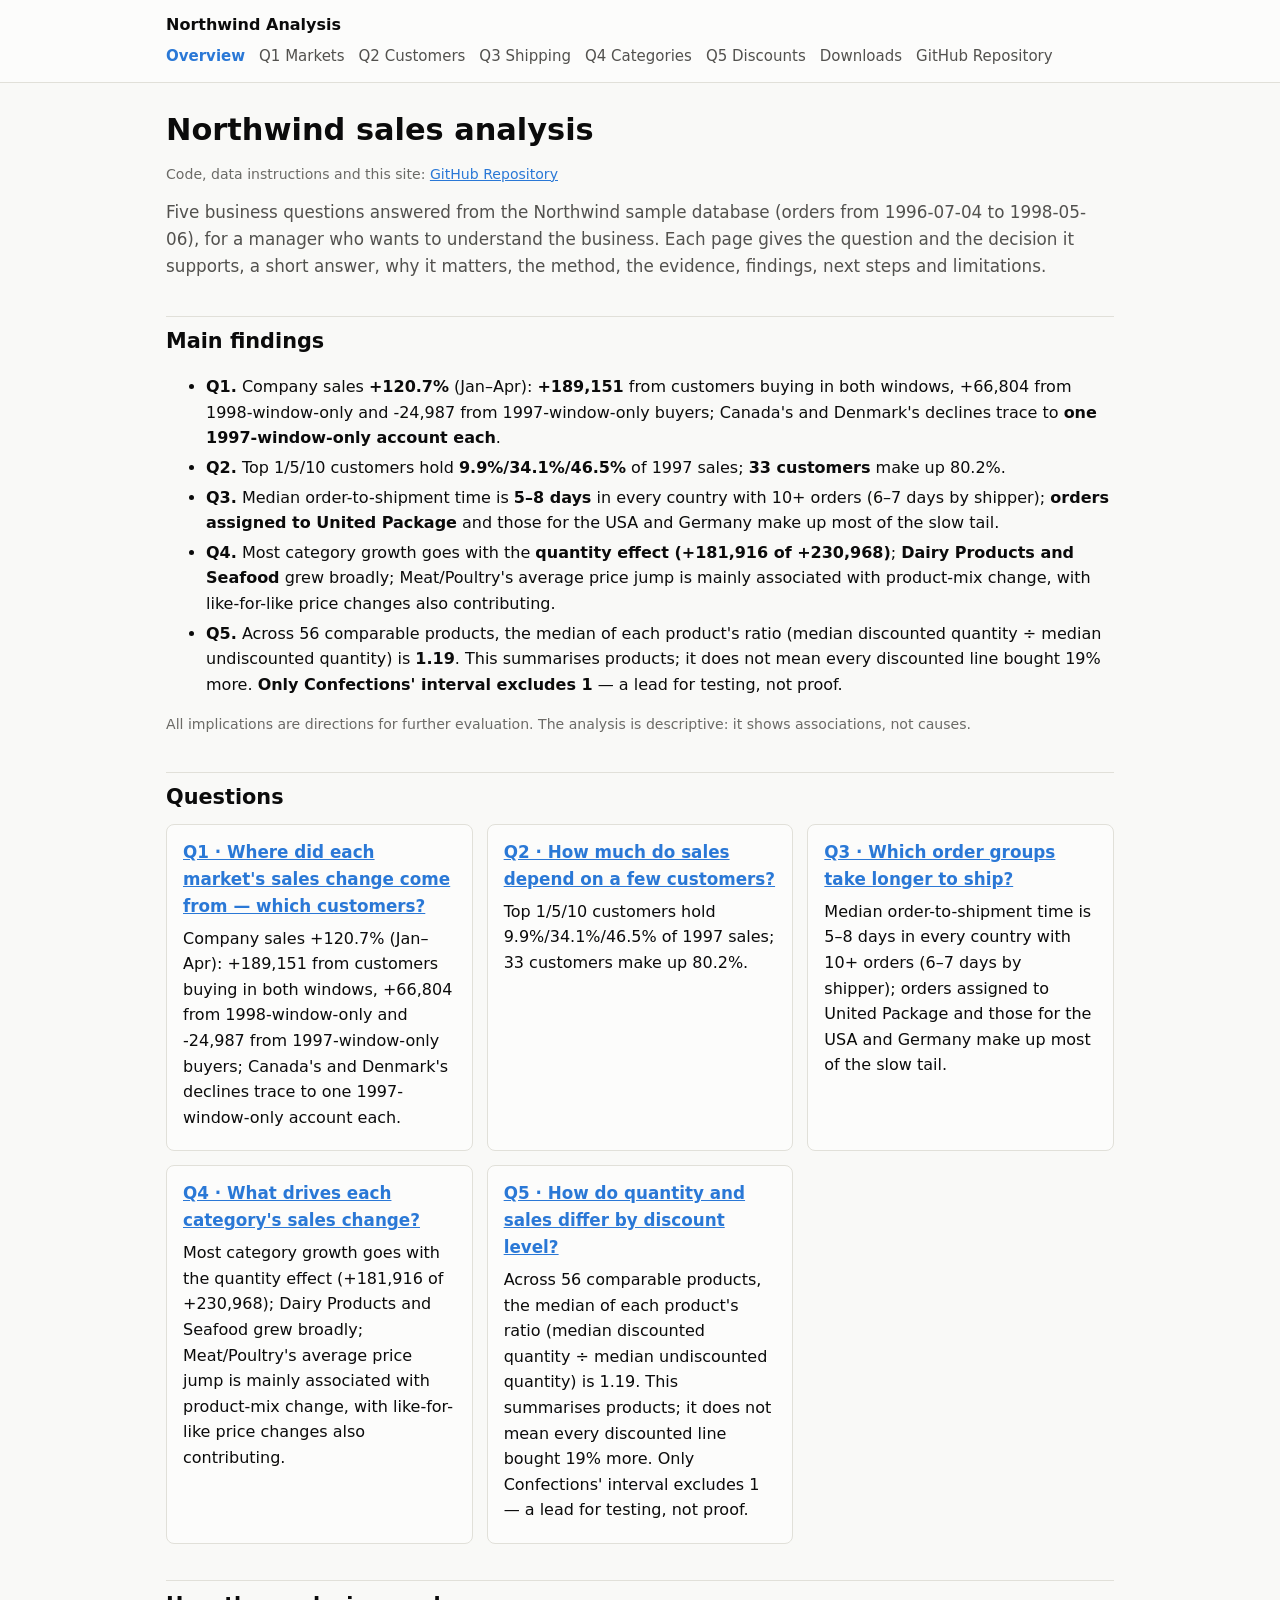
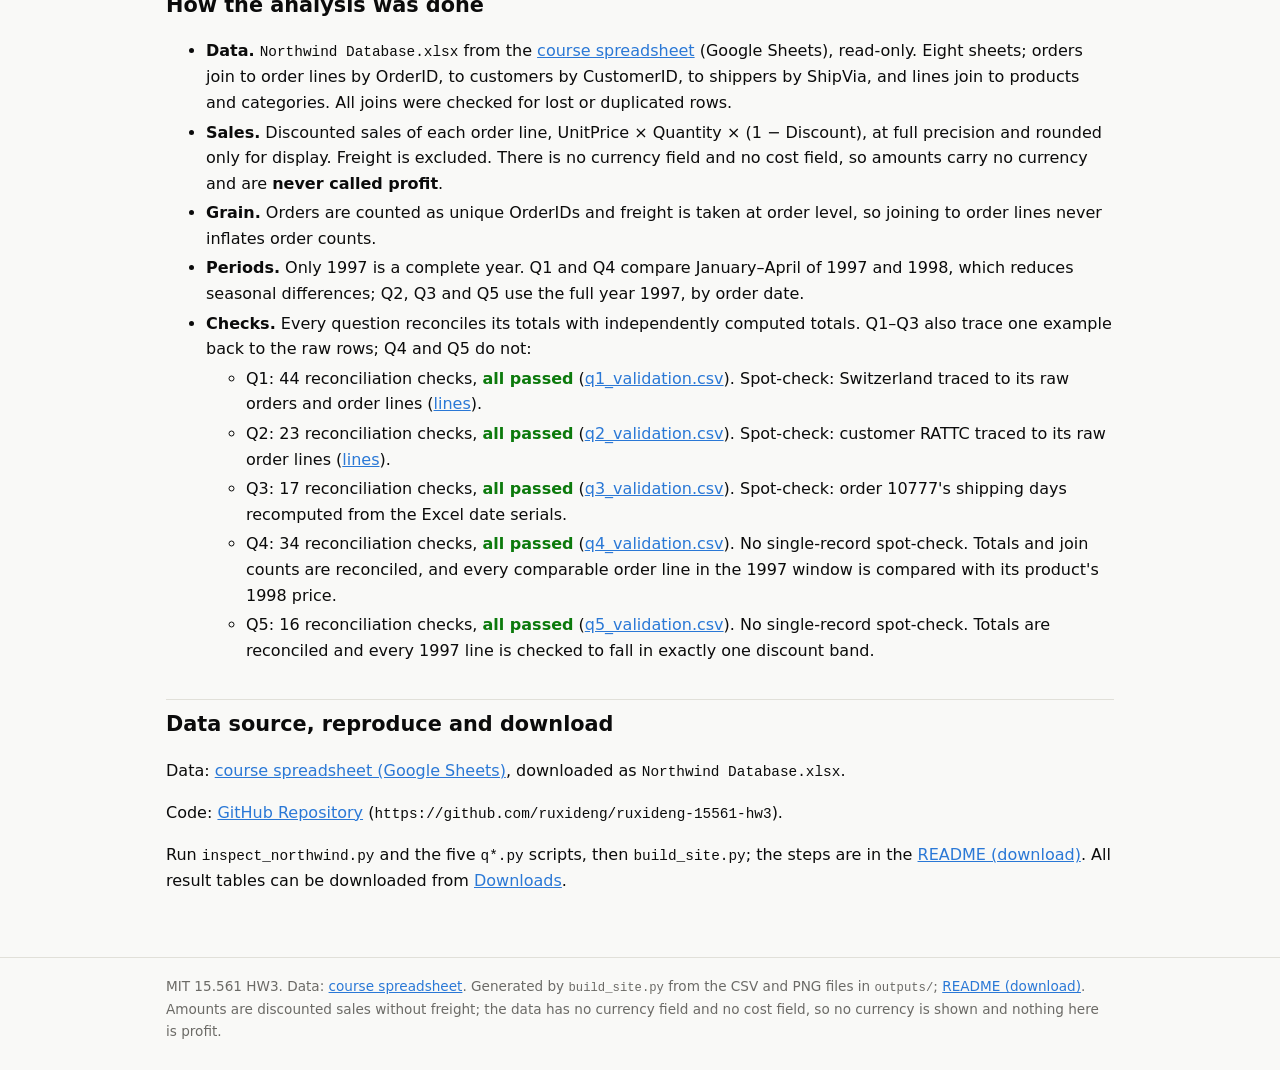
<file: site/index.html>
<!doctype html>
<html lang="en"><head><meta charset="utf-8">
<meta name="viewport" content="width=device-width, initial-scale=1">
<title>Overview · Northwind Analysis</title>
<link rel="stylesheet" href="style.css"></head>
<body><header class="top"><div class="wrap"><span class="brand">Northwind Analysis</span>
<nav><a href="index.html" aria-current="page">Overview</a><a href="q1.html">Q1 Markets</a><a href="q2.html">Q2 Customers</a><a href="q3.html">Q3 Shipping</a><a href="q4.html">Q4 Categories</a><a href="q5.html">Q5 Discounts</a><a href="downloads.html">Downloads</a><a href="https://github.com/ruxideng/ruxideng-15561-hw3" rel="noopener">GitHub Repository</a></nav></div></header>
<main class="wrap"><h1>Northwind sales analysis</h1><p class="note">Code, data instructions and this site: <a href="https://github.com/ruxideng/ruxideng-15561-hw3">GitHub Repository</a></p><p class="lede">Five business questions answered from the Northwind sample database (orders from 1996-07-04 to 1998-05-06), for a manager who wants to understand the business. Each page gives the question and the decision it supports, a short answer, why it matters, the method, the evidence, findings, next steps and limitations.</p><section><h2>Main findings</h2><ul class="tight"><li><strong>Q1.</strong> Company sales <strong>+120.7%</strong> (Jan–Apr): <strong>+189,151</strong> from customers buying in both windows, +66,804 from 1998-window-only and -24,987 from 1997-window-only buyers; Canada's and Denmark's declines trace to <strong>one 1997-window-only account each</strong>.</li><li><strong>Q2.</strong> Top 1/5/10 customers hold <strong>9.9%/34.1%/46.5%</strong> of 1997 sales; <strong>33 customers</strong> make up 80.2%.</li><li><strong>Q3.</strong> Median order-to-shipment time is <strong>5–8 days</strong> in every country with 10+ orders (6–7 days by shipper); <strong>orders assigned to United Package</strong> and those for the USA and Germany make up most of the slow tail.</li><li><strong>Q4.</strong> Most category growth goes with the <strong>quantity effect (+181,916 of +230,968)</strong>; <strong>Dairy Products and Seafood</strong> grew broadly; Meat/Poultry's average price jump is mainly associated with product-mix change, with like-for-like price changes also contributing.</li><li><strong>Q5.</strong> Across 56 comparable products, the median of each product's ratio (median discounted quantity ÷ median undiscounted quantity) is <strong>1.19</strong>. This summarises products; it does not mean every discounted line bought 19% more. <strong>Only Confections' interval excludes 1</strong> — a lead for testing, not proof.</li></ul><p class="note">All implications are directions for further evaluation. The analysis is descriptive: it shows associations, not causes.</p></section><section><h2>Questions</h2><div class="cards"><div class="card"><h3><a href="q1.html">Q1 · Where did each market&#x27;s sales change come from — which customers?</a></h3><p>Company sales +120.7% (Jan–Apr): +189,151 from customers buying in both windows, +66,804 from 1998-window-only and -24,987 from 1997-window-only buyers; Canada's and Denmark's declines trace to one 1997-window-only account each.</p></div><div class="card"><h3><a href="q2.html">Q2 · How much do sales depend on a few customers?</a></h3><p>Top 1/5/10 customers hold 9.9%/34.1%/46.5% of 1997 sales; 33 customers make up 80.2%.</p></div><div class="card"><h3><a href="q3.html">Q3 · Which order groups take longer to ship?</a></h3><p>Median order-to-shipment time is 5–8 days in every country with 10+ orders (6–7 days by shipper); orders assigned to United Package and those for the USA and Germany make up most of the slow tail.</p></div><div class="card"><h3><a href="q4.html">Q4 · What drives each category&#x27;s sales change?</a></h3><p>Most category growth goes with the quantity effect (+181,916 of +230,968); Dairy Products and Seafood grew broadly; Meat/Poultry's average price jump is mainly associated with product-mix change, with like-for-like price changes also contributing.</p></div><div class="card"><h3><a href="q5.html">Q5 · How do quantity and sales differ by discount level?</a></h3><p>Across 56 comparable products, the median of each product's ratio (median discounted quantity ÷ median undiscounted quantity) is 1.19. This summarises products; it does not mean every discounted line bought 19% more. Only Confections' interval excludes 1 — a lead for testing, not proof.</p></div></div></section><section><h2>How the analysis was done</h2><ul class="tight"><li><strong>Data.</strong> <code>Northwind Database.xlsx</code> from the <a href="https://docs.google.com/spreadsheets/d/1mD4Hn4NZdJlXMC4EJcSp27vg-_jbxUYJ95vQvMbSpVM/edit">course spreadsheet</a> (Google Sheets), read-only. Eight sheets; orders join to order lines by OrderID, to customers by CustomerID, to shippers by ShipVia, and lines join to products and categories. All joins were checked for lost or duplicated rows.</li><li><strong>Sales.</strong> Discounted sales of each order line, UnitPrice × Quantity × (1 − Discount), at full precision and rounded only for display. Freight is excluded. There is no currency field and no cost field, so amounts carry no currency and are <strong>never called profit</strong>.</li><li><strong>Grain.</strong> Orders are counted as unique OrderIDs and freight is taken at order level, so joining to order lines never inflates order counts.</li><li><strong>Periods.</strong> Only 1997 is a complete year. Q1 and Q4 compare January–April of 1997 and 1998, which reduces seasonal differences; Q2, Q3 and Q5 use the full year 1997, by order date.</li><li><strong>Checks.</strong> Every question reconciles its totals with independently computed totals. Q1–Q3 also trace one example back to the raw rows; Q4 and Q5 do not:<ul class="tight"><li>Q1: 44 reconciliation checks, <span class="pass">all passed</span> (<a href="data/q1_country/q1_validation.csv">q1_validation.csv</a>). Spot-check: Switzerland traced to its raw orders and order lines (<a href="data/q1_country/spotcheck_Switzerland_lines.csv">lines</a>).</li><li>Q2: 23 reconciliation checks, <span class="pass">all passed</span> (<a href="data/q2_customers/q2_validation.csv">q2_validation.csv</a>). Spot-check: customer RATTC traced to its raw order lines (<a href="data/q2_customers/spotcheck_RATTC_lines.csv">lines</a>).</li><li>Q3: 17 reconciliation checks, <span class="pass">all passed</span> (<a href="data/q3_shipping/q3_validation.csv">q3_validation.csv</a>). Spot-check: order 10777's shipping days recomputed from the Excel date serials.</li><li>Q4: 34 reconciliation checks, <span class="pass">all passed</span> (<a href="data/q4_categories/q4_validation.csv">q4_validation.csv</a>). No single-record spot-check. Totals and join counts are reconciled, and every comparable order line in the 1997 window is compared with its product's 1998 price.</li><li>Q5: 16 reconciliation checks, <span class="pass">all passed</span> (<a href="data/q5_discounts/q5_validation.csv">q5_validation.csv</a>). No single-record spot-check. Totals are reconciled and every 1997 line is checked to fall in exactly one discount band.</li></ul></li></ul></section><section><h2>Data source, reproduce and download</h2><p>Data: <a href="https://docs.google.com/spreadsheets/d/1mD4Hn4NZdJlXMC4EJcSp27vg-_jbxUYJ95vQvMbSpVM/edit">course spreadsheet (Google Sheets)</a>, downloaded as <code>Northwind Database.xlsx</code>.</p><p>Code: <a href="https://github.com/ruxideng/ruxideng-15561-hw3">GitHub Repository</a> (<code>https://github.com/ruxideng/ruxideng-15561-hw3</code>).</p><p>Run <code>inspect_northwind.py</code> and the five <code>q*.py</code> scripts, then <code>build_site.py</code>; the steps are in the <a href="README.md" download>README (download)</a>. All result tables can be downloaded from <a href="downloads.html">Downloads</a>.</p></section></main>
<footer><div class="wrap">MIT 15.561 HW3. Data: <a href="https://docs.google.com/spreadsheets/d/1mD4Hn4NZdJlXMC4EJcSp27vg-_jbxUYJ95vQvMbSpVM/edit">course spreadsheet</a>.
Generated by <code>build_site.py</code> from the CSV and PNG files in <code>outputs/</code>;
<a href="README.md" download>README (download)</a>. Amounts are discounted sales without freight; the
data has no currency field and no cost field, so no currency is shown and nothing here is profit.</div></footer>
</body></html>
</file>
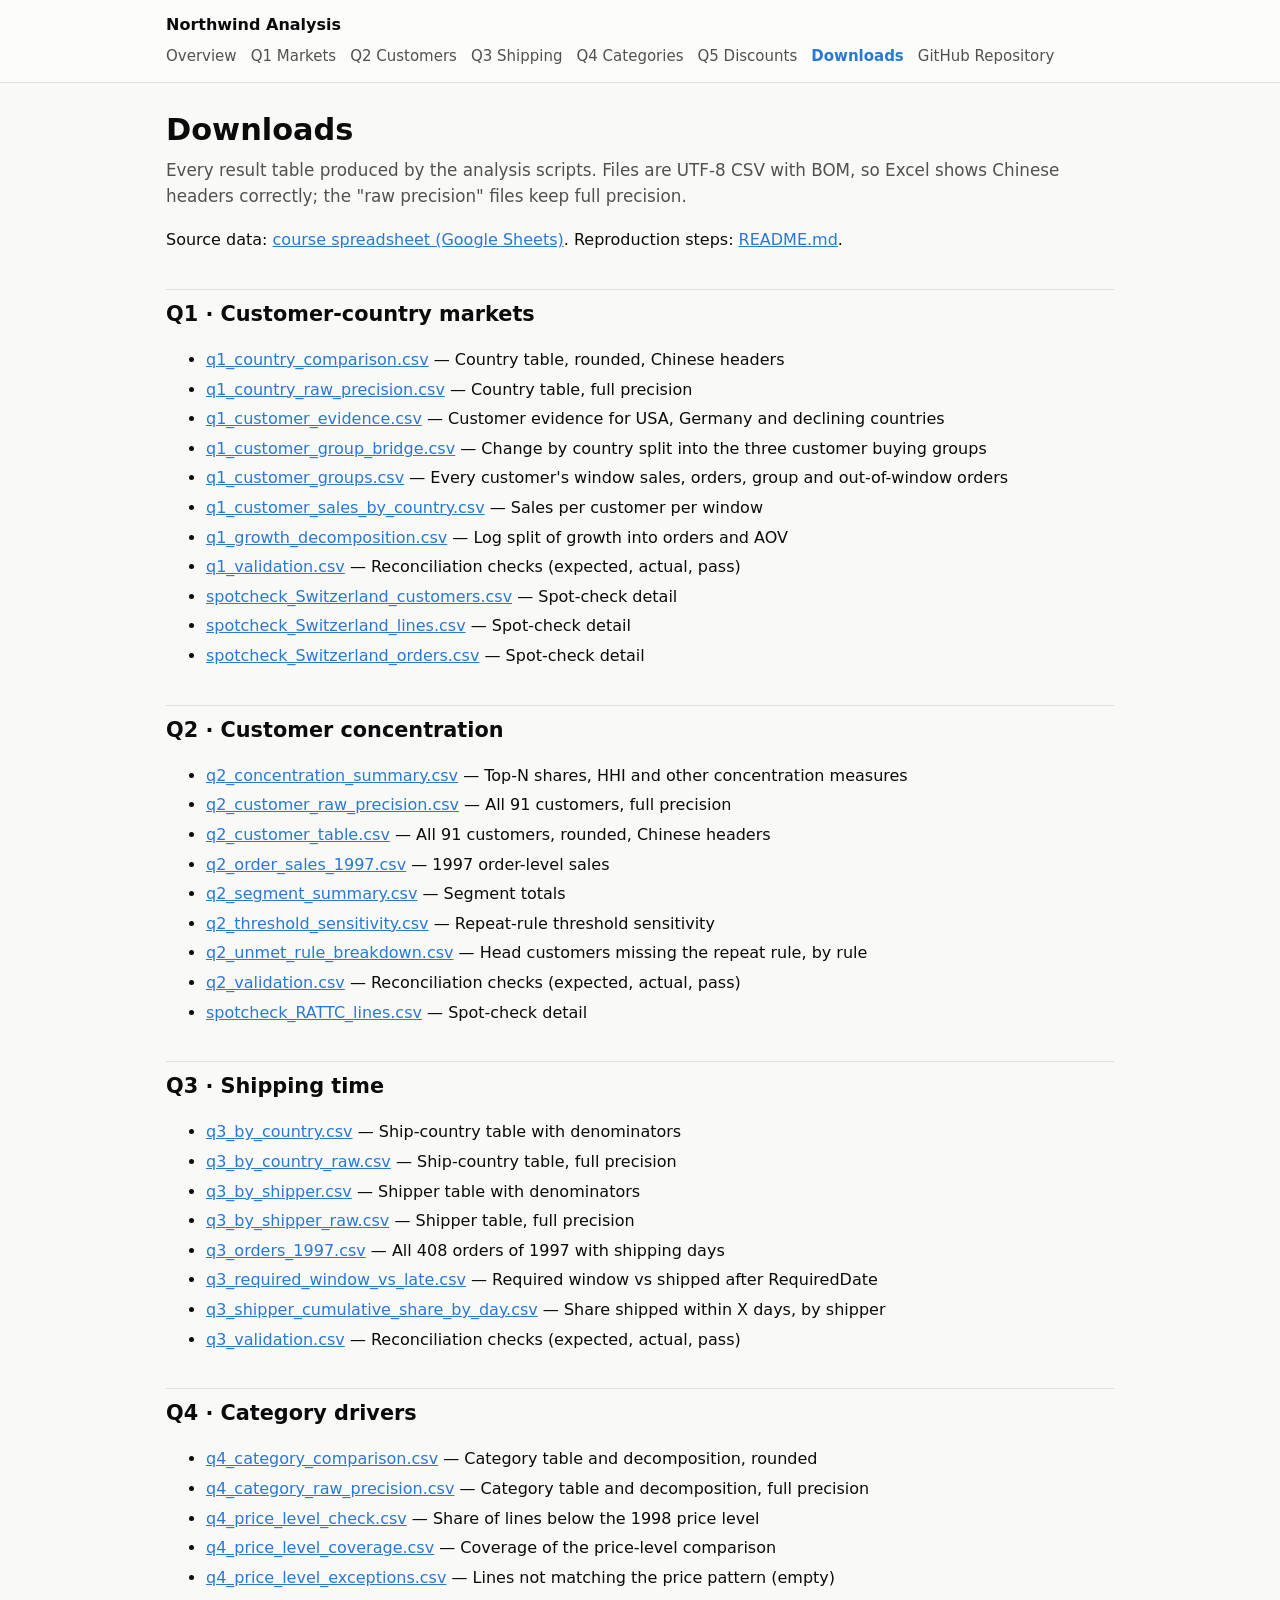
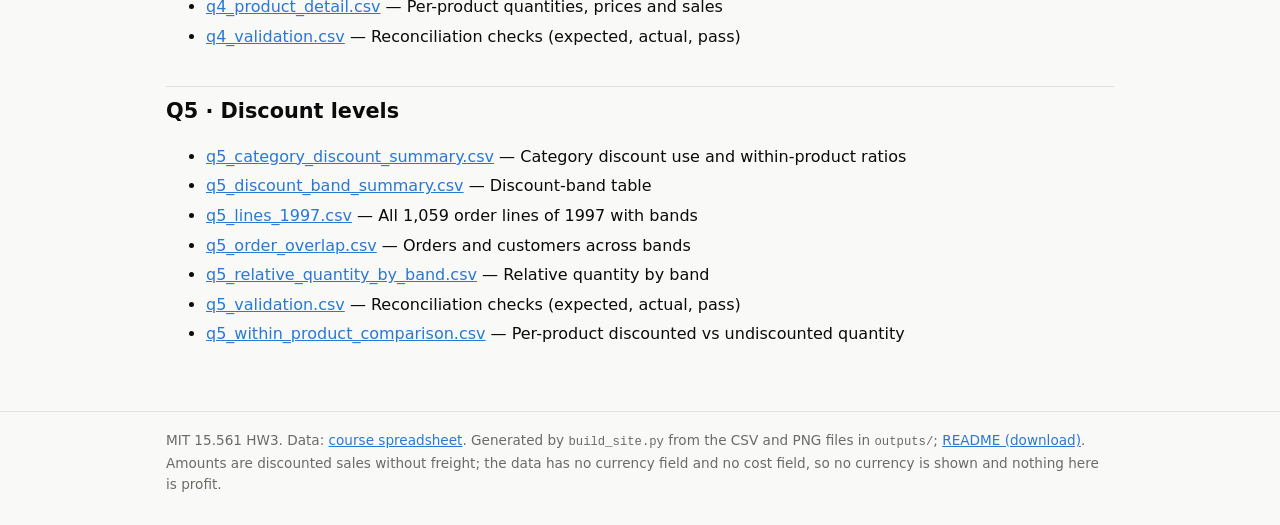
<file: site/downloads.html>
<!doctype html>
<html lang="en"><head><meta charset="utf-8">
<meta name="viewport" content="width=device-width, initial-scale=1">
<title>Downloads · Northwind Analysis</title>
<link rel="stylesheet" href="style.css"></head>
<body><header class="top"><div class="wrap"><span class="brand">Northwind Analysis</span>
<nav><a href="index.html">Overview</a><a href="q1.html">Q1 Markets</a><a href="q2.html">Q2 Customers</a><a href="q3.html">Q3 Shipping</a><a href="q4.html">Q4 Categories</a><a href="q5.html">Q5 Discounts</a><a href="downloads.html" aria-current="page">Downloads</a><a href="https://github.com/ruxideng/ruxideng-15561-hw3" rel="noopener">GitHub Repository</a></nav></div></header>
<main class="wrap"><h1>Downloads</h1><p class="lede">Every result table produced by the analysis scripts. Files are UTF-8 CSV with BOM, so Excel shows Chinese headers correctly; the "raw precision" files keep full precision.</p><p>Source data: <a href="https://docs.google.com/spreadsheets/d/1mD4Hn4NZdJlXMC4EJcSp27vg-_jbxUYJ95vQvMbSpVM/edit">course spreadsheet (Google Sheets)</a>. Reproduction steps: <a href="README.md" download>README.md</a>.</p><section><h2>Q1 · Customer-country markets</h2><ul class="tight"><li><a href="data/q1_country/q1_country_comparison.csv">q1_country_comparison.csv</a> — Country table, rounded, Chinese headers</li><li><a href="data/q1_country/q1_country_raw_precision.csv">q1_country_raw_precision.csv</a> — Country table, full precision</li><li><a href="data/q1_country/q1_customer_evidence.csv">q1_customer_evidence.csv</a> — Customer evidence for USA, Germany and declining countries</li><li><a href="data/q1_country/q1_customer_group_bridge.csv">q1_customer_group_bridge.csv</a> — Change by country split into the three customer buying groups</li><li><a href="data/q1_country/q1_customer_groups.csv">q1_customer_groups.csv</a> — Every customer&#x27;s window sales, orders, group and out-of-window orders</li><li><a href="data/q1_country/q1_customer_sales_by_country.csv">q1_customer_sales_by_country.csv</a> — Sales per customer per window</li><li><a href="data/q1_country/q1_growth_decomposition.csv">q1_growth_decomposition.csv</a> — Log split of growth into orders and AOV</li><li><a href="data/q1_country/q1_validation.csv">q1_validation.csv</a> — Reconciliation checks (expected, actual, pass)</li><li><a href="data/q1_country/spotcheck_Switzerland_customers.csv">spotcheck_Switzerland_customers.csv</a> — Spot-check detail</li><li><a href="data/q1_country/spotcheck_Switzerland_lines.csv">spotcheck_Switzerland_lines.csv</a> — Spot-check detail</li><li><a href="data/q1_country/spotcheck_Switzerland_orders.csv">spotcheck_Switzerland_orders.csv</a> — Spot-check detail</li></ul></section><section><h2>Q2 · Customer concentration</h2><ul class="tight"><li><a href="data/q2_customers/q2_concentration_summary.csv">q2_concentration_summary.csv</a> — Top-N shares, HHI and other concentration measures</li><li><a href="data/q2_customers/q2_customer_raw_precision.csv">q2_customer_raw_precision.csv</a> — All 91 customers, full precision</li><li><a href="data/q2_customers/q2_customer_table.csv">q2_customer_table.csv</a> — All 91 customers, rounded, Chinese headers</li><li><a href="data/q2_customers/q2_order_sales_1997.csv">q2_order_sales_1997.csv</a> — 1997 order-level sales</li><li><a href="data/q2_customers/q2_segment_summary.csv">q2_segment_summary.csv</a> — Segment totals</li><li><a href="data/q2_customers/q2_threshold_sensitivity.csv">q2_threshold_sensitivity.csv</a> — Repeat-rule threshold sensitivity</li><li><a href="data/q2_customers/q2_unmet_rule_breakdown.csv">q2_unmet_rule_breakdown.csv</a> — Head customers missing the repeat rule, by rule</li><li><a href="data/q2_customers/q2_validation.csv">q2_validation.csv</a> — Reconciliation checks (expected, actual, pass)</li><li><a href="data/q2_customers/spotcheck_RATTC_lines.csv">spotcheck_RATTC_lines.csv</a> — Spot-check detail</li></ul></section><section><h2>Q3 · Shipping time</h2><ul class="tight"><li><a href="data/q3_shipping/q3_by_country.csv">q3_by_country.csv</a> — Ship-country table with denominators</li><li><a href="data/q3_shipping/q3_by_country_raw.csv">q3_by_country_raw.csv</a> — Ship-country table, full precision</li><li><a href="data/q3_shipping/q3_by_shipper.csv">q3_by_shipper.csv</a> — Shipper table with denominators</li><li><a href="data/q3_shipping/q3_by_shipper_raw.csv">q3_by_shipper_raw.csv</a> — Shipper table, full precision</li><li><a href="data/q3_shipping/q3_orders_1997.csv">q3_orders_1997.csv</a> — All 408 orders of 1997 with shipping days</li><li><a href="data/q3_shipping/q3_required_window_vs_late.csv">q3_required_window_vs_late.csv</a> — Required window vs shipped after RequiredDate</li><li><a href="data/q3_shipping/q3_shipper_cumulative_share_by_day.csv">q3_shipper_cumulative_share_by_day.csv</a> — Share shipped within X days, by shipper</li><li><a href="data/q3_shipping/q3_validation.csv">q3_validation.csv</a> — Reconciliation checks (expected, actual, pass)</li></ul></section><section><h2>Q4 · Category drivers</h2><ul class="tight"><li><a href="data/q4_categories/q4_category_comparison.csv">q4_category_comparison.csv</a> — Category table and decomposition, rounded</li><li><a href="data/q4_categories/q4_category_raw_precision.csv">q4_category_raw_precision.csv</a> — Category table and decomposition, full precision</li><li><a href="data/q4_categories/q4_price_level_check.csv">q4_price_level_check.csv</a> — Share of lines below the 1998 price level</li><li><a href="data/q4_categories/q4_price_level_coverage.csv">q4_price_level_coverage.csv</a> — Coverage of the price-level comparison</li><li><a href="data/q4_categories/q4_price_level_exceptions.csv">q4_price_level_exceptions.csv</a> — Lines not matching the price pattern (empty)</li><li><a href="data/q4_categories/q4_product_detail.csv">q4_product_detail.csv</a> — Per-product quantities, prices and sales</li><li><a href="data/q4_categories/q4_validation.csv">q4_validation.csv</a> — Reconciliation checks (expected, actual, pass)</li></ul></section><section><h2>Q5 · Discount levels</h2><ul class="tight"><li><a href="data/q5_discounts/q5_category_discount_summary.csv">q5_category_discount_summary.csv</a> — Category discount use and within-product ratios</li><li><a href="data/q5_discounts/q5_discount_band_summary.csv">q5_discount_band_summary.csv</a> — Discount-band table</li><li><a href="data/q5_discounts/q5_lines_1997.csv">q5_lines_1997.csv</a> — All 1,059 order lines of 1997 with bands</li><li><a href="data/q5_discounts/q5_order_overlap.csv">q5_order_overlap.csv</a> — Orders and customers across bands</li><li><a href="data/q5_discounts/q5_relative_quantity_by_band.csv">q5_relative_quantity_by_band.csv</a> — Relative quantity by band</li><li><a href="data/q5_discounts/q5_validation.csv">q5_validation.csv</a> — Reconciliation checks (expected, actual, pass)</li><li><a href="data/q5_discounts/q5_within_product_comparison.csv">q5_within_product_comparison.csv</a> — Per-product discounted vs undiscounted quantity</li></ul></section></main>
<footer><div class="wrap">MIT 15.561 HW3. Data: <a href="https://docs.google.com/spreadsheets/d/1mD4Hn4NZdJlXMC4EJcSp27vg-_jbxUYJ95vQvMbSpVM/edit">course spreadsheet</a>.
Generated by <code>build_site.py</code> from the CSV and PNG files in <code>outputs/</code>;
<a href="README.md" download>README (download)</a>. Amounts are discounted sales without freight; the
data has no currency field and no cost field, so no currency is shown and nothing here is profit.</div></footer>
</body></html>
</file>
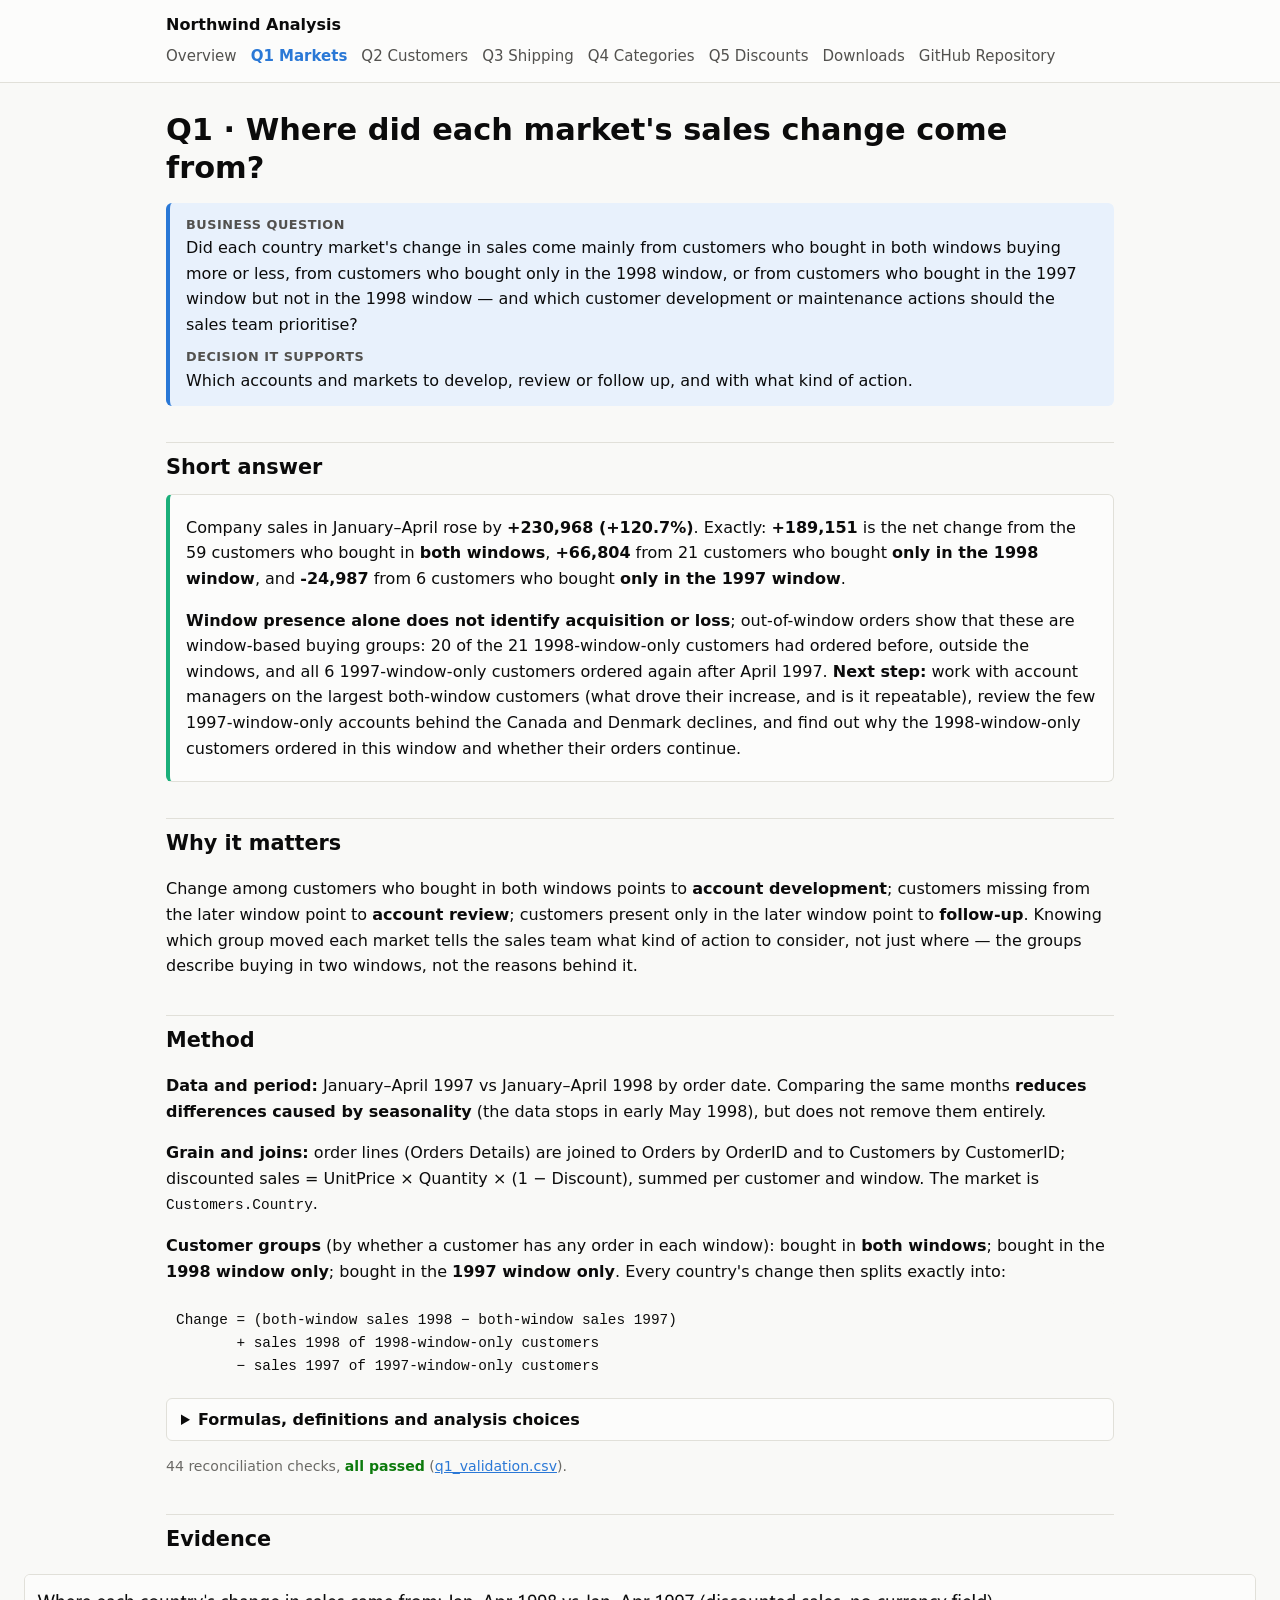
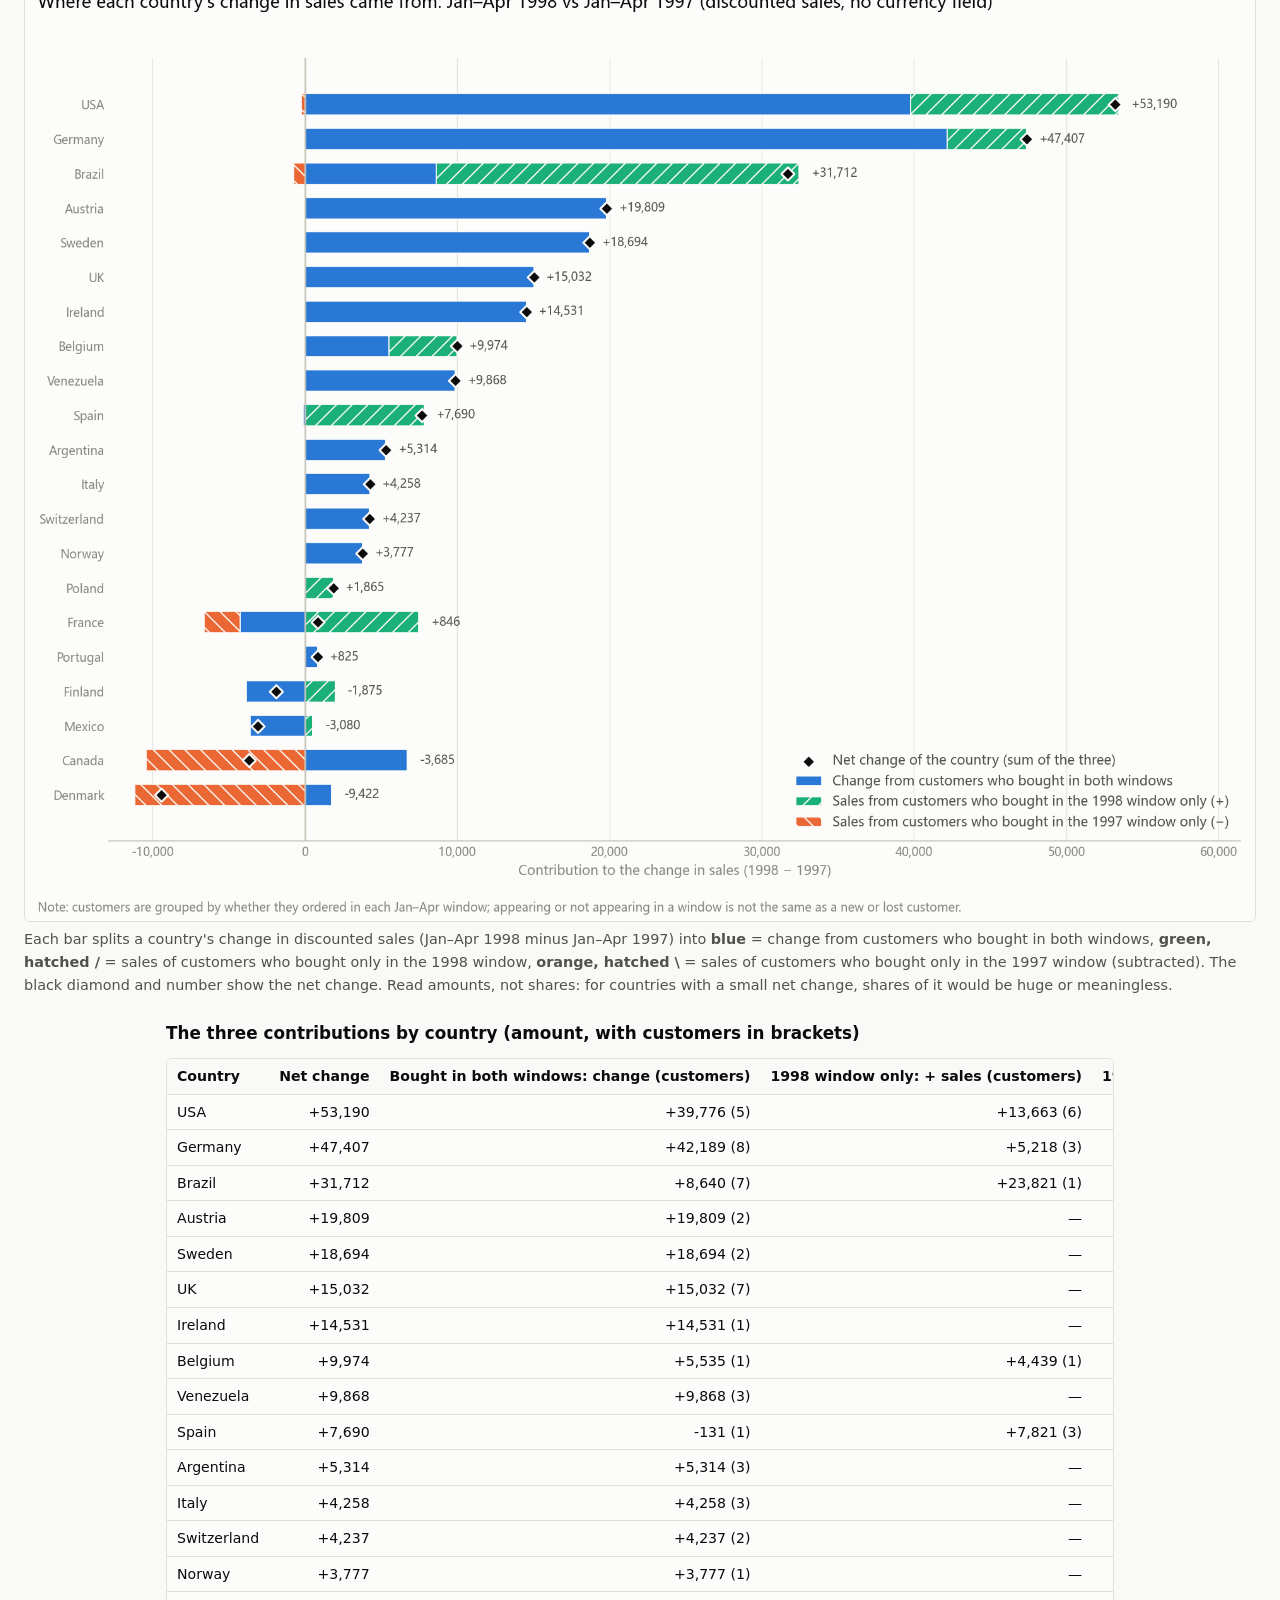
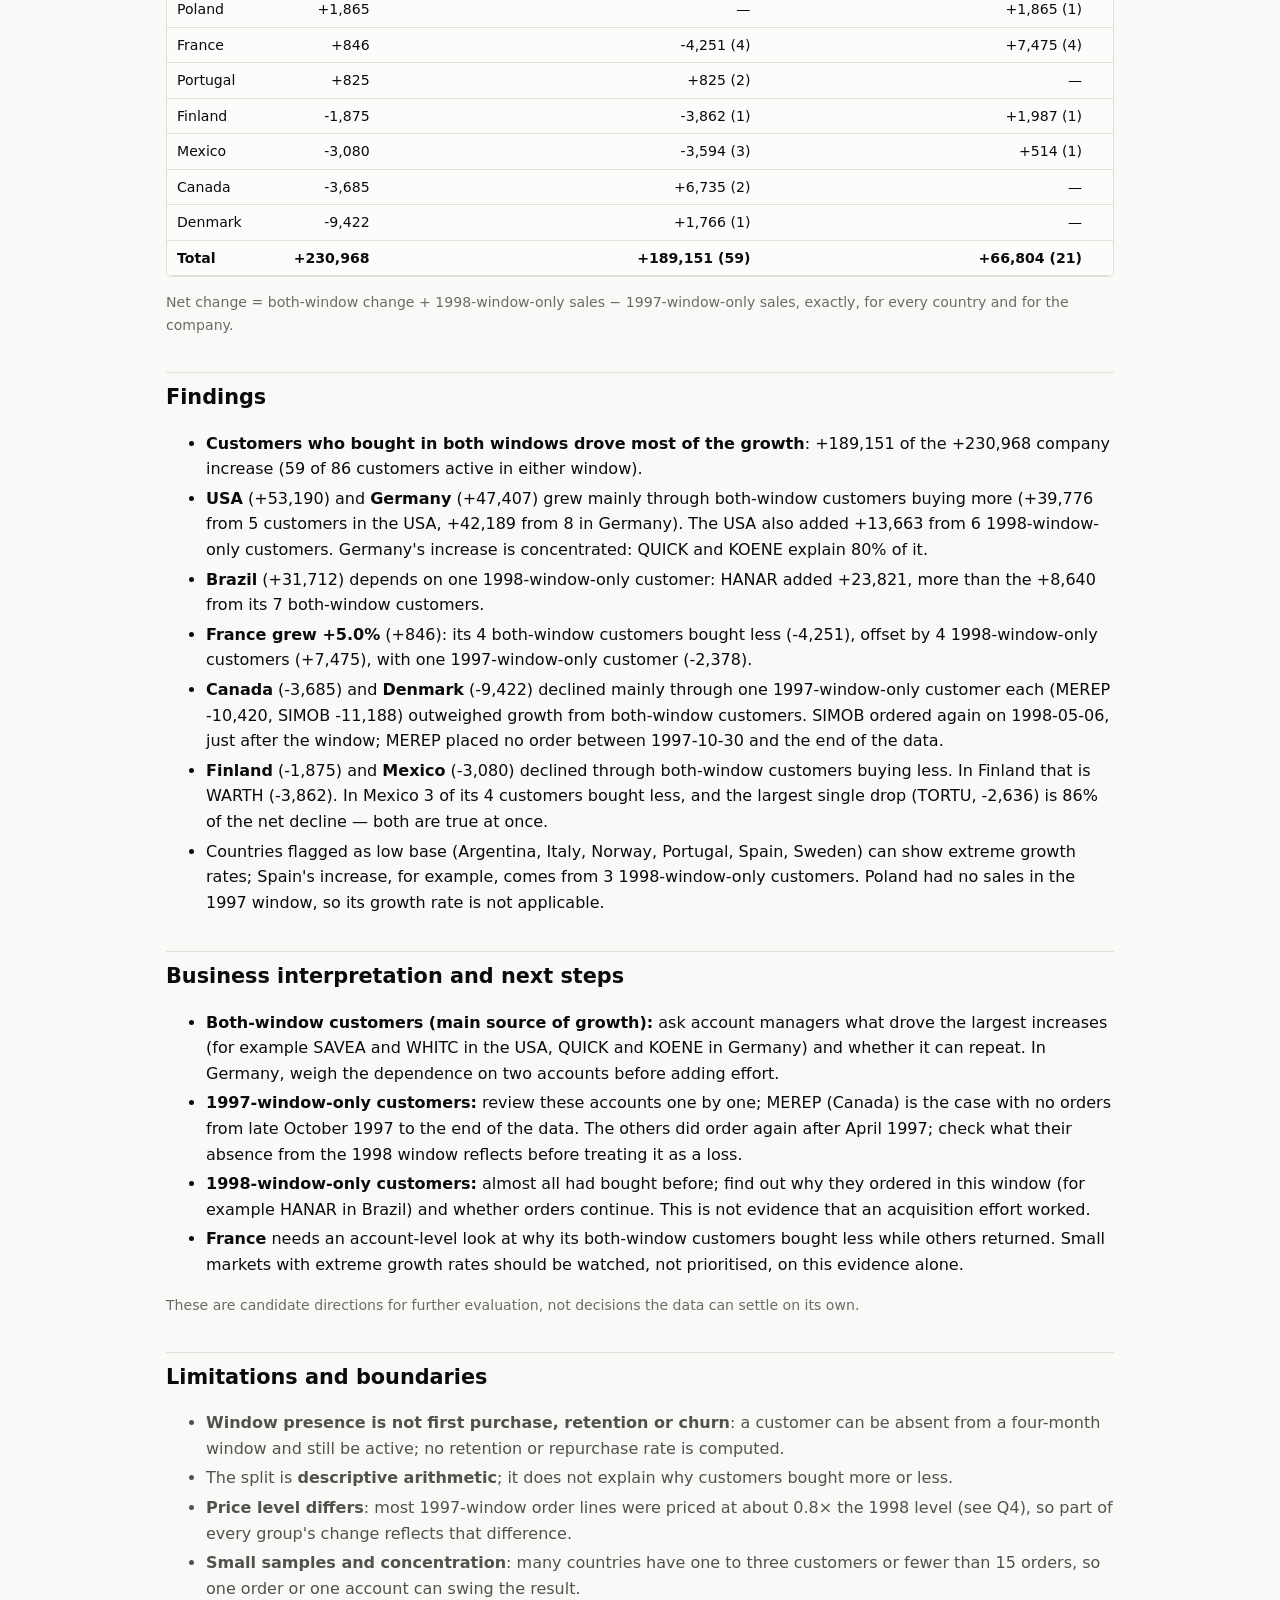
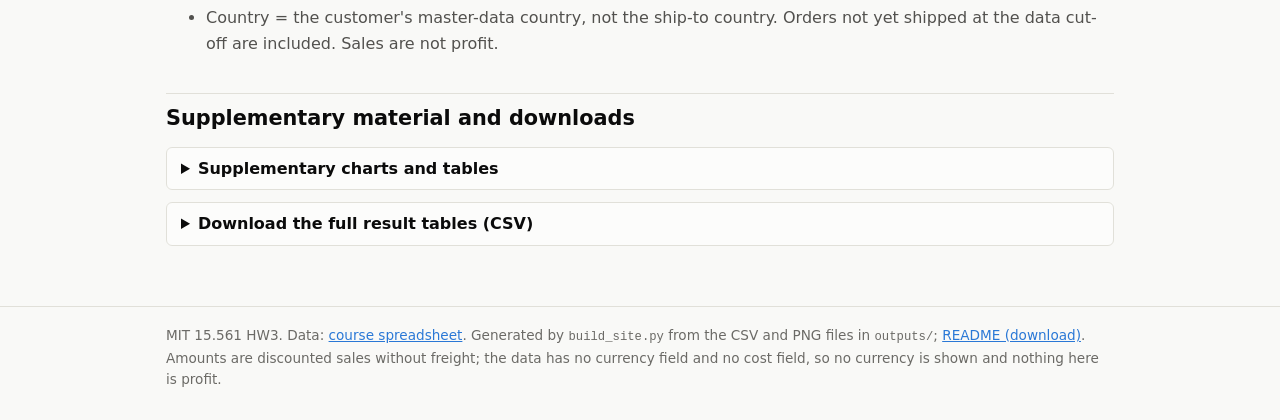
<file: site/q1.html>
<!doctype html>
<html lang="en"><head><meta charset="utf-8">
<meta name="viewport" content="width=device-width, initial-scale=1">
<title>Q1 · Where did each market&#x27;s sales change come from? · Northwind Analysis</title>
<link rel="stylesheet" href="style.css"></head>
<body><header class="top"><div class="wrap"><span class="brand">Northwind Analysis</span>
<nav><a href="index.html">Overview</a><a href="q1.html" aria-current="page">Q1 Markets</a><a href="q2.html">Q2 Customers</a><a href="q3.html">Q3 Shipping</a><a href="q4.html">Q4 Categories</a><a href="q5.html">Q5 Discounts</a><a href="downloads.html">Downloads</a><a href="https://github.com/ruxideng/ruxideng-15561-hw3" rel="noopener">GitHub Repository</a></nav></div></header>
<main class="wrap"><h1>Q1 · Where did each market&#x27;s sales change come from?</h1><div class="question"><span class="label">Business question</span>Did each country market&#x27;s change in sales come mainly from customers who bought in both windows buying more or less, from customers who bought only in the 1998 window, or from customers who bought in the 1997 window but not in the 1998 window — and which customer development or maintenance actions should the sales team prioritise?<span class="label decision">Decision it supports</span>Which accounts and markets to develop, review or follow up, and with what kind of action.</div><section><h2>Short answer</h2><div class="answer"><p>Company sales in January–April rose by <strong>+230,968 (+120.7%)</strong>. Exactly: <strong>+189,151</strong> is the net change from the 59 customers who bought in <strong>both windows</strong>, <strong>+66,804</strong> from 21 customers who bought <strong>only in the 1998 window</strong>, and <strong>-24,987</strong> from 6 customers who bought <strong>only in the 1997 window</strong>.</p><p><strong>Window presence alone does not identify acquisition or loss</strong>; out-of-window orders show that these are window-based buying groups: 20 of the 21 1998-window-only customers had ordered before, outside the windows, and all 6 1997-window-only customers ordered again after April 1997. <strong>Next step:</strong> work with account managers on the largest both-window customers (what drove their increase, and is it repeatable), review the few 1997-window-only accounts behind the Canada and Denmark declines, and find out why the 1998-window-only customers ordered in this window and whether their orders continue.</p></div></section><section><h2>Why it matters</h2><p>Change among customers who bought in both windows points to <strong>account development</strong>; customers missing from the later window point to <strong>account review</strong>; customers present only in the later window point to <strong>follow-up</strong>. Knowing which group moved each market tells the sales team what kind of action to consider, not just where — the groups describe buying in two windows, not the reasons behind it.</p></section><section><h2>Method</h2><p><strong>Data and period:</strong> January–April 1997 vs January–April 1998 by order date. Comparing the same months <strong>reduces differences caused by seasonality</strong> (the data stops in early May 1998), but does not remove them entirely.</p><p><strong>Grain and joins:</strong> order lines (Orders Details) are joined to Orders by OrderID and to Customers by CustomerID; discounted sales = UnitPrice × Quantity × (1 − Discount), summed per customer and window. The market is <code>Customers.Country</code>.</p><p><strong>Customer groups</strong> (by whether a customer has any order in each window): bought in <strong>both windows</strong>; bought in the <strong>1998 window only</strong>; bought in the <strong>1997 window only</strong>. Every country's change then splits exactly into:</p><span class="formula">Change = (both-window sales 1998 − both-window sales 1997)
       + sales 1998 of 1998-window-only customers
       − sales 1997 of 1997-window-only customers</span><details><summary>Formulas, definitions and analysis choices</summary><span class="formula">Growth = (S1998 − S1997) / S1997   (not applicable when S1997 = 0)
AOV = Sales / unique OrderID
ln(S1/S0) = ln(O1/O0) + ln(AOV1/AOV0)   where O = orders</span><p>Windows: OrderDate 1997-01-01 to 1997-04-30 and 1998-01-01 to 1998-04-30. Context columns: orders placed outside both windows (before 1998 for 1998-window-only customers; after April 1997 for 1997-window-only customers). They describe purchase timing and do not turn the groups into new or lost customers. Flags: low base = 1997 sales below 2% of the 1997 total; ≤2 customers in either window; one customer above 50% of a window's sales. Checks: the three groups are mutually exclusive, cover every customer active in either window, and their contributions add up to each country's and the company's change.</p></details><p class="note">44 reconciliation checks, <span class="pass">all passed</span> (<a href="data/q1_country/q1_validation.csv">q1_validation.csv</a>).</p></section><section><h2>Evidence</h2><figure><a href="img/q1_customer_group_bridge_en.png"><img src="img/q1_customer_group_bridge_en.png" alt="Stacked bars per country splitting the change in sales into three customer groups" loading="lazy"></a><figcaption>Each bar splits a country's change in discounted sales (Jan–Apr 1998 minus Jan–Apr 1997) into <strong>blue</strong> = change from customers who bought in both windows, <strong>green, hatched /</strong> = sales of customers who bought only in the 1998 window, <strong>orange, hatched \</strong> = sales of customers who bought only in the 1997 window (subtracted). The black diamond and number show the net change. Read amounts, not shares: for countries with a small net change, shares of it would be huge or meaningless.</figcaption></figure><h3>The three contributions by country (amount, with customers in brackets)</h3><div class="table-wrap"><table><thead><tr><th class="l">Country</th><th>Net change</th><th>Bought in both windows: change (customers)</th><th>1998 window only: + sales (customers)</th><th>1997 window only: − sales (customers)</th></tr></thead><tbody><tr><td class="l">USA</td><td>+53,190</td><td>+39,776 (5)</td><td>+13,663 (6)</td><td>-249 (2)</td></tr><tr><td class="l">Germany</td><td>+47,407</td><td>+42,189 (8)</td><td>+5,218 (3)</td><td>—</td></tr><tr><td class="l">Brazil</td><td>+31,712</td><td>+8,640 (7)</td><td>+23,821 (1)</td><td>-750 (1)</td></tr><tr><td class="l">Austria</td><td>+19,809</td><td>+19,809 (2)</td><td>—</td><td>—</td></tr><tr><td class="l">Sweden</td><td>+18,694</td><td>+18,694 (2)</td><td>—</td><td>—</td></tr><tr><td class="l">UK</td><td>+15,032</td><td>+15,032 (7)</td><td>—</td><td>—</td></tr><tr><td class="l">Ireland</td><td>+14,531</td><td>+14,531 (1)</td><td>—</td><td>—</td></tr><tr><td class="l">Belgium</td><td>+9,974</td><td>+5,535 (1)</td><td>+4,439 (1)</td><td>—</td></tr><tr><td class="l">Venezuela</td><td>+9,868</td><td>+9,868 (3)</td><td>—</td><td>—</td></tr><tr><td class="l">Spain</td><td>+7,690</td><td>-131 (1)</td><td>+7,821 (3)</td><td>—</td></tr><tr><td class="l">Argentina</td><td>+5,314</td><td>+5,314 (3)</td><td>—</td><td>—</td></tr><tr><td class="l">Italy</td><td>+4,258</td><td>+4,258 (3)</td><td>—</td><td>—</td></tr><tr><td class="l">Switzerland</td><td>+4,237</td><td>+4,237 (2)</td><td>—</td><td>—</td></tr><tr><td class="l">Norway</td><td>+3,777</td><td>+3,777 (1)</td><td>—</td><td>—</td></tr><tr><td class="l">Poland</td><td>+1,865</td><td>—</td><td>+1,865 (1)</td><td>—</td></tr><tr><td class="l">France</td><td>+846</td><td>-4,251 (4)</td><td>+7,475 (4)</td><td>-2,378 (1)</td></tr><tr><td class="l">Portugal</td><td>+825</td><td>+825 (2)</td><td>—</td><td>—</td></tr><tr><td class="l">Finland</td><td>-1,875</td><td>-3,862 (1)</td><td>+1,987 (1)</td><td>—</td></tr><tr><td class="l">Mexico</td><td>-3,080</td><td>-3,594 (3)</td><td>+514 (1)</td><td>—</td></tr><tr><td class="l">Canada</td><td>-3,685</td><td>+6,735 (2)</td><td>—</td><td>-10,420 (1)</td></tr><tr><td class="l">Denmark</td><td>-9,422</td><td>+1,766 (1)</td><td>—</td><td>-11,188 (1)</td></tr><tr class="total"><td class="l">Total</td><td>+230,968</td><td>+189,151 (59)</td><td>+66,804 (21)</td><td>-24,987 (6)</td></tr></tbody></table></div><p class="note">Net change = both-window change + 1998-window-only sales − 1997-window-only sales, exactly, for every country and for the company.</p></section><section><h2>Findings</h2><ul class="tight"><li><strong>Customers who bought in both windows drove most of the growth</strong>: +189,151 of the +230,968 company increase (59 of 86 customers active in either window).</li><li><strong>USA</strong> (+53,190) and <strong>Germany</strong> (+47,407) grew mainly through both-window customers buying more (+39,776 from 5 customers in the USA, +42,189 from 8 in Germany). The USA also added +13,663 from 6 1998-window-only customers. Germany's increase is concentrated: QUICK and KOENE explain 80% of it.</li><li><strong>Brazil</strong> (+31,712) depends on one 1998-window-only customer: HANAR added +23,821, more than the +8,640 from its 7 both-window customers.</li><li><strong>France grew +5.0%</strong> (+846): its 4 both-window customers bought less (-4,251), offset by 4 1998-window-only customers (+7,475), with one 1997-window-only customer (-2,378).</li><li><strong>Canada</strong> (-3,685) and <strong>Denmark</strong> (-9,422) declined mainly through one 1997-window-only customer each (MEREP -10,420, SIMOB -11,188) outweighed growth from both-window customers. SIMOB ordered again on 1998-05-06, just after the window; MEREP placed no order between 1997-10-30 and the end of the data.</li><li><strong>Finland</strong> (-1,875) and <strong>Mexico</strong> (-3,080) declined through both-window customers buying less. In Finland that is WARTH (-3,862). In Mexico 3 of its 4 customers bought less, and the largest single drop (TORTU, -2,636) is 86% of the net decline — both are true at once.</li><li>Countries flagged as low base (Argentina, Italy, Norway, Portugal, Spain, Sweden) can show extreme growth rates; Spain's increase, for example, comes from 3 1998-window-only customers. Poland had no sales in the 1997 window, so its growth rate is not applicable.</li></ul></section><section><h2>Business interpretation and next steps</h2><ul class="tight"><li><strong>Both-window customers (main source of growth):</strong> ask account managers what drove the largest increases (for example SAVEA and WHITC in the USA, QUICK and KOENE in Germany) and whether it can repeat. In Germany, weigh the dependence on two accounts before adding effort.</li><li><strong>1997-window-only customers:</strong> review these accounts one by one; MEREP (Canada) is the case with no orders from late October 1997 to the end of the data. The others did order again after April 1997; check what their absence from the 1998 window reflects before treating it as a loss.</li><li><strong>1998-window-only customers:</strong> almost all had bought before; find out why they ordered in this window (for example HANAR in Brazil) and whether orders continue. This is not evidence that an acquisition effort worked.</li><li><strong>France</strong> needs an account-level look at why its both-window customers bought less while others returned. Small markets with extreme growth rates should be watched, not prioritised, on this evidence alone.</li></ul><p class="note">These are candidate directions for further evaluation, not decisions the data can settle on its own.</p></section><section><h2>Limitations and boundaries</h2><ul class="tight limits"><li><strong>Window presence is not first purchase, retention or churn</strong>: a customer can be absent from a four-month window and still be active; no retention or repurchase rate is computed.</li><li>The split is <strong>descriptive arithmetic</strong>; it does not explain why customers bought more or less.</li><li><strong>Price level differs</strong>: most 1997-window order lines were priced at about 0.8× the 1998 level (see Q4), so part of every group's change reflects that difference.</li><li><strong>Small samples and concentration</strong>: many countries have one to three customers or fewer than 15 orders, so one order or one account can swing the result.</li><li>Country = the customer's master-data country, not the ship-to country. Orders not yet shipped at the data cut-off are included. Sales are not profit.</li></ul></section><section><h2>Supplementary material and downloads</h2><details><summary>Supplementary charts and tables</summary><figure><a href="img/q1_country_sales_chart_en.png"><img src="img/q1_country_sales_chart_en.png" alt="Bar charts of sales by country in both windows and the change" loading="lazy"></a><figcaption>Background: discounted sales by customer country, Jan–Apr 1997 (light) vs 1998 (dark), and the change with growth in brackets ("n/a" = no 1997 sales).</figcaption></figure><h3>Country size and growth (background)</h3><div class="table-wrap"><table><thead><tr><th class="l">Country</th><th>Sales 1997</th><th>Sales 1998</th><th>Change</th><th>Growth</th><th>Orders</th><th>Customers</th><th>AOV</th><th>Share Δ (pp)</th><th class="wrap-cell">Flags</th></tr></thead><tbody><tr><td class="l">USA</td><td>31,517.75</td><td>84,707.80</td><td>+53,190.05</td><td>+168.8%</td><td>12 → 35</td><td>7 → 11</td><td>2,626 → 2,420</td><td>+3.6</td><td class="wrap-cell"></td></tr><tr><td class="l">Germany</td><td>28,433.64</td><td>75,840.50</td><td>+47,406.86</td><td>+166.7%</td><td>17 → 32</td><td>8 → 11</td><td>1,673 → 2,370</td><td>+3.1</td><td class="wrap-cell">one customer &gt;50% of a window&#x27;s sales</td></tr><tr><td class="l">Brazil</td><td>11,097.12</td><td>42,808.69</td><td>+31,711.57</td><td>+285.8%</td><td>12 → 27</td><td>8 → 8</td><td>925 → 1,586</td><td>+4.3</td><td class="wrap-cell">one customer &gt;50% of a window&#x27;s sales</td></tr><tr><td class="l">Austria</td><td>19,973.36</td><td>39,782.65</td><td>+19,809.28</td><td>+99.2%</td><td>7 → 10</td><td>2 → 2</td><td>2,853 → 3,978</td><td>-1.0</td><td class="wrap-cell">≤2 customers in a window; one customer &gt;50% of a window&#x27;s sales</td></tr><tr><td class="l">UK</td><td>7,591.70</td><td>22,623.53</td><td>+15,031.83</td><td>+198.0%</td><td>9 → 16</td><td>7 → 7</td><td>844 → 1,414</td><td>+1.4</td><td class="wrap-cell"></td></tr><tr><td class="l">Ireland</td><td>5,870.92</td><td>20,402.12</td><td>+14,531.19</td><td>+247.5%</td><td>3 → 4</td><td>1 → 1</td><td>1,957 → 5,101</td><td>+1.8</td><td class="wrap-cell">≤2 customers in a window; one customer &gt;50% of a window&#x27;s sales</td></tr><tr><td class="l">Sweden</td><td>1,703.82</td><td>20,398.23</td><td>+18,694.41</td><td>+1097.2%</td><td>4 → 14</td><td>2 → 2</td><td>426 → 1,457</td><td>+3.9</td><td class="wrap-cell">low base (&lt;2% of 1997 total); ≤2 customers in a window; one customer &gt;50% of a window&#x27;s sales</td></tr><tr><td class="l">Venezuela</td><td>10,125.38</td><td>19,993.69</td><td>+9,868.31</td><td>+97.5%</td><td>8 → 16</td><td>3 → 3</td><td>1,266 → 1,250</td><td>-0.6</td><td class="wrap-cell">one customer &gt;50% of a window&#x27;s sales</td></tr><tr><td class="l">France</td><td>17,083.50</td><td>17,929.43</td><td>+845.93</td><td>+5.0%</td><td>14 → 22</td><td>5 → 8</td><td>1,220 → 815</td><td>-4.7</td><td class="wrap-cell"></td></tr><tr><td class="l">Belgium</td><td>6,109.48</td><td>16,083.67</td><td>+9,974.19</td><td>+163.3%</td><td>3 → 10</td><td>1 → 2</td><td>2,036 → 1,608</td><td>+0.6</td><td class="wrap-cell">≤2 customers in a window; one customer &gt;50% of a window&#x27;s sales</td></tr><tr><td class="l">Canada</td><td>15,210.71</td><td>11,525.55</td><td>-3,685.16</td><td>-24.2%</td><td>8 → 9</td><td>3 → 2</td><td>1,901 → 1,281</td><td>-5.2</td><td class="wrap-cell">≤2 customers in a window; one customer &gt;50% of a window&#x27;s sales</td></tr><tr><td class="l">Switzerland</td><td>4,411.80</td><td>8,649.01</td><td>+4,237.21</td><td>+96.0%</td><td>2 → 6</td><td>2 → 2</td><td>2,206 → 1,442</td><td>-0.3</td><td class="wrap-cell">≤2 customers in a window; one customer &gt;50% of a window&#x27;s sales</td></tr><tr><td class="l">Spain</td><td>338.20</td><td>8,028.60</td><td>+7,690.40</td><td>+2273.9%</td><td>1 → 12</td><td>1 → 4</td><td>338 → 669</td><td>+1.7</td><td class="wrap-cell">low base (&lt;2% of 1997 total); ≤2 customers in a window; one customer &gt;50% of a window&#x27;s sales</td></tr><tr><td class="l">Italy</td><td>2,585.69</td><td>6,843.80</td><td>+4,258.11</td><td>+164.7%</td><td>5 → 10</td><td>3 → 3</td><td>517 → 684</td><td>+0.3</td><td class="wrap-cell">low base (&lt;2% of 1997 total); one customer &gt;50% of a window&#x27;s sales</td></tr><tr><td class="l">Argentina</td><td>988.10</td><td>6,302.50</td><td>+5,314.40</td><td>+537.8%</td><td>3 → 10</td><td>3 → 3</td><td>329 → 630</td><td>+1.0</td><td class="wrap-cell">low base (&lt;2% of 1997 total)</td></tr><tr><td class="l">Denmark</td><td>13,706.40</td><td>4,284.00</td><td>-9,422.40</td><td>-68.7%</td><td>2 → 3</td><td>2 → 1</td><td>6,853 → 1,428</td><td>-6.1</td><td class="wrap-cell">≤2 customers in a window; one customer &gt;50% of a window&#x27;s sales</td></tr><tr><td class="l">Portugal</td><td>3,277.98</td><td>4,102.70</td><td>+824.71</td><td>+25.2%</td><td>4 → 3</td><td>2 → 2</td><td>819 → 1,368</td><td>-0.7</td><td class="wrap-cell">low base (&lt;2% of 1997 total); ≤2 customers in a window; one customer &gt;50% of a window&#x27;s sales</td></tr><tr><td class="l">Norway</td><td>200.00</td><td>3,976.75</td><td>+3,776.75</td><td>+1888.4%</td><td>1 → 3</td><td>1 → 1</td><td>200 → 1,326</td><td>+0.8</td><td class="wrap-cell">low base (&lt;2% of 1997 total); ≤2 customers in a window; one customer &gt;50% of a window&#x27;s sales</td></tr><tr><td class="l">Mexico</td><td>6,964.51</td><td>3,884.90</td><td>-3,079.61</td><td>-44.2%</td><td>4 → 5</td><td>3 → 4</td><td>1,741 → 777</td><td>-2.7</td><td class="wrap-cell">one customer &gt;50% of a window&#x27;s sales</td></tr><tr><td class="l">Finland</td><td>4,131.80</td><td>2,257.00</td><td>-1,874.80</td><td>-45.4%</td><td>4 → 5</td><td>1 → 2</td><td>1,033 → 451</td><td>-1.6</td><td class="wrap-cell">≤2 customers in a window; one customer &gt;50% of a window&#x27;s sales</td></tr><tr><td class="l">Poland</td><td>0.00</td><td>1,865.10</td><td>+1,865.10</td><td>not applicable</td><td>0 → 4</td><td>0 → 1</td><td>n/a → 466</td><td>+0.4</td><td class="wrap-cell">no sales in 1997 window, sales in 1998 window; ≤2 customers in a window; one customer &gt;50% of a window&#x27;s sales</td></tr><tr class="total"><td class="l">Total</td><td>191,321.88</td><td>422,290.24</td><td>+230,968.36</td><td>+120.7%</td><td>123 → 256</td><td>65 → 80</td><td>1,555 → 1,650</td><td></td><td class="wrap-cell"></td></tr></tbody></table></div><p class="note">Share Δ = change in the country's share of company sales (internal share, not market share), in percentage points. AOV = average order value.</p><h3>Concentration inside the largest markets</h3><div class="table-wrap"><table><thead><tr><th class="l">Country</th><th>Largest customer 1997</th><th>Largest customer 1998</th><th>Top contributor to the increase</th><th>Its share of the net increase</th><th>Top two share</th></tr></thead><tbody><tr><td class="l">USA</td><td>RATTC 45.6%</td><td>SAVEA 37.8%</td><td>SAVEA +20,329.54</td><td>38.2%</td><td>59.5%</td></tr><tr><td class="l">Germany</td><td>QUICK 54.8%</td><td>QUICK 49.1%</td><td>QUICK +21,631.56</td><td>45.6%</td><td>80.0%</td></tr><tr><td class="l">Brazil</td><td>QUEEN 24.5%</td><td>HANAR 55.6%</td><td>HANAR +23,821.20</td><td>75.1%</td><td>89.7%</td></tr></tbody></table></div><h3>Customers behind selected countries</h3><div class="table-wrap"><table><thead><tr><th class="l">Country</th><th class="l">Customer</th><th class="l">Group</th><th>Sales 1997</th><th>Sales 1998</th><th>Orders outside both windows</th></tr></thead><tbody><tr><td class="l">Brazil</td><td class="l">COMMI</td><td class="l">Both windows</td><td>1,128.00</td><td>513.75</td><td>—</td></tr><tr><td class="l">Brazil</td><td class="l">FAMIA</td><td class="l">1997 window only</td><td>750.13</td><td>0.00</td><td>3</td></tr><tr><td class="l">Brazil</td><td class="l">GOURL</td><td class="l">Both windows</td><td>1,020.00</td><td>405.35</td><td>—</td></tr><tr><td class="l">Brazil</td><td class="l">HANAR</td><td class="l">1998 window only</td><td>0.00</td><td>23,821.20</td><td>7</td></tr><tr><td class="l">Brazil</td><td class="l">QUEDE</td><td class="l">Both windows</td><td>1,194.27</td><td>1,353.60</td><td>—</td></tr><tr><td class="l">Brazil</td><td class="l">QUEEN</td><td class="l">Both windows</td><td>2,720.48</td><td>4,346.75</td><td>—</td></tr><tr><td class="l">Brazil</td><td class="l">RICAR</td><td class="l">Both windows</td><td>2,386.40</td><td>6,998.52</td><td>—</td></tr><tr><td class="l">Brazil</td><td class="l">TRADH</td><td class="l">Both windows</td><td>190.00</td><td>4,234.26</td><td>—</td></tr><tr><td class="l">Brazil</td><td class="l">WELLI</td><td class="l">Both windows</td><td>1,707.84</td><td>1,135.25</td><td>—</td></tr><tr><td class="l">Canada</td><td class="l">BOTTM</td><td class="l">Both windows</td><td>4,512.25</td><td>11,338.55</td><td>—</td></tr><tr><td class="l">Canada</td><td class="l">LAUGB</td><td class="l">Both windows</td><td>278.00</td><td>187.00</td><td>—</td></tr><tr><td class="l">Canada</td><td class="l">MEREP</td><td class="l">1997 window only</td><td>10,420.46</td><td>0.00</td><td>7</td></tr><tr><td class="l">Denmark</td><td class="l">SIMOB</td><td class="l">1997 window only</td><td>11,188.40</td><td>0.00</td><td>5</td></tr><tr><td class="l">Denmark</td><td class="l">VAFFE</td><td class="l">Both windows</td><td>2,518.00</td><td>4,284.00</td><td>—</td></tr><tr><td class="l">Finland</td><td class="l">WARTH</td><td class="l">Both windows</td><td>4,131.80</td><td>270.00</td><td>—</td></tr><tr><td class="l">Finland</td><td class="l">WILMK</td><td class="l">1998 window only</td><td>0.00</td><td>1,987.00</td><td>4</td></tr><tr><td class="l">France</td><td class="l">BLONP</td><td class="l">Both windows</td><td>3,832.72</td><td>730.00</td><td>—</td></tr><tr><td class="l">France</td><td class="l">BONAP</td><td class="l">Both windows</td><td>4,370.80</td><td>5,887.86</td><td>—</td></tr><tr><td class="l">France</td><td class="l">DUMON</td><td class="l">1998 window only</td><td>0.00</td><td>860.10</td><td>3</td></tr><tr><td class="l">France</td><td class="l">FOLIG</td><td class="l">1997 window only</td><td>2,378.40</td><td>0.00</td><td>3</td></tr><tr><td class="l">France</td><td class="l">FRANR</td><td class="l">1998 window only</td><td>0.00</td><td>2,252.06</td><td>1</td></tr><tr><td class="l">France</td><td class="l">LACOR</td><td class="l">1998 window only</td><td>0.00</td><td>1,992.05</td><td>0</td></tr><tr><td class="l">France</td><td class="l">LAMAI</td><td class="l">Both windows</td><td>3,946.06</td><td>1,259.91</td><td>—</td></tr><tr><td class="l">France</td><td class="l">SPECD</td><td class="l">1998 window only</td><td>0.00</td><td>2,371.00</td><td>1</td></tr><tr><td class="l">France</td><td class="l">VICTE</td><td class="l">Both windows</td><td>2,555.52</td><td>2,576.45</td><td>—</td></tr><tr><td class="l">Mexico</td><td class="l">ANATR</td><td class="l">1998 window only</td><td>0.00</td><td>514.40</td><td>3</td></tr><tr><td class="l">Mexico</td><td class="l">ANTON</td><td class="l">Both windows</td><td>749.06</td><td>660.00</td><td>—</td></tr><tr><td class="l">Mexico</td><td class="l">PERIC</td><td class="l">Both windows</td><td>2,065.40</td><td>1,196.00</td><td>—</td></tr><tr><td class="l">Mexico</td><td class="l">TORTU</td><td class="l">Both windows</td><td>4,150.05</td><td>1,514.50</td><td>—</td></tr></tbody></table></div></details><details><summary>Download the full result tables (CSV)</summary><ul class="tight"><li><a href="data/q1_country/q1_country_comparison.csv">q1_country_comparison.csv</a> — Country table, rounded, Chinese headers</li><li><a href="data/q1_country/q1_country_raw_precision.csv">q1_country_raw_precision.csv</a> — Country table, full precision</li><li><a href="data/q1_country/q1_customer_evidence.csv">q1_customer_evidence.csv</a> — Customer evidence for USA, Germany and declining countries</li><li><a href="data/q1_country/q1_customer_group_bridge.csv">q1_customer_group_bridge.csv</a> — Change by country split into the three customer buying groups</li><li><a href="data/q1_country/q1_customer_groups.csv">q1_customer_groups.csv</a> — Every customer&#x27;s window sales, orders, group and out-of-window orders</li><li><a href="data/q1_country/q1_customer_sales_by_country.csv">q1_customer_sales_by_country.csv</a> — Sales per customer per window</li><li><a href="data/q1_country/q1_growth_decomposition.csv">q1_growth_decomposition.csv</a> — Log split of growth into orders and AOV</li><li><a href="data/q1_country/q1_validation.csv">q1_validation.csv</a> — Reconciliation checks (expected, actual, pass)</li><li><a href="data/q1_country/spotcheck_Switzerland_customers.csv">spotcheck_Switzerland_customers.csv</a> — Spot-check detail</li><li><a href="data/q1_country/spotcheck_Switzerland_lines.csv">spotcheck_Switzerland_lines.csv</a> — Spot-check detail</li><li><a href="data/q1_country/spotcheck_Switzerland_orders.csv">spotcheck_Switzerland_orders.csv</a> — Spot-check detail</li></ul><p class="note">CSV files are UTF-8 with BOM; some headers are in Chinese.</p></details></section></main>
<footer><div class="wrap">MIT 15.561 HW3. Data: <a href="https://docs.google.com/spreadsheets/d/1mD4Hn4NZdJlXMC4EJcSp27vg-_jbxUYJ95vQvMbSpVM/edit">course spreadsheet</a>.
Generated by <code>build_site.py</code> from the CSV and PNG files in <code>outputs/</code>;
<a href="README.md" download>README (download)</a>. Amounts are discounted sales without freight; the
data has no currency field and no cost field, so no currency is shown and nothing here is profit.</div></footer>
</body></html>
</file>
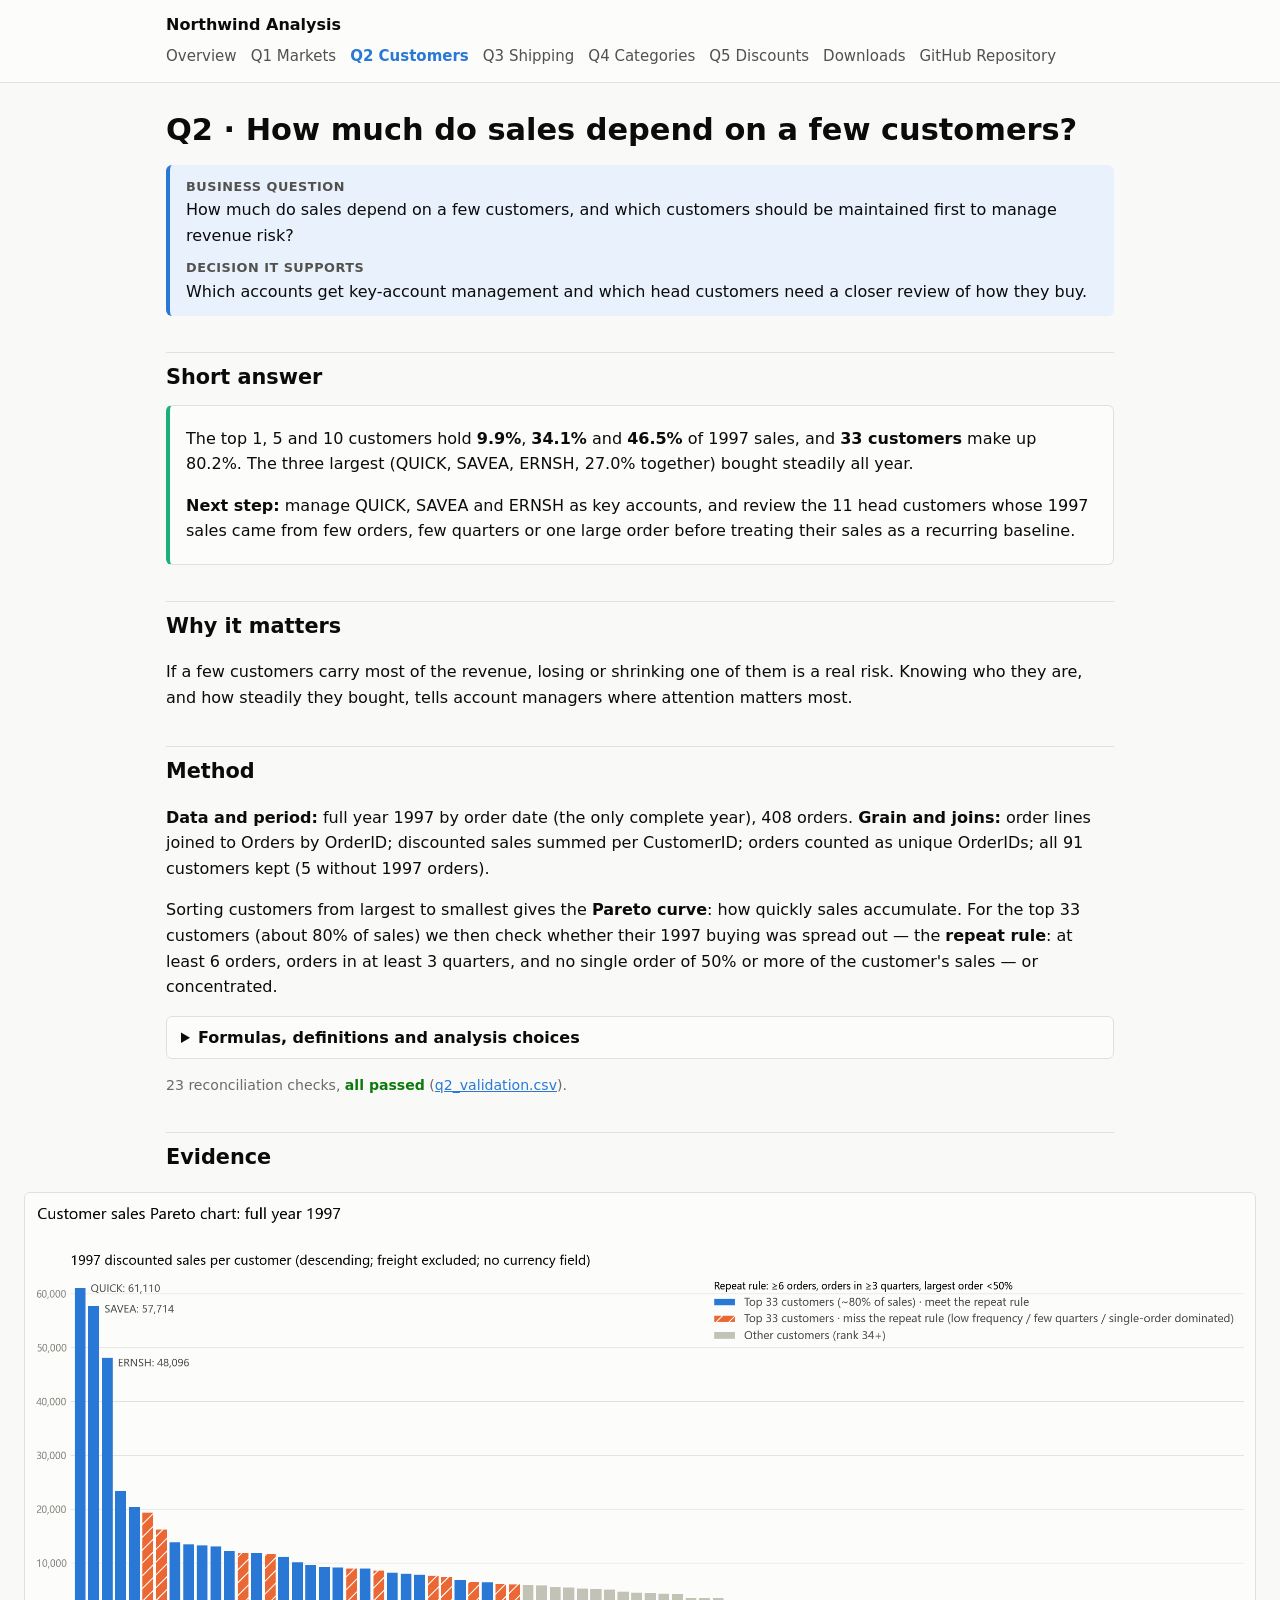
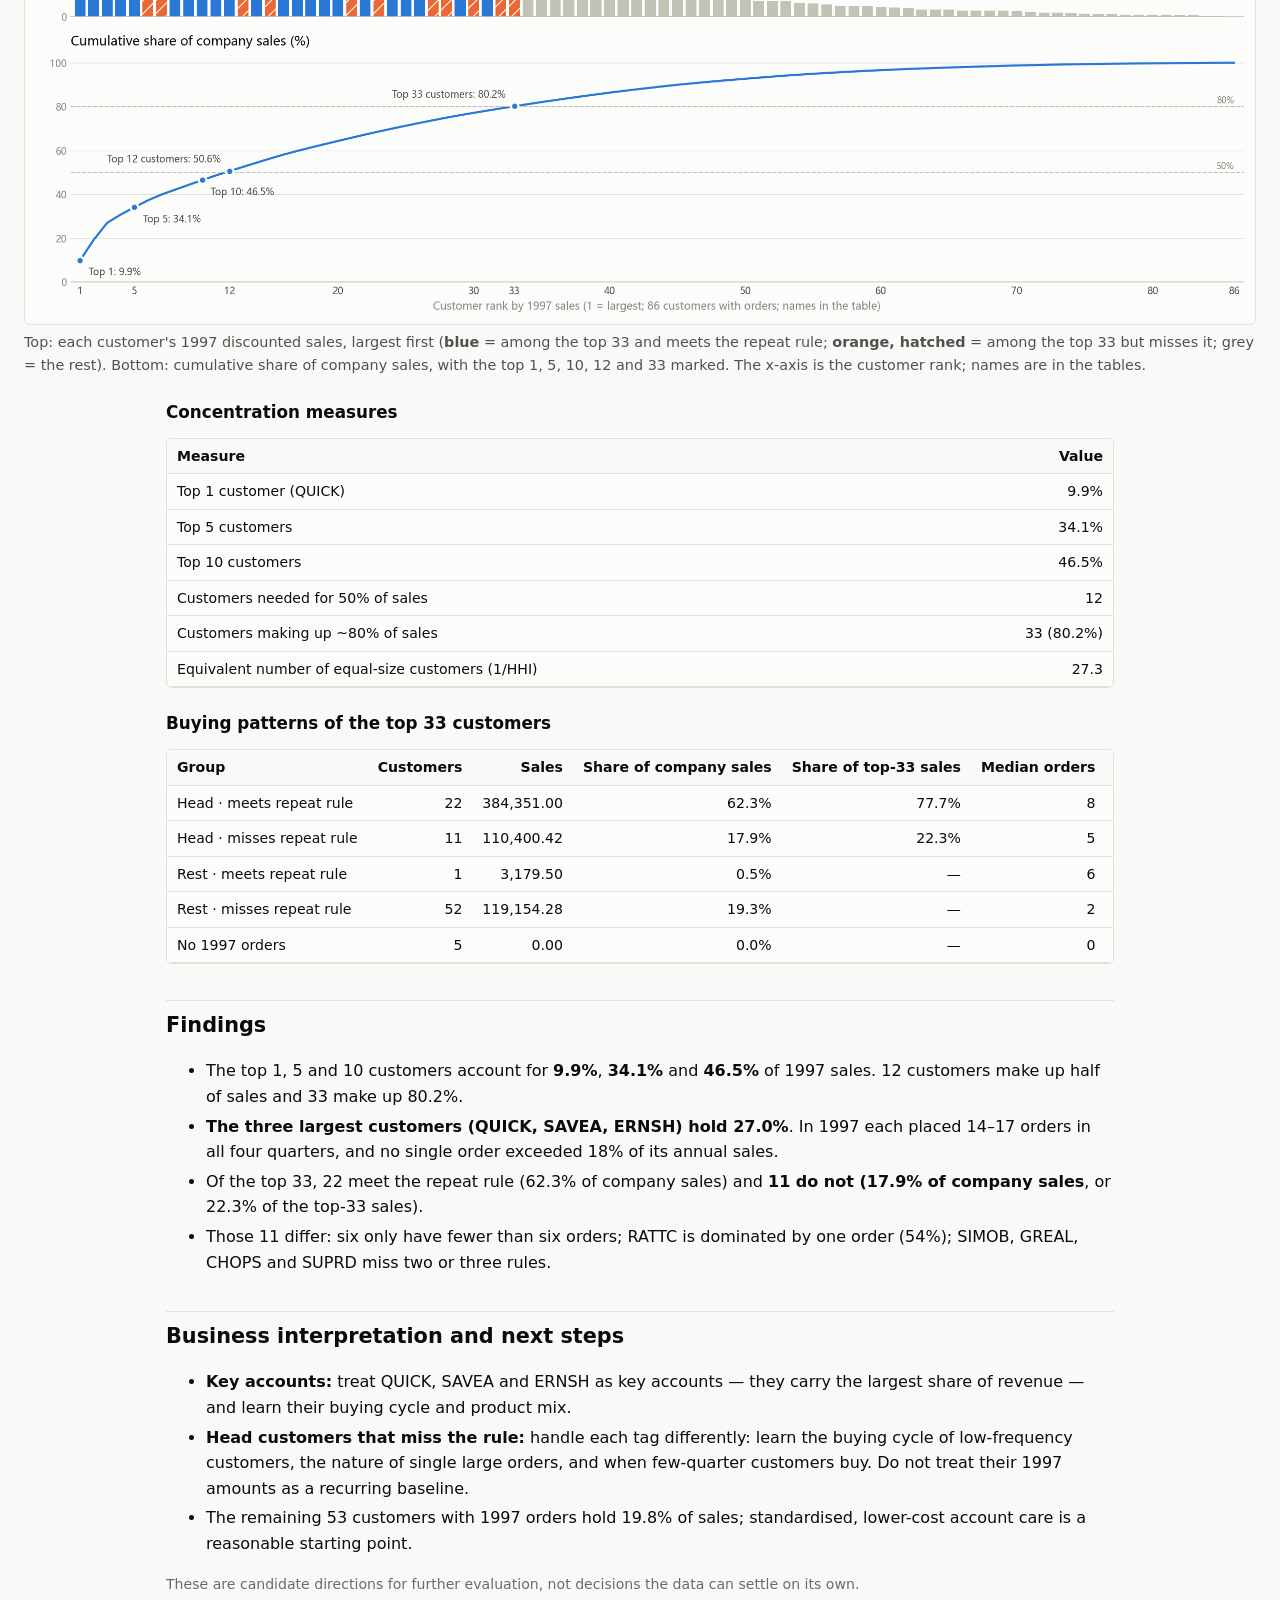
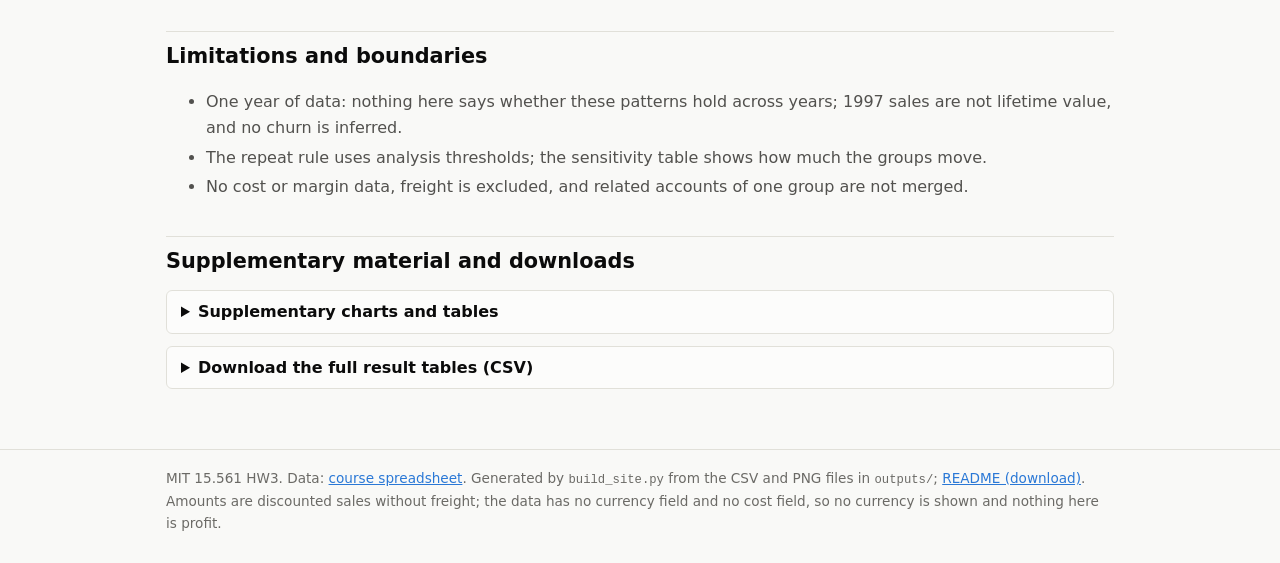
<file: site/q2.html>
<!doctype html>
<html lang="en"><head><meta charset="utf-8">
<meta name="viewport" content="width=device-width, initial-scale=1">
<title>Q2 · How much do sales depend on a few customers? · Northwind Analysis</title>
<link rel="stylesheet" href="style.css"></head>
<body><header class="top"><div class="wrap"><span class="brand">Northwind Analysis</span>
<nav><a href="index.html">Overview</a><a href="q1.html">Q1 Markets</a><a href="q2.html" aria-current="page">Q2 Customers</a><a href="q3.html">Q3 Shipping</a><a href="q4.html">Q4 Categories</a><a href="q5.html">Q5 Discounts</a><a href="downloads.html">Downloads</a><a href="https://github.com/ruxideng/ruxideng-15561-hw3" rel="noopener">GitHub Repository</a></nav></div></header>
<main class="wrap"><h1>Q2 · How much do sales depend on a few customers?</h1><div class="question"><span class="label">Business question</span>How much do sales depend on a few customers, and which customers should be maintained first to manage revenue risk?<span class="label decision">Decision it supports</span>Which accounts get key-account management and which head customers need a closer review of how they buy.</div><section><h2>Short answer</h2><div class="answer"><p>The top 1, 5 and 10 customers hold <strong>9.9%</strong>, <strong>34.1%</strong> and <strong>46.5%</strong> of 1997 sales, and <strong>33 customers</strong> make up 80.2%. The three largest (QUICK, SAVEA, ERNSH, 27.0% together) bought steadily all year.</p><p><strong>Next step:</strong> manage QUICK, SAVEA and ERNSH as key accounts, and review the 11 head customers whose 1997 sales came from few orders, few quarters or one large order before treating their sales as a recurring baseline.</p></div></section><section><h2>Why it matters</h2><p>If a few customers carry most of the revenue, losing or shrinking one of them is a real risk. Knowing who they are, and how steadily they bought, tells account managers where attention matters most.</p></section><section><h2>Method</h2><p><strong>Data and period:</strong> full year 1997 by order date (the only complete year), 408 orders. <strong>Grain and joins:</strong> order lines joined to Orders by OrderID; discounted sales summed per CustomerID; orders counted as unique OrderIDs; all 91 customers kept (5 without 1997 orders).</p><p>Sorting customers from largest to smallest gives the <strong>Pareto curve</strong>: how quickly sales accumulate. For the top 33 customers (about 80% of sales) we then check whether their 1997 buying was spread out — the <strong>repeat rule</strong>: at least 6 orders, orders in at least 3 quarters, and no single order of 50% or more of the customer's sales — or concentrated.</p><details><summary>Formulas, definitions and analysis choices</summary><span class="formula">Share_i = Sales_i / Σ Sales
HHI = Σ Share_i²     equivalent customers = 1 / HHI
Repeat rule: Orders ≥ 6  and  quarters with orders ≥ 3  and  largest order / Sales_i < 50%</span><p>Six orders is the 75th percentile of 1997 order counts. The top 33 are the customers needed to reach 80% of cumulative sales, including the one that crosses it. Tags: low frequency (fewer than 6 orders), few quarters (fewer than 3), single-order dominated (largest order ≥ 50%).</p></details><p class="note">23 reconciliation checks, <span class="pass">all passed</span> (<a href="data/q2_customers/q2_validation.csv">q2_validation.csv</a>).</p></section><section><h2>Evidence</h2><figure><a href="img/q2_customer_pareto_en.png"><img src="img/q2_customer_pareto_en.png" alt="Pareto chart of 1997 customer sales with cumulative share" loading="lazy"></a><figcaption>Top: each customer's 1997 discounted sales, largest first (<strong>blue</strong> = among the top 33 and meets the repeat rule; <strong>orange, hatched</strong> = among the top 33 but misses it; grey = the rest). Bottom: cumulative share of company sales, with the top 1, 5, 10, 12 and 33 marked. The x-axis is the customer rank; names are in the tables.</figcaption></figure><h3>Concentration measures</h3><div class="table-wrap"><table><thead><tr><th class="l">Measure</th><th>Value</th></tr></thead><tbody><tr><td class="l">Top 1 customer (QUICK)</td><td>9.9%</td></tr><tr><td class="l">Top 5 customers</td><td>34.1%</td></tr><tr><td class="l">Top 10 customers</td><td>46.5%</td></tr><tr><td class="l">Customers needed for 50% of sales</td><td>12</td></tr><tr><td class="l">Customers making up ~80% of sales</td><td>33 (80.2%)</td></tr><tr><td class="l">Equivalent number of equal-size customers (1/HHI)</td><td>27.3</td></tr></tbody></table></div><h3>Buying patterns of the top 33 customers</h3><div class="table-wrap"><table><thead><tr><th class="l">Group</th><th>Customers</th><th>Sales</th><th>Share of company sales</th><th>Share of top-33 sales</th><th>Median orders</th><th>Median largest-order share</th></tr></thead><tbody><tr><td class="l">Head · meets repeat rule</td><td>22</td><td>384,351.00</td><td>62.3%</td><td>77.7%</td><td>8</td><td>27%</td></tr><tr><td class="l">Head · misses repeat rule</td><td>11</td><td>110,400.42</td><td>17.9%</td><td>22.3%</td><td>5</td><td>41%</td></tr><tr><td class="l">Rest · meets repeat rule</td><td>1</td><td>3,179.50</td><td>0.5%</td><td>—</td><td>6</td><td>42%</td></tr><tr><td class="l">Rest · misses repeat rule</td><td>52</td><td>119,154.28</td><td>19.3%</td><td>—</td><td>2</td><td>60%</td></tr><tr><td class="l">No 1997 orders</td><td>5</td><td>0.00</td><td>0.0%</td><td>—</td><td>0</td><td>—</td></tr></tbody></table></div></section><section><h2>Findings</h2><ul class="tight"><li>The top 1, 5 and 10 customers account for <strong>9.9%</strong>, <strong>34.1%</strong> and <strong>46.5%</strong> of 1997 sales. 12 customers make up half of sales and 33 make up 80.2%.</li><li><strong>The three largest customers (QUICK, SAVEA, ERNSH) hold 27.0%</strong>. In 1997 each placed 14–17 orders in all four quarters, and no single order exceeded 18% of its annual sales.</li><li>Of the top 33, 22 meet the repeat rule (62.3% of company sales) and <strong>11 do not (17.9% of company sales</strong>, or 22.3% of the top-33 sales).</li><li>Those 11 differ: six only have fewer than six orders; RATTC is dominated by one order (54%); SIMOB, GREAL, CHOPS and SUPRD miss two or three rules.</li></ul></section><section><h2>Business interpretation and next steps</h2><ul class="tight"><li><strong>Key accounts:</strong> treat QUICK, SAVEA and ERNSH as key accounts — they carry the largest share of revenue — and learn their buying cycle and product mix.</li><li><strong>Head customers that miss the rule:</strong> handle each tag differently: learn the buying cycle of low-frequency customers, the nature of single large orders, and when few-quarter customers buy. Do not treat their 1997 amounts as a recurring baseline.</li><li>The remaining 53 customers with 1997 orders hold 19.8% of sales; standardised, lower-cost account care is a reasonable starting point.</li></ul><p class="note">These are candidate directions for further evaluation, not decisions the data can settle on its own.</p></section><section><h2>Limitations and boundaries</h2><ul class="tight limits"><li>One year of data: nothing here says whether these patterns hold across years; 1997 sales are not lifetime value, and no churn is inferred.</li><li>The repeat rule uses analysis thresholds; the sensitivity table shows how much the groups move.</li><li>No cost or margin data, freight is excluded, and related accounts of one group are not merged.</li></ul></section><section><h2>Supplementary material and downloads</h2><details><summary>Supplementary charts and tables</summary><h3>Top 12 customers (together just over 50% of 1997 sales)</h3><div class="table-wrap"><table><thead><tr><th>Rank</th><th class="l">Customer</th><th class="l">Company</th><th class="l">Country</th><th>Sales 1997</th><th>Share</th><th>Cumulative</th><th>Orders</th><th>AOV</th><th>Largest order share</th><th>Quarters</th><th class="l">Group</th><th class="l">Unmet rules</th></tr></thead><tbody><tr><td>1</td><td class="l">QUICK</td><td class="l">QUICK-Stop</td><td class="l">Germany</td><td>61,109.91</td><td>9.9%</td><td>9.9%</td><td>14</td><td>4,365</td><td>17%</td><td>4</td><td class="l">Head · meets repeat rule</td><td class="l"></td></tr><tr><td>2</td><td class="l">SAVEA</td><td class="l">Save-a-lot Markets</td><td class="l">USA</td><td>57,713.57</td><td>9.4%</td><td>19.3%</td><td>17</td><td>3,395</td><td>11%</td><td>4</td><td class="l">Head · meets repeat rule</td><td class="l"></td></tr><tr><td>3</td><td class="l">ERNSH</td><td class="l">Ernst Handel</td><td class="l">Austria</td><td>48,096.26</td><td>7.8%</td><td>27.0%</td><td>15</td><td>3,206</td><td>18%</td><td>4</td><td class="l">Head · meets repeat rule</td><td class="l"></td></tr><tr><td>4</td><td class="l">MEREP</td><td class="l">Mère Paillarde</td><td class="l">Canada</td><td>23,332.31</td><td>3.8%</td><td>30.8%</td><td>10</td><td>2,333</td><td>39%</td><td>4</td><td class="l">Head · meets repeat rule</td><td class="l"></td></tr><tr><td>5</td><td class="l">HUNGO</td><td class="l">Hungry Owl All-Night Grocers</td><td class="l">Ireland</td><td>20,454.40</td><td>3.3%</td><td>34.1%</td><td>10</td><td>2,045</td><td>24%</td><td>4</td><td class="l">Head · meets repeat rule</td><td class="l"></td></tr><tr><td>6</td><td class="l">RATTC</td><td class="l">Rattlesnake Canyon Grocery</td><td class="l">USA</td><td>19,383.75</td><td>3.1%</td><td>37.3%</td><td>6</td><td>3,231</td><td>54%</td><td>4</td><td class="l">Head · misses repeat rule</td><td class="l">single-order dominated</td></tr><tr><td>7</td><td class="l">SIMOB</td><td class="l">Simons bistro</td><td class="l">Denmark</td><td>16,232.41</td><td>2.6%</td><td>39.9%</td><td>5</td><td>3,246</td><td>69%</td><td>4</td><td class="l">Head · misses repeat rule</td><td class="l">low frequency, single-order dominated</td></tr><tr><td>8</td><td class="l">BERGS</td><td class="l">Berglunds snabbköp</td><td class="l">Sweden</td><td>13,849.01</td><td>2.2%</td><td>42.2%</td><td>10</td><td>1,385</td><td>28%</td><td>4</td><td class="l">Head · meets repeat rule</td><td class="l"></td></tr><tr><td>9</td><td class="l">HILAA</td><td class="l">HILARIÓN-Abastos</td><td class="l">Venezuela</td><td>13,482.74</td><td>2.2%</td><td>44.3%</td><td>10</td><td>1,348</td><td>23%</td><td>4</td><td class="l">Head · meets repeat rule</td><td class="l"></td></tr><tr><td>10</td><td class="l">FOLKO</td><td class="l">Folk och fä HB</td><td class="l">Sweden</td><td>13,314.67</td><td>2.2%</td><td>46.5%</td><td>7</td><td>1,902</td><td>33%</td><td>3</td><td class="l">Head · meets repeat rule</td><td class="l"></td></tr><tr><td>11</td><td class="l">LEHMS</td><td class="l">Lehmanns Marktstand</td><td class="l">Germany</td><td>13,076.13</td><td>2.1%</td><td>48.6%</td><td>8</td><td>1,635</td><td>28%</td><td>3</td><td class="l">Head · meets repeat rule</td><td class="l"></td></tr><tr><td>12</td><td class="l">WARTH</td><td class="l">Wartian Herkku</td><td class="l">Finland</td><td>12,262.94</td><td>2.0%</td><td>50.6%</td><td>10</td><td>1,226</td><td>22%</td><td>4</td><td class="l">Head · meets repeat rule</td><td class="l"></td></tr></tbody></table></div><h3>Which rule each head customer misses</h3><div class="table-wrap"><table><thead><tr><th class="l">Unmet rules (exact combination)</th><th>Customers</th><th class="wrap-cell">Who</th><th>Share of company sales</th></tr></thead><tbody><tr><td class="l">few quarters, single-order dominated</td><td>1</td><td class="wrap-cell">GREAL</td><td>1.4%</td></tr><tr><td class="l">low frequency</td><td>6</td><td class="wrap-cell">RICSU, FOLIG, SEVES, BOTTM, LINOD, HANAR</td><td>8.7%</td></tr><tr><td class="l">low frequency, few quarters</td><td>1</td><td class="wrap-cell">CHOPS</td><td>1.1%</td></tr><tr><td class="l">low frequency, few quarters, single-order dominated</td><td>1</td><td class="wrap-cell">SUPRD</td><td>1.0%</td></tr><tr><td class="l">low frequency, single-order dominated</td><td>1</td><td class="wrap-cell">SIMOB</td><td>2.6%</td></tr><tr><td class="l">single-order dominated</td><td>1</td><td class="wrap-cell">RATTC</td><td>3.1%</td></tr></tbody></table></div><h3>Sensitivity to the repeat-rule thresholds</h3><div class="table-wrap"><table><thead><tr><th>Min orders</th><th>Min quarters</th><th>Customers meeting rule</th><th>Share of company sales</th><th>Share of top-33 sales</th></tr></thead><tbody><tr><td>5</td><td>3</td><td>28</td><td>71.0%</td><td>88.5%</td></tr><tr><td>5</td><td>4</td><td>16</td><td>53.2%</td><td>66.4%</td></tr><tr><td>6</td><td>3</td><td>22</td><td>62.3%</td><td>77.7%</td></tr><tr><td>6</td><td>4</td><td>15</td><td>51.3%</td><td>64.0%</td></tr><tr><td>7</td><td>3</td><td>19</td><td>58.0%</td><td>72.3%</td></tr><tr><td>7</td><td>4</td><td>13</td><td>48.5%</td><td>60.4%</td></tr></tbody></table></div></details><details><summary>Download the full result tables (CSV)</summary><ul class="tight"><li><a href="data/q2_customers/q2_concentration_summary.csv">q2_concentration_summary.csv</a> — Top-N shares, HHI and other concentration measures</li><li><a href="data/q2_customers/q2_customer_raw_precision.csv">q2_customer_raw_precision.csv</a> — All 91 customers, full precision</li><li><a href="data/q2_customers/q2_customer_table.csv">q2_customer_table.csv</a> — All 91 customers, rounded, Chinese headers</li><li><a href="data/q2_customers/q2_order_sales_1997.csv">q2_order_sales_1997.csv</a> — 1997 order-level sales</li><li><a href="data/q2_customers/q2_segment_summary.csv">q2_segment_summary.csv</a> — Segment totals</li><li><a href="data/q2_customers/q2_threshold_sensitivity.csv">q2_threshold_sensitivity.csv</a> — Repeat-rule threshold sensitivity</li><li><a href="data/q2_customers/q2_unmet_rule_breakdown.csv">q2_unmet_rule_breakdown.csv</a> — Head customers missing the repeat rule, by rule</li><li><a href="data/q2_customers/q2_validation.csv">q2_validation.csv</a> — Reconciliation checks (expected, actual, pass)</li><li><a href="data/q2_customers/spotcheck_RATTC_lines.csv">spotcheck_RATTC_lines.csv</a> — Spot-check detail</li></ul><p class="note">CSV files are UTF-8 with BOM; some headers are in Chinese.</p></details></section></main>
<footer><div class="wrap">MIT 15.561 HW3. Data: <a href="https://docs.google.com/spreadsheets/d/1mD4Hn4NZdJlXMC4EJcSp27vg-_jbxUYJ95vQvMbSpVM/edit">course spreadsheet</a>.
Generated by <code>build_site.py</code> from the CSV and PNG files in <code>outputs/</code>;
<a href="README.md" download>README (download)</a>. Amounts are discounted sales without freight; the
data has no currency field and no cost field, so no currency is shown and nothing here is profit.</div></footer>
</body></html>
</file>
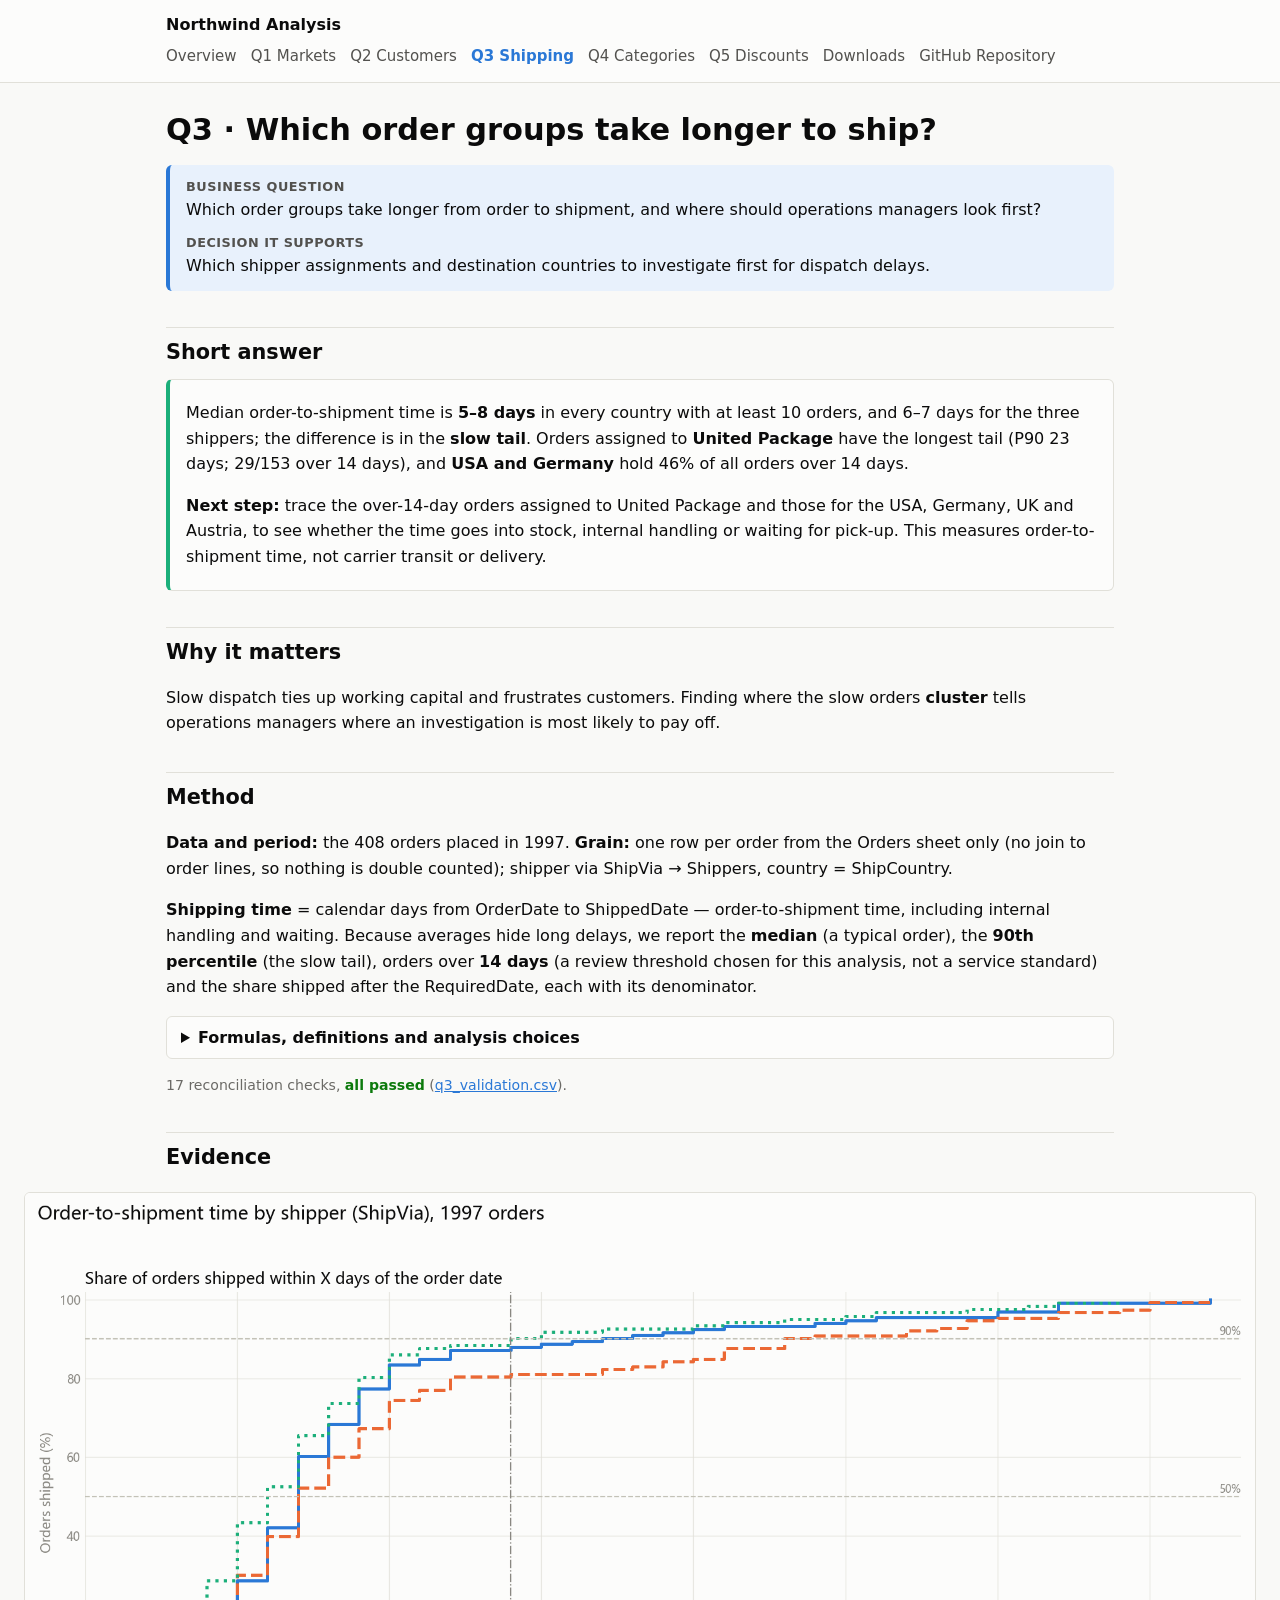
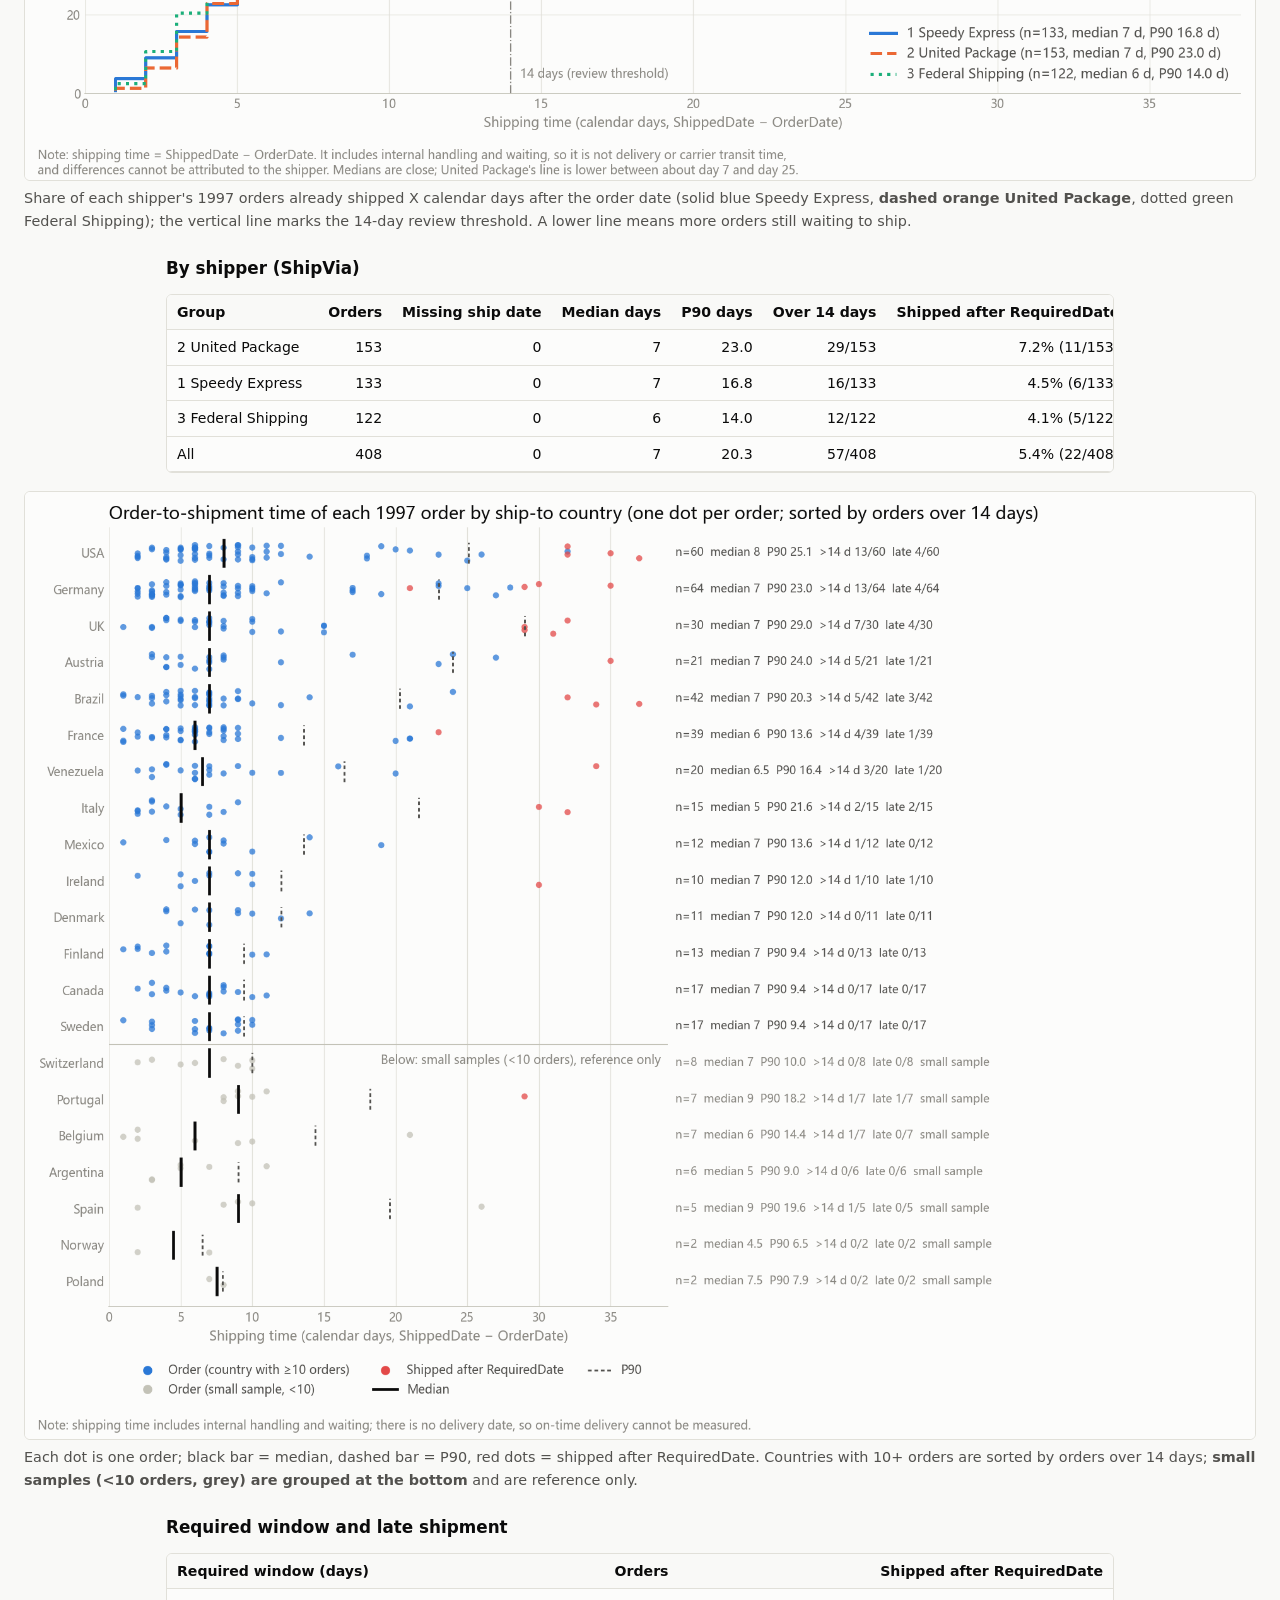
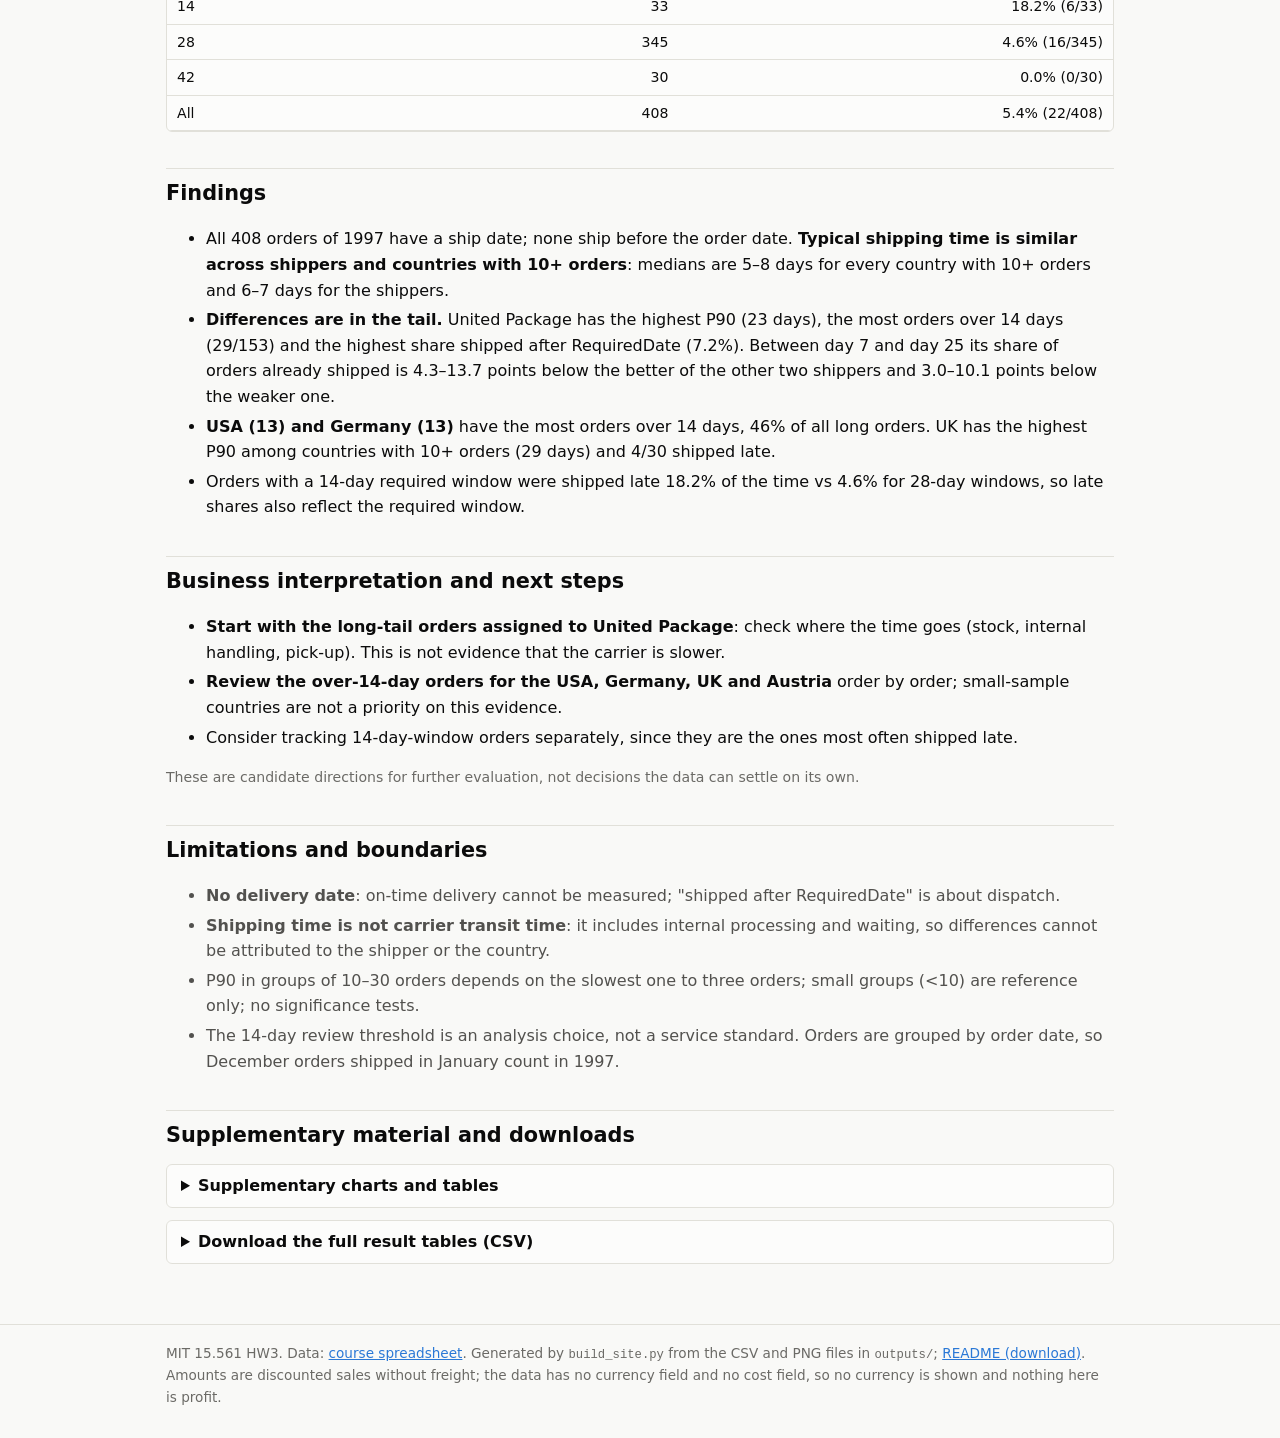
<file: site/q3.html>
<!doctype html>
<html lang="en"><head><meta charset="utf-8">
<meta name="viewport" content="width=device-width, initial-scale=1">
<title>Q3 · Which order groups take longer to ship? · Northwind Analysis</title>
<link rel="stylesheet" href="style.css"></head>
<body><header class="top"><div class="wrap"><span class="brand">Northwind Analysis</span>
<nav><a href="index.html">Overview</a><a href="q1.html">Q1 Markets</a><a href="q2.html">Q2 Customers</a><a href="q3.html" aria-current="page">Q3 Shipping</a><a href="q4.html">Q4 Categories</a><a href="q5.html">Q5 Discounts</a><a href="downloads.html">Downloads</a><a href="https://github.com/ruxideng/ruxideng-15561-hw3" rel="noopener">GitHub Repository</a></nav></div></header>
<main class="wrap"><h1>Q3 · Which order groups take longer to ship?</h1><div class="question"><span class="label">Business question</span>Which order groups take longer from order to shipment, and where should operations managers look first?<span class="label decision">Decision it supports</span>Which shipper assignments and destination countries to investigate first for dispatch delays.</div><section><h2>Short answer</h2><div class="answer"><p>Median order-to-shipment time is <strong>5–8 days</strong> in every country with at least 10 orders, and 6–7 days for the three shippers; the difference is in the <strong>slow tail</strong>. Orders assigned to <strong>United Package</strong> have the longest tail (P90 23 days; 29/153 over 14 days), and <strong>USA and Germany</strong> hold 46% of all orders over 14 days.</p><p><strong>Next step:</strong> trace the over-14-day orders assigned to United Package and those for the USA, Germany, UK and Austria, to see whether the time goes into stock, internal handling or waiting for pick-up. This measures order-to-shipment time, not carrier transit or delivery.</p></div></section><section><h2>Why it matters</h2><p>Slow dispatch ties up working capital and frustrates customers. Finding where the slow orders <strong>cluster</strong> tells operations managers where an investigation is most likely to pay off.</p></section><section><h2>Method</h2><p><strong>Data and period:</strong> the 408 orders placed in 1997. <strong>Grain:</strong> one row per order from the Orders sheet only (no join to order lines, so nothing is double counted); shipper via ShipVia → Shippers, country = ShipCountry.</p><p><strong>Shipping time</strong> = calendar days from OrderDate to ShippedDate — order-to-shipment time, including internal handling and waiting. Because averages hide long delays, we report the <strong>median</strong> (a typical order), the <strong>90th percentile</strong> (the slow tail), orders over <strong>14 days</strong> (a review threshold chosen for this analysis, not a service standard) and the share shipped after the RequiredDate, each with its denominator.</p><details><summary>Formulas, definitions and analysis choices</summary><span class="formula">ShipDays = ShippedDate − OrderDate   (calendar days; missing ship date stays missing)
Late = ShippedDate > RequiredDate   (denominator: shipped orders)
P90 = numpy linear-interpolation 90th percentile of ShipDays</span><p>Orders with OrderDate in 1997 (408). Groups with fewer than 10 orders are marked as small samples. "Over 14 days" is the review threshold chosen for this analysis.</p></details><p class="note">17 reconciliation checks, <span class="pass">all passed</span> (<a href="data/q3_shipping/q3_validation.csv">q3_validation.csv</a>).</p></section><section><h2>Evidence</h2><figure><a href="img/q3_shipping_by_shipper_en.png"><img src="img/q3_shipping_by_shipper_en.png" alt="Cumulative share of orders shipped within X days, by shipper" loading="lazy"></a><figcaption>Share of each shipper's 1997 orders already shipped X calendar days after the order date (solid blue Speedy Express, <strong>dashed orange United Package</strong>, dotted green Federal Shipping); the vertical line marks the 14-day review threshold. A lower line means more orders still waiting to ship.</figcaption></figure><h3>By shipper (ShipVia)</h3><div class="table-wrap"><table><thead><tr><th class="l">Group</th><th>Orders</th><th>Missing ship date</th><th>Median days</th><th>P90 days</th><th>Over 14 days</th><th>Shipped after RequiredDate</th><th>14-day windows</th><th class="l">Sample</th></tr></thead><tbody><tr><td class="l">2 United Package</td><td>153</td><td>0</td><td>7</td><td>23.0</td><td>29/153</td><td>7.2% (11/153)</td><td>13/153</td><td class="l"></td></tr><tr><td class="l">1 Speedy Express</td><td>133</td><td>0</td><td>7</td><td>16.8</td><td>16/133</td><td>4.5% (6/133)</td><td>11/133</td><td class="l"></td></tr><tr><td class="l">3 Federal Shipping</td><td>122</td><td>0</td><td>6</td><td>14.0</td><td>12/122</td><td>4.1% (5/122)</td><td>9/122</td><td class="l"></td></tr><tr><td class="l">All</td><td>408</td><td>0</td><td>7</td><td>20.3</td><td>57/408</td><td>5.4% (22/408)</td><td>33/408</td><td class="l"></td></tr></tbody></table></div><figure><a href="img/q3_shipping_by_country_en.png"><img src="img/q3_shipping_by_country_en.png" alt="Dot plot of every 1997 order&#x27;s shipping days by ship-to country" loading="lazy"></a><figcaption>Each dot is one order; black bar = median, dashed bar = P90, red dots = shipped after RequiredDate. Countries with 10+ orders are sorted by orders over 14 days; <strong>small samples (&lt;10 orders, grey) are grouped at the bottom</strong> and are reference only.</figcaption></figure><h3>Required window and late shipment</h3><div class="table-wrap"><table><thead><tr><th>Required window (days)</th><th>Orders</th><th>Shipped after RequiredDate</th></tr></thead><tbody><tr><td>14</td><td>33</td><td>18.2% (6/33)</td></tr><tr><td>28</td><td>345</td><td>4.6% (16/345)</td></tr><tr><td>42</td><td>30</td><td>0.0% (0/30)</td></tr><tr><td>All</td><td>408</td><td>5.4% (22/408)</td></tr></tbody></table></div></section><section><h2>Findings</h2><ul class="tight"><li>All 408 orders of 1997 have a ship date; none ship before the order date. <strong>Typical shipping time is similar across shippers and countries with 10+ orders</strong>: medians are 5–8 days for every country with 10+ orders and 6–7 days for the shippers.</li><li><strong>Differences are in the tail.</strong> United Package has the highest P90 (23 days), the most orders over 14 days (29/153) and the highest share shipped after RequiredDate (7.2%). Between day 7 and day 25 its share of orders already shipped is 4.3–13.7 points below the better of the other two shippers and 3.0–10.1 points below the weaker one.</li><li><strong>USA (13) and Germany (13)</strong> have the most orders over 14 days, 46% of all long orders. UK has the highest P90 among countries with 10+ orders (29 days) and 4/30 shipped late.</li><li>Orders with a 14-day required window were shipped late 18.2% of the time vs 4.6% for 28-day windows, so late shares also reflect the required window.</li></ul></section><section><h2>Business interpretation and next steps</h2><ul class="tight"><li><strong>Start with the long-tail orders assigned to United Package</strong>: check where the time goes (stock, internal handling, pick-up). This is not evidence that the carrier is slower.</li><li><strong>Review the over-14-day orders for the USA, Germany, UK and Austria</strong> order by order; small-sample countries are not a priority on this evidence.</li><li>Consider tracking 14-day-window orders separately, since they are the ones most often shipped late.</li></ul><p class="note">These are candidate directions for further evaluation, not decisions the data can settle on its own.</p></section><section><h2>Limitations and boundaries</h2><ul class="tight limits"><li><strong>No delivery date</strong>: on-time delivery cannot be measured; "shipped after RequiredDate" is about dispatch.</li><li><strong>Shipping time is not carrier transit time</strong>: it includes internal processing and waiting, so differences cannot be attributed to the shipper or the country.</li><li>P90 in groups of 10–30 orders depends on the slowest one to three orders; small groups (<10) are reference only; no significance tests.</li><li>The 14-day review threshold is an analysis choice, not a service standard. Orders are grouped by order date, so December orders shipped in January count in 1997.</li></ul></section><section><h2>Supplementary material and downloads</h2><details><summary>Supplementary charts and tables</summary><h3>All ship-to countries (same order as the chart)</h3><div class="table-wrap"><table><thead><tr><th class="l">Group</th><th>Orders</th><th>Missing ship date</th><th>Median days</th><th>P90 days</th><th>Over 14 days</th><th>Shipped after RequiredDate</th><th>14-day windows</th><th class="l">Sample</th></tr></thead><tbody><tr><td class="l">USA</td><td>60</td><td>0</td><td>8</td><td>25.1</td><td>13/60</td><td>6.7% (4/60)</td><td>3/60</td><td class="l"></td></tr><tr><td class="l">Germany</td><td>64</td><td>0</td><td>7</td><td>23.0</td><td>13/64</td><td>6.2% (4/64)</td><td>5/64</td><td class="l"></td></tr><tr><td class="l">UK</td><td>30</td><td>0</td><td>7</td><td>29.0</td><td>7/30</td><td>13.3% (4/30)</td><td>4/30</td><td class="l"></td></tr><tr><td class="l">Austria</td><td>21</td><td>0</td><td>7</td><td>24.0</td><td>5/21</td><td>4.8% (1/21)</td><td>1/21</td><td class="l"></td></tr><tr><td class="l">Brazil</td><td>42</td><td>0</td><td>7</td><td>20.3</td><td>5/42</td><td>7.1% (3/42)</td><td>5/42</td><td class="l"></td></tr><tr><td class="l">France</td><td>39</td><td>0</td><td>6</td><td>13.6</td><td>4/39</td><td>2.6% (1/39)</td><td>4/39</td><td class="l"></td></tr><tr><td class="l">Venezuela</td><td>20</td><td>0</td><td>6.5</td><td>16.4</td><td>3/20</td><td>5.0% (1/20)</td><td>2/20</td><td class="l"></td></tr><tr><td class="l">Italy</td><td>15</td><td>0</td><td>5</td><td>21.6</td><td>2/15</td><td>13.3% (2/15)</td><td>0/15</td><td class="l"></td></tr><tr><td class="l">Mexico</td><td>12</td><td>0</td><td>7</td><td>13.6</td><td>1/12</td><td>0.0% (0/12)</td><td>2/12</td><td class="l"></td></tr><tr><td class="l">Ireland</td><td>10</td><td>0</td><td>7</td><td>12.0</td><td>1/10</td><td>10.0% (1/10)</td><td>1/10</td><td class="l"></td></tr><tr><td class="l">Denmark</td><td>11</td><td>0</td><td>7</td><td>12.0</td><td>0/11</td><td>0.0% (0/11)</td><td>2/11</td><td class="l"></td></tr><tr><td class="l">Finland</td><td>13</td><td>0</td><td>7</td><td>9.4</td><td>0/13</td><td>0.0% (0/13)</td><td>0/13</td><td class="l"></td></tr><tr><td class="l">Canada</td><td>17</td><td>0</td><td>7</td><td>9.4</td><td>0/17</td><td>0.0% (0/17)</td><td>1/17</td><td class="l"></td></tr><tr><td class="l">Sweden</td><td>17</td><td>0</td><td>7</td><td>9.4</td><td>0/17</td><td>0.0% (0/17)</td><td>2/17</td><td class="l"></td></tr><tr><td class="l">Switzerland</td><td>8</td><td>0</td><td>7</td><td>10.0</td><td>0/8</td><td>0.0% (0/8)</td><td>1/8</td><td class="l">small (&lt;10)</td></tr><tr><td class="l">Portugal</td><td>7</td><td>0</td><td>9</td><td>18.2</td><td>1/7</td><td>14.3% (1/7)</td><td>0/7</td><td class="l">small (&lt;10)</td></tr><tr><td class="l">Belgium</td><td>7</td><td>0</td><td>6</td><td>14.4</td><td>1/7</td><td>0.0% (0/7)</td><td>0/7</td><td class="l">small (&lt;10)</td></tr><tr><td class="l">Argentina</td><td>6</td><td>0</td><td>5</td><td>9.0</td><td>0/6</td><td>0.0% (0/6)</td><td>0/6</td><td class="l">small (&lt;10)</td></tr><tr><td class="l">Spain</td><td>5</td><td>0</td><td>9</td><td>19.6</td><td>1/5</td><td>0.0% (0/5)</td><td>0/5</td><td class="l">small (&lt;10)</td></tr><tr><td class="l">Norway</td><td>2</td><td>0</td><td>4.5</td><td>6.5</td><td>0/2</td><td>0.0% (0/2)</td><td>0/2</td><td class="l">small (&lt;10)</td></tr><tr><td class="l">Poland</td><td>2</td><td>0</td><td>7.5</td><td>7.9</td><td>0/2</td><td>0.0% (0/2)</td><td>0/2</td><td class="l">small (&lt;10)</td></tr><tr><td class="l">All</td><td>408</td><td>0</td><td>7</td><td>20.3</td><td>57/408</td><td>5.4% (22/408)</td><td>33/408</td><td class="l"></td></tr></tbody></table></div></details><details><summary>Download the full result tables (CSV)</summary><ul class="tight"><li><a href="data/q3_shipping/q3_by_country.csv">q3_by_country.csv</a> — Ship-country table with denominators</li><li><a href="data/q3_shipping/q3_by_country_raw.csv">q3_by_country_raw.csv</a> — Ship-country table, full precision</li><li><a href="data/q3_shipping/q3_by_shipper.csv">q3_by_shipper.csv</a> — Shipper table with denominators</li><li><a href="data/q3_shipping/q3_by_shipper_raw.csv">q3_by_shipper_raw.csv</a> — Shipper table, full precision</li><li><a href="data/q3_shipping/q3_orders_1997.csv">q3_orders_1997.csv</a> — All 408 orders of 1997 with shipping days</li><li><a href="data/q3_shipping/q3_required_window_vs_late.csv">q3_required_window_vs_late.csv</a> — Required window vs shipped after RequiredDate</li><li><a href="data/q3_shipping/q3_shipper_cumulative_share_by_day.csv">q3_shipper_cumulative_share_by_day.csv</a> — Share shipped within X days, by shipper</li><li><a href="data/q3_shipping/q3_validation.csv">q3_validation.csv</a> — Reconciliation checks (expected, actual, pass)</li></ul><p class="note">CSV files are UTF-8 with BOM; some headers are in Chinese.</p></details></section></main>
<footer><div class="wrap">MIT 15.561 HW3. Data: <a href="https://docs.google.com/spreadsheets/d/1mD4Hn4NZdJlXMC4EJcSp27vg-_jbxUYJ95vQvMbSpVM/edit">course spreadsheet</a>.
Generated by <code>build_site.py</code> from the CSV and PNG files in <code>outputs/</code>;
<a href="README.md" download>README (download)</a>. Amounts are discounted sales without freight; the
data has no currency field and no cost field, so no currency is shown and nothing here is profit.</div></footer>
</body></html>
</file>
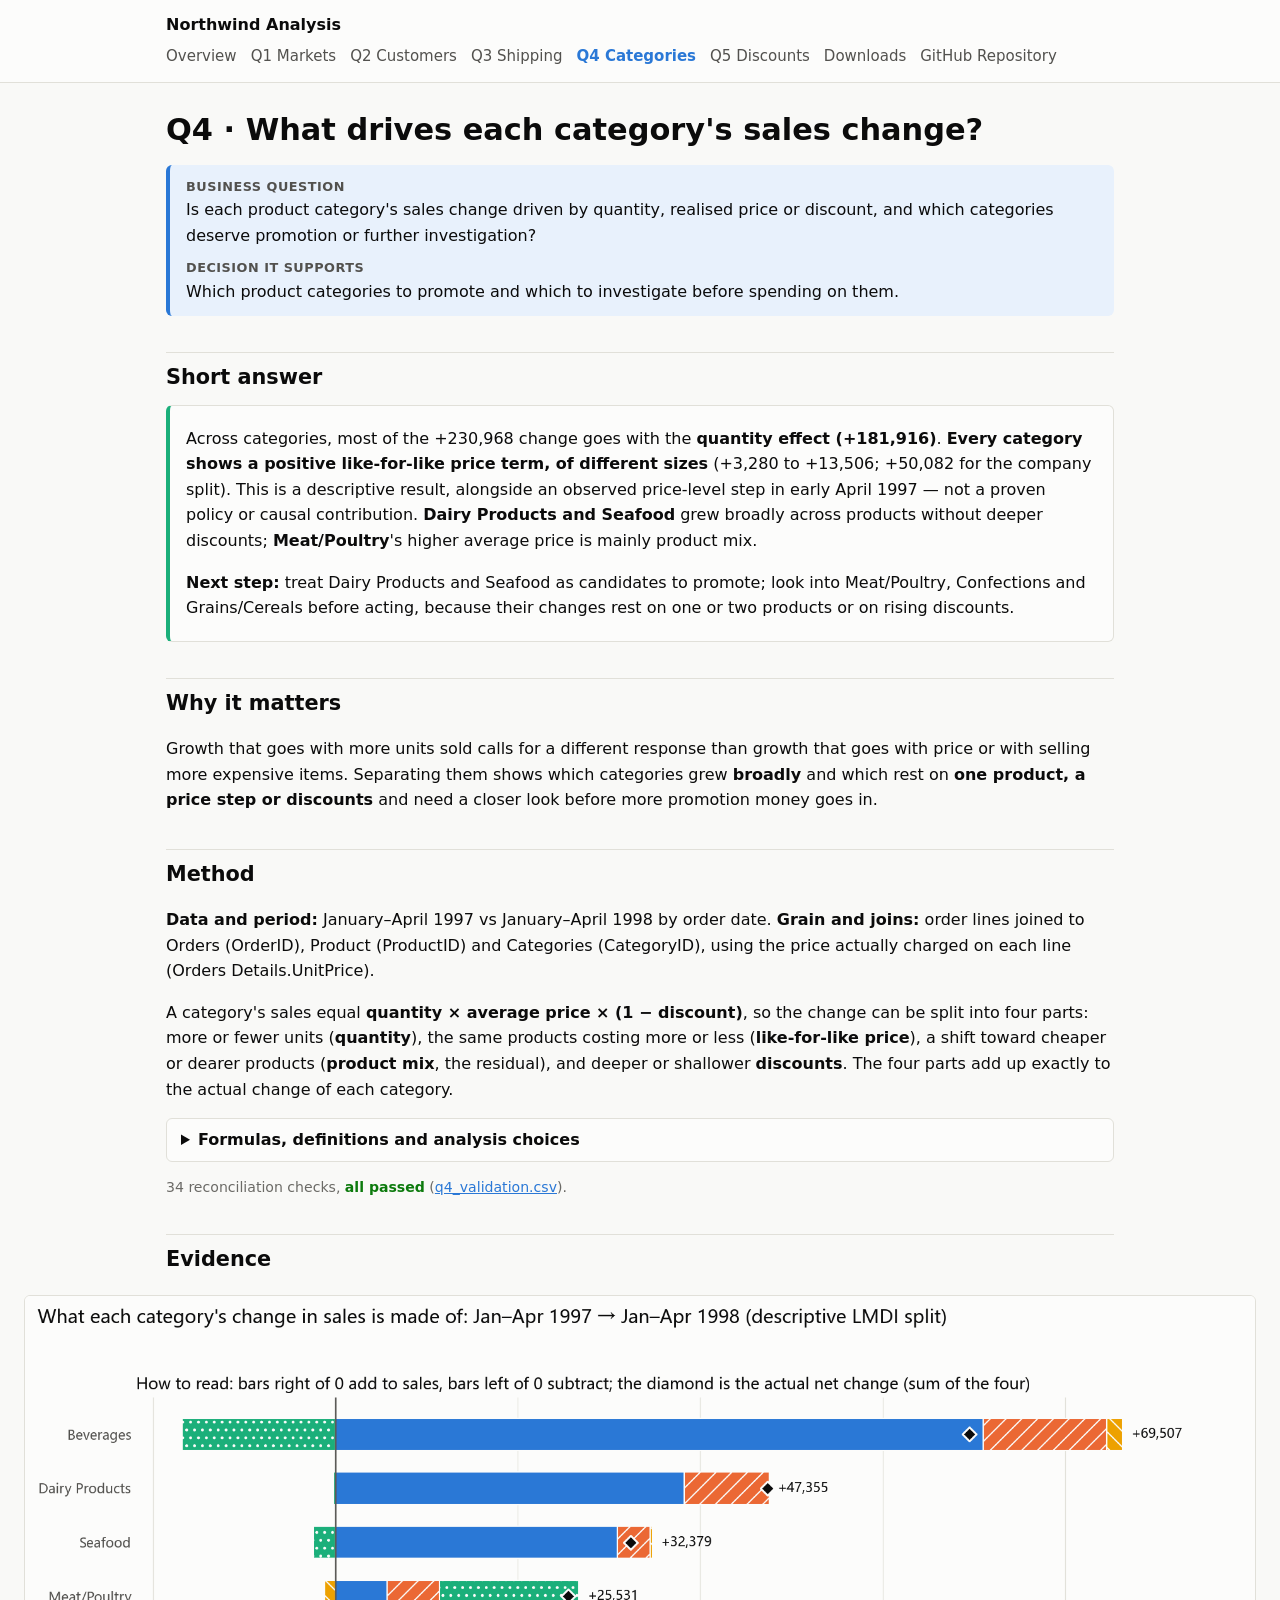
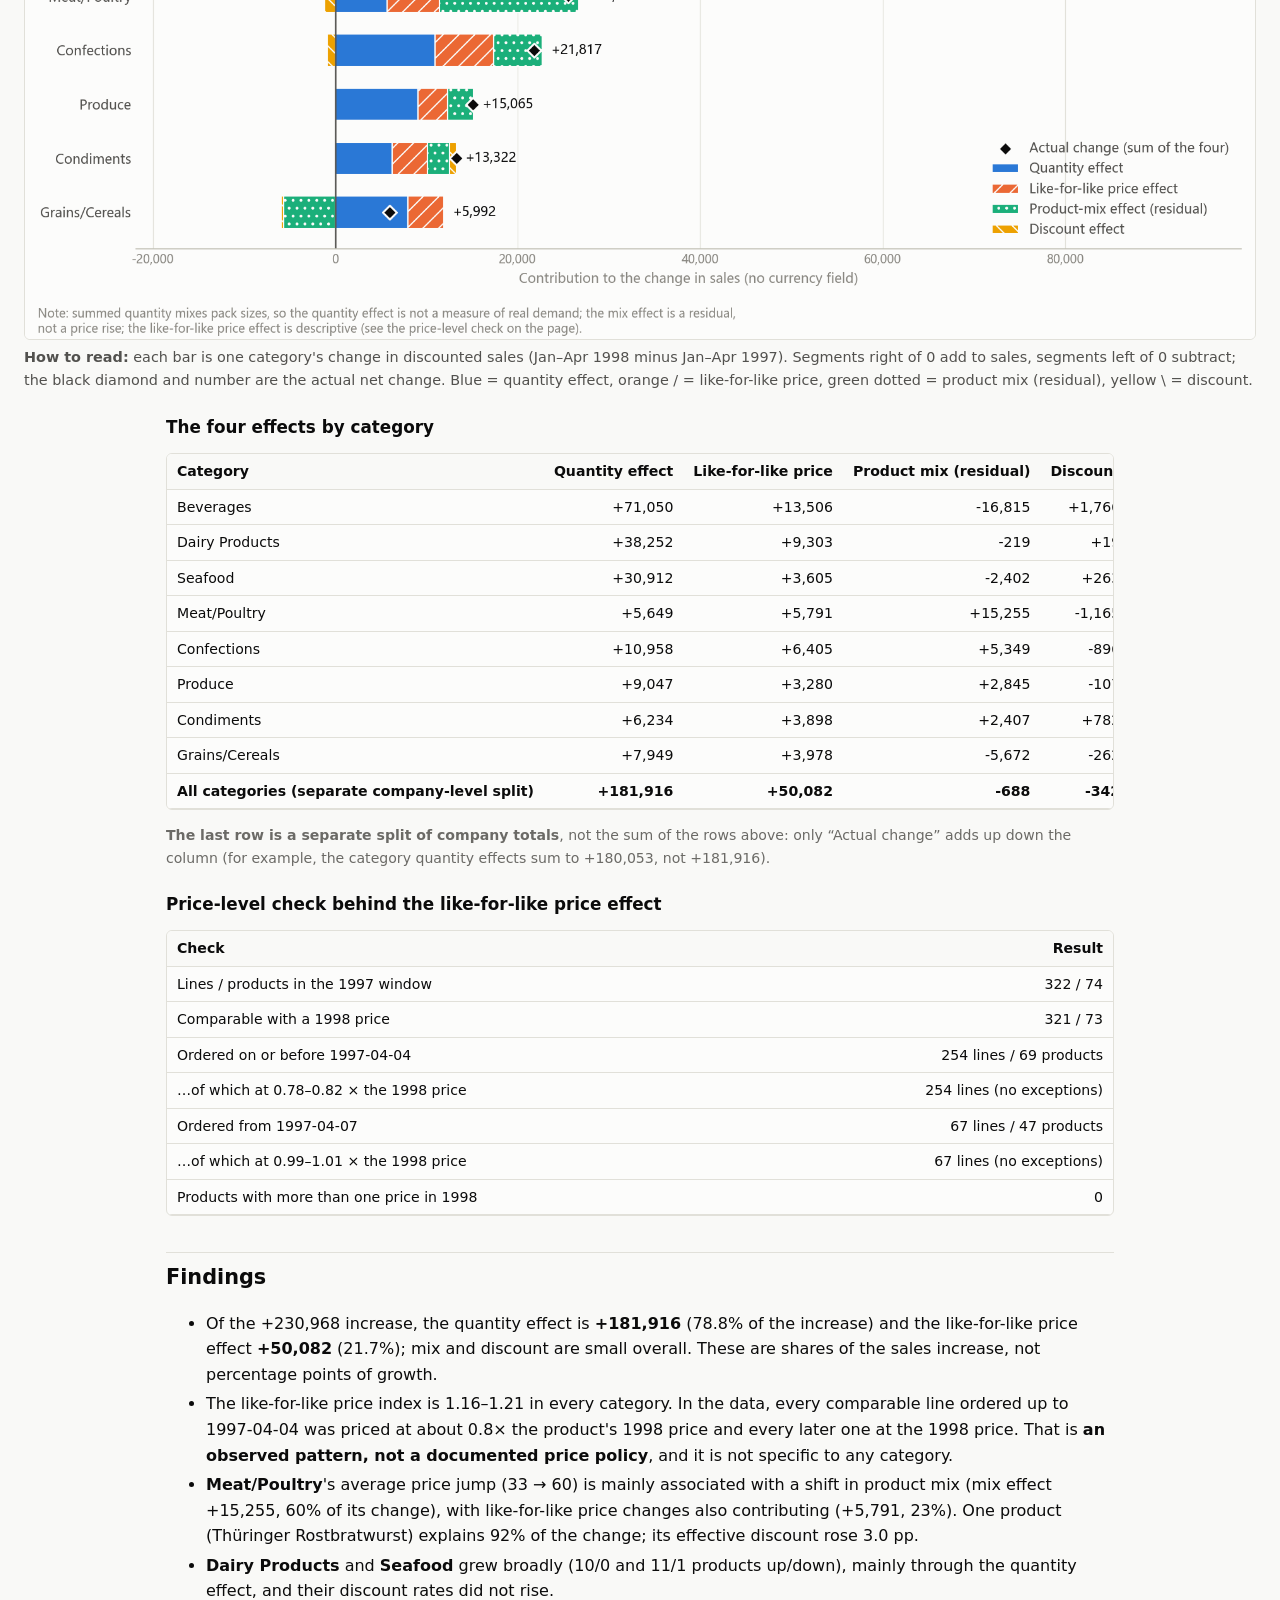
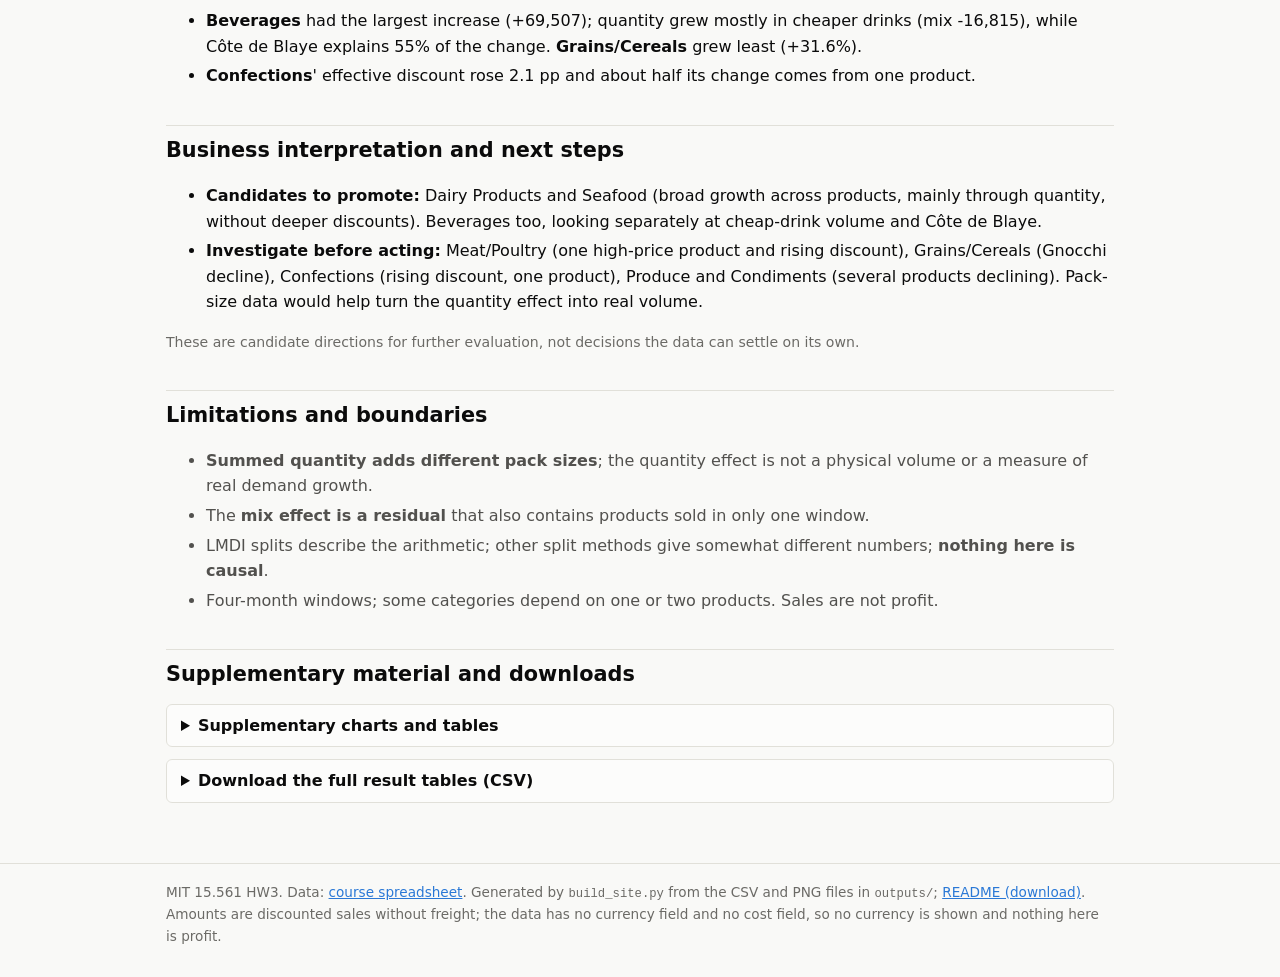
<file: site/q4.html>
<!doctype html>
<html lang="en"><head><meta charset="utf-8">
<meta name="viewport" content="width=device-width, initial-scale=1">
<title>Q4 · What drives each category&#x27;s sales change? · Northwind Analysis</title>
<link rel="stylesheet" href="style.css"></head>
<body><header class="top"><div class="wrap"><span class="brand">Northwind Analysis</span>
<nav><a href="index.html">Overview</a><a href="q1.html">Q1 Markets</a><a href="q2.html">Q2 Customers</a><a href="q3.html">Q3 Shipping</a><a href="q4.html" aria-current="page">Q4 Categories</a><a href="q5.html">Q5 Discounts</a><a href="downloads.html">Downloads</a><a href="https://github.com/ruxideng/ruxideng-15561-hw3" rel="noopener">GitHub Repository</a></nav></div></header>
<main class="wrap"><h1>Q4 · What drives each category&#x27;s sales change?</h1><div class="question"><span class="label">Business question</span>Is each product category&#x27;s sales change driven by quantity, realised price or discount, and which categories deserve promotion or further investigation?<span class="label decision">Decision it supports</span>Which product categories to promote and which to investigate before spending on them.</div><section><h2>Short answer</h2><div class="answer"><p>Across categories, most of the +230,968 change goes with the <strong>quantity effect (+181,916)</strong>. <strong>Every category shows a positive like-for-like price term, of different sizes</strong> (+3,280 to +13,506; +50,082 for the company split). This is a descriptive result, alongside an observed price-level step in early April 1997 — not a proven policy or causal contribution. <strong>Dairy Products and Seafood</strong> grew broadly across products without deeper discounts; <strong>Meat/Poultry</strong>'s higher average price is mainly product mix.</p><p><strong>Next step:</strong> treat Dairy Products and Seafood as candidates to promote; look into Meat/Poultry, Confections and Grains/Cereals before acting, because their changes rest on one or two products or on rising discounts.</p></div></section><section><h2>Why it matters</h2><p>Growth that goes with more units sold calls for a different response than growth that goes with price or with selling more expensive items. Separating them shows which categories grew <strong>broadly</strong> and which rest on <strong>one product, a price step or discounts</strong> and need a closer look before more promotion money goes in.</p></section><section><h2>Method</h2><p><strong>Data and period:</strong> January–April 1997 vs January–April 1998 by order date. <strong>Grain and joins:</strong> order lines joined to Orders (OrderID), Product (ProductID) and Categories (CategoryID), using the price actually charged on each line (Orders Details.UnitPrice).</p><p>A category's sales equal <strong>quantity × average price × (1 − discount)</strong>, so the change can be split into four parts: more or fewer units (<strong>quantity</strong>), the same products costing more or less (<strong>like-for-like price</strong>), a shift toward cheaper or dearer products (<strong>product mix</strong>, the residual), and deeper or shallower <strong>discounts</strong>. The four parts add up exactly to the actual change of each category.</p><details><summary>Formulas, definitions and analysis choices</summary><span class="formula">S = Q × P × (1 − d)
  Q = Σ Quantity (mixed units),  P = Σ UnitPrice×Quantity / Q,  d = discount amount / gross sales
w = (S1 − S0) / (ln S1 − ln S0)                      (log-mean weight, LMDI-I)
ΔS = w·ln(Q1/Q0) + w·ln(P1/P0) + w·ln((1−d1)/(1−d0))
w·ln(P1/P0) = w·ln(Fisher) + w·[ln(P1/P0) − ln(Fisher)]   (like-for-like + mix residual)
Fisher = √(Laspeyres × Paasche) over products sold in both windows</span><p>Prices come from Orders Details.UnitPrice, never Product.Price or NewPrice. The largest absolute residual of the four-part split is 5.8e-11.</p></details><p class="note">34 reconciliation checks, <span class="pass">all passed</span> (<a href="data/q4_categories/q4_validation.csv">q4_validation.csv</a>).</p></section><section><h2>Evidence</h2><figure><a href="img/q4_category_decomposition_en.png"><img src="img/q4_category_decomposition_en.png" alt="Stacked bars splitting each category&#x27;s change in sales into four effects" loading="lazy"></a><figcaption><strong>How to read:</strong> each bar is one category's change in discounted sales (Jan–Apr 1998 minus Jan–Apr 1997). Segments right of 0 add to sales, segments left of 0 subtract; the black diamond and number are the actual net change. Blue = quantity effect, orange / = like-for-like price, green dotted = product mix (residual), yellow \ = discount.</figcaption></figure><h3>The four effects by category</h3><div class="table-wrap"><table><thead><tr><th class="l">Category</th><th>Quantity effect</th><th>Like-for-like price</th><th>Product mix (residual)</th><th>Discount</th><th>Actual change</th></tr></thead><tbody><tr><td class="l">Beverages</td><td>+71,050</td><td>+13,506</td><td>-16,815</td><td>+1,766</td><td>+69,507</td></tr><tr><td class="l">Dairy Products</td><td>+38,252</td><td>+9,303</td><td>-219</td><td>+19</td><td>+47,355</td></tr><tr><td class="l">Seafood</td><td>+30,912</td><td>+3,605</td><td>-2,402</td><td>+263</td><td>+32,379</td></tr><tr><td class="l">Meat/Poultry</td><td>+5,649</td><td>+5,791</td><td>+15,255</td><td>-1,165</td><td>+25,531</td></tr><tr><td class="l">Confections</td><td>+10,958</td><td>+6,405</td><td>+5,349</td><td>-896</td><td>+21,817</td></tr><tr><td class="l">Produce</td><td>+9,047</td><td>+3,280</td><td>+2,845</td><td>-107</td><td>+15,065</td></tr><tr><td class="l">Condiments</td><td>+6,234</td><td>+3,898</td><td>+2,407</td><td>+782</td><td>+13,322</td></tr><tr><td class="l">Grains/Cereals</td><td>+7,949</td><td>+3,978</td><td>-5,672</td><td>-262</td><td>+5,992</td></tr><tr class="total"><td class="l">All categories (separate company-level split)</td><td>+181,916</td><td>+50,082</td><td>-688</td><td>-342</td><td>+230,968</td></tr></tbody></table></div><p class="note"><strong>The last row is a separate split of company totals</strong>, not the sum of the rows above: only “Actual change” adds up down the column (for example, the category quantity effects sum to +180,053, not +181,916).</p><h3>Price-level check behind the like-for-like price effect</h3><div class="table-wrap"><table><thead><tr><th class="l">Check</th><th>Result</th></tr></thead><tbody><tr><td class="l">Lines / products in the 1997 window</td><td>322 / 74</td></tr><tr><td class="l">Comparable with a 1998 price</td><td>321 / 73</td></tr><tr><td class="l">Ordered on or before 1997-04-04</td><td>254 lines / 69 products</td></tr><tr><td class="l">…of which at 0.78–0.82 × the 1998 price</td><td>254 lines (no exceptions)</td></tr><tr><td class="l">Ordered from 1997-04-07</td><td>67 lines / 47 products</td></tr><tr><td class="l">…of which at 0.99–1.01 × the 1998 price</td><td>67 lines (no exceptions)</td></tr><tr><td class="l">Products with more than one price in 1998</td><td>0</td></tr></tbody></table></div></section><section><h2>Findings</h2><ul class="tight"><li>Of the +230,968 increase, the quantity effect is <strong>+181,916</strong> (78.8% of the increase) and the like-for-like price effect <strong>+50,082</strong> (21.7%); mix and discount are small overall. These are shares of the sales increase, not percentage points of growth.</li><li>The like-for-like price index is 1.16–1.21 in every category. In the data, every comparable line ordered up to 1997-04-04 was priced at about 0.8× the product's 1998 price and every later one at the 1998 price. That is <strong>an observed pattern, not a documented price policy</strong>, and it is not specific to any category.</li><li><strong>Meat/Poultry</strong>'s average price jump (33 → 60) is mainly associated with a shift in product mix (mix effect +15,255, 60% of its change), with like-for-like price changes also contributing (+5,791, 23%). One product (Thüringer Rostbratwurst) explains 92% of the change; its effective discount rose 3.0 pp.</li><li><strong>Dairy Products</strong> and <strong>Seafood</strong> grew broadly (10/0 and 11/1 products up/down), mainly through the quantity effect, and their discount rates did not rise.</li><li><strong>Beverages</strong> had the largest increase (+69,507); quantity grew mostly in cheaper drinks (mix -16,815), while Côte de Blaye explains 55% of the change. <strong>Grains/Cereals</strong> grew least (+31.6%).</li><li><strong>Confections</strong>' effective discount rose 2.1 pp and about half its change comes from one product.</li></ul></section><section><h2>Business interpretation and next steps</h2><ul class="tight"><li><strong>Candidates to promote:</strong> Dairy Products and Seafood (broad growth across products, mainly through quantity, without deeper discounts). Beverages too, looking separately at cheap-drink volume and Côte de Blaye.</li><li><strong>Investigate before acting:</strong> Meat/Poultry (one high-price product and rising discount), Grains/Cereals (Gnocchi decline), Confections (rising discount, one product), Produce and Condiments (several products declining). Pack-size data would help turn the quantity effect into real volume.</li></ul><p class="note">These are candidate directions for further evaluation, not decisions the data can settle on its own.</p></section><section><h2>Limitations and boundaries</h2><ul class="tight limits"><li><strong>Summed quantity adds different pack sizes</strong>; the quantity effect is not a physical volume or a measure of real demand growth.</li><li>The <strong>mix effect is a residual</strong> that also contains products sold in only one window.</li><li>LMDI splits describe the arithmetic; other split methods give somewhat different numbers; <strong>nothing here is causal</strong>.</li><li>Four-month windows; some categories depend on one or two products. Sales are not profit.</li></ul></section><section><h2>Supplementary material and downloads</h2><details><summary>Supplementary charts and tables</summary><figure><a href="img/q4_category_sales_en.png"><img src="img/q4_category_sales_en.png" alt="Grouped bars of category sales in both windows" loading="lazy"></a><figcaption>Discounted sales by category, Jan–Apr 1997 (light) vs 1998 (dark), labelled with growth.</figcaption></figure><h3>Sales, quantity, price and discount by category</h3><div class="table-wrap"><table><thead><tr><th class="l">Category</th><th>Sales 1997</th><th>Sales 1998</th><th>Change</th><th>Growth</th><th>Quantity (mixed units)</th><th>Avg realised price</th><th>Effective discount</th></tr></thead><tbody><tr><td class="l">Beverages</td><td>42,461.23</td><td>111,968.17</td><td>+69,506.94</td><td>+163.7%</td><td>1,289 → 3,473</td><td>35.47 → 33.87</td><td>7.13% → 4.81%</td></tr><tr><td class="l">Dairy Products</td><td>30,155.74</td><td>77,511.07</td><td>+47,355.34</td><td>+157.0%</td><td>1,238 → 2,654</td><td>25.83 → 30.96</td><td>5.70% → 5.67%</td></tr><tr><td class="l">Seafood</td><td>11,354.44</td><td>43,733.04</td><td>+32,378.60</td><td>+285.2%</td><td>717 → 2,598</td><td>17.37 → 18.26</td><td>8.84% → 7.83%</td></tr><tr><td class="l">Meat/Poultry</td><td>24,015.79</td><td>49,546.74</td><td>+25,530.95</td><td>+106.3%</td><td>794 → 932</td><td>33.17 → 60.26</td><td>8.81% → 11.78%</td></tr><tr><td class="l">Confections</td><td>30,855.53</td><td>52,672.50</td><td>+21,816.97</td><td>+70.7%</td><td>1,707 → 2,233</td><td>18.77 → 25.03</td><td>3.68% → 5.77%</td></tr><tr><td class="l">Produce</td><td>14,955.18</td><td>30,020.65</td><td>+15,065.47</td><td>+100.7%</td><td>535 → 813</td><td>28.80 → 38.23</td><td>2.94% → 3.42%</td></tr><tr><td class="l">Condiments</td><td>18,570.47</td><td>31,892.21</td><td>+13,321.74</td><td>+71.7%</td><td>1,073 → 1,382</td><td>18.76 → 24.23</td><td>7.73% → 4.75%</td></tr><tr><td class="l">Grains/Cereals</td><td>18,953.50</td><td>24,945.84</td><td>+5,992.34</td><td>+31.6%</td><td>862 → 1,241</td><td>22.64 → 20.95</td><td>2.90% → 4.06%</td></tr><tr class="total"><td class="l">All</td><td>191,321.88</td><td>422,290.24</td><td>+230,968.36</td><td>+120.7%</td><td>8,215 → 15,326</td><td>24.78 → 29.35</td><td>6.02% → 6.13%</td></tr></tbody></table></div><figure><a href="img/q4_category_metrics_en.png"><img src="img/q4_category_metrics_en.png" alt="Dumbbell charts of quantity, average price and discount rate" loading="lazy"></a><figcaption>Summed quantity (mixed pack sizes), average realised price and effective discount rate, Jan–Apr 1997 (light) vs 1998 (dark).</figcaption></figure><h3>How widely each category's change is spread across products</h3><div class="table-wrap"><table><thead><tr><th class="l">Category</th><th>Products up / down</th><th class="l">Largest mover (share of change)</th></tr></thead><tbody><tr><td class="l">Beverages</td><td>12 / 0</td><td class="l">Côte de Blaye (55%)</td></tr><tr><td class="l">Dairy Products</td><td>10 / 0</td><td class="l">Raclette Courdavault (28%)</td></tr><tr><td class="l">Seafood</td><td>11 / 1</td><td class="l">Ikura (22%)</td></tr><tr><td class="l">Meat/Poultry</td><td>4 / 2</td><td class="l">Thüringer Rostbratwurst (92%)</td></tr><tr><td class="l">Confections</td><td>10 / 3</td><td class="l">Tarte au sucre (53%)</td></tr><tr><td class="l">Produce</td><td>2 / 3</td><td class="l">Uncle Bob&#x27;s Organic Dried Pears (63%)</td></tr><tr><td class="l">Condiments</td><td>8 / 4</td><td class="l">Grandma&#x27;s Boysenberry Spread (26%)</td></tr><tr><td class="l">Grains/Cereals</td><td>6 / 1</td><td class="l">Gnocchi di nonna Alice (-87%)</td></tr></tbody></table></div><h3>Products sold in only one window</h3><div class="table-wrap"><table><thead><tr><th class="l">Category</th><th class="l">Product</th><th class="l">Sold in</th><th>Sales change</th></tr></thead><tbody><tr><td class="l">Condiments</td><td class="l">Louisiana Hot Spiced Okra</td><td class="l">1997 window only</td><td>-1,632.00</td></tr><tr><td class="l">Condiments</td><td class="l">Genen Shouyu</td><td class="l">1997 window only</td><td>-176.70</td></tr><tr><td class="l">Condiments</td><td class="l">Chef Anton&#x27;s Gumbo Mix</td><td class="l">1998 window only</td><td>+3,042.38</td></tr><tr><td class="l">Condiments</td><td class="l">Grandma&#x27;s Boysenberry Spread</td><td class="l">1998 window only</td><td>+3,517.50</td></tr><tr><td class="l">Produce</td><td class="l">Tofu</td><td class="l">1997 window only</td><td>-3,059.70</td></tr><tr><td class="l">Seafood</td><td class="l">Escargots de Bourgogne</td><td class="l">1998 window only</td><td>+2,427.40</td></tr></tbody></table></div></details><details><summary>Download the full result tables (CSV)</summary><ul class="tight"><li><a href="data/q4_categories/q4_category_comparison.csv">q4_category_comparison.csv</a> — Category table and decomposition, rounded</li><li><a href="data/q4_categories/q4_category_raw_precision.csv">q4_category_raw_precision.csv</a> — Category table and decomposition, full precision</li><li><a href="data/q4_categories/q4_price_level_check.csv">q4_price_level_check.csv</a> — Share of lines below the 1998 price level</li><li><a href="data/q4_categories/q4_price_level_coverage.csv">q4_price_level_coverage.csv</a> — Coverage of the price-level comparison</li><li><a href="data/q4_categories/q4_price_level_exceptions.csv">q4_price_level_exceptions.csv</a> — Lines not matching the price pattern (empty)</li><li><a href="data/q4_categories/q4_product_detail.csv">q4_product_detail.csv</a> — Per-product quantities, prices and sales</li><li><a href="data/q4_categories/q4_validation.csv">q4_validation.csv</a> — Reconciliation checks (expected, actual, pass)</li></ul><p class="note">CSV files are UTF-8 with BOM; some headers are in Chinese.</p></details></section></main>
<footer><div class="wrap">MIT 15.561 HW3. Data: <a href="https://docs.google.com/spreadsheets/d/1mD4Hn4NZdJlXMC4EJcSp27vg-_jbxUYJ95vQvMbSpVM/edit">course spreadsheet</a>.
Generated by <code>build_site.py</code> from the CSV and PNG files in <code>outputs/</code>;
<a href="README.md" download>README (download)</a>. Amounts are discounted sales without freight; the
data has no currency field and no cost field, so no currency is shown and nothing here is profit.</div></footer>
</body></html>
</file>
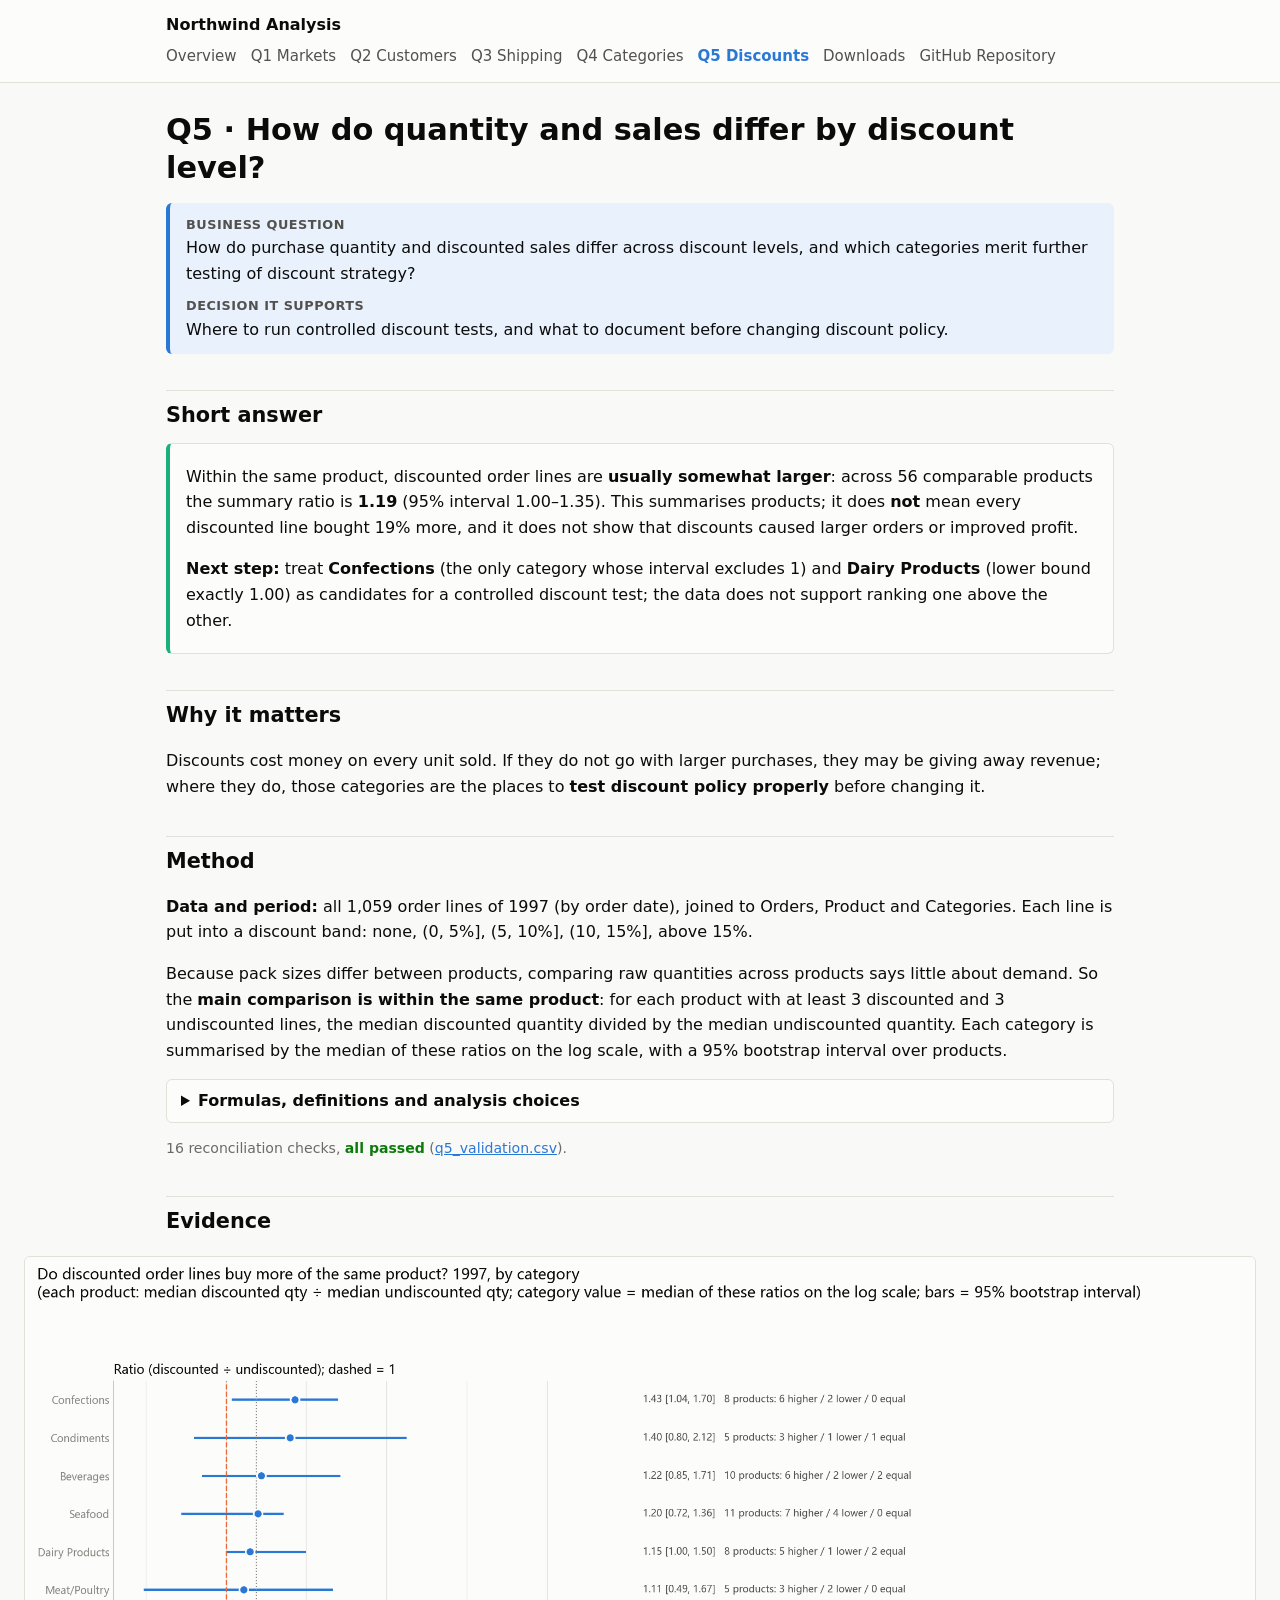
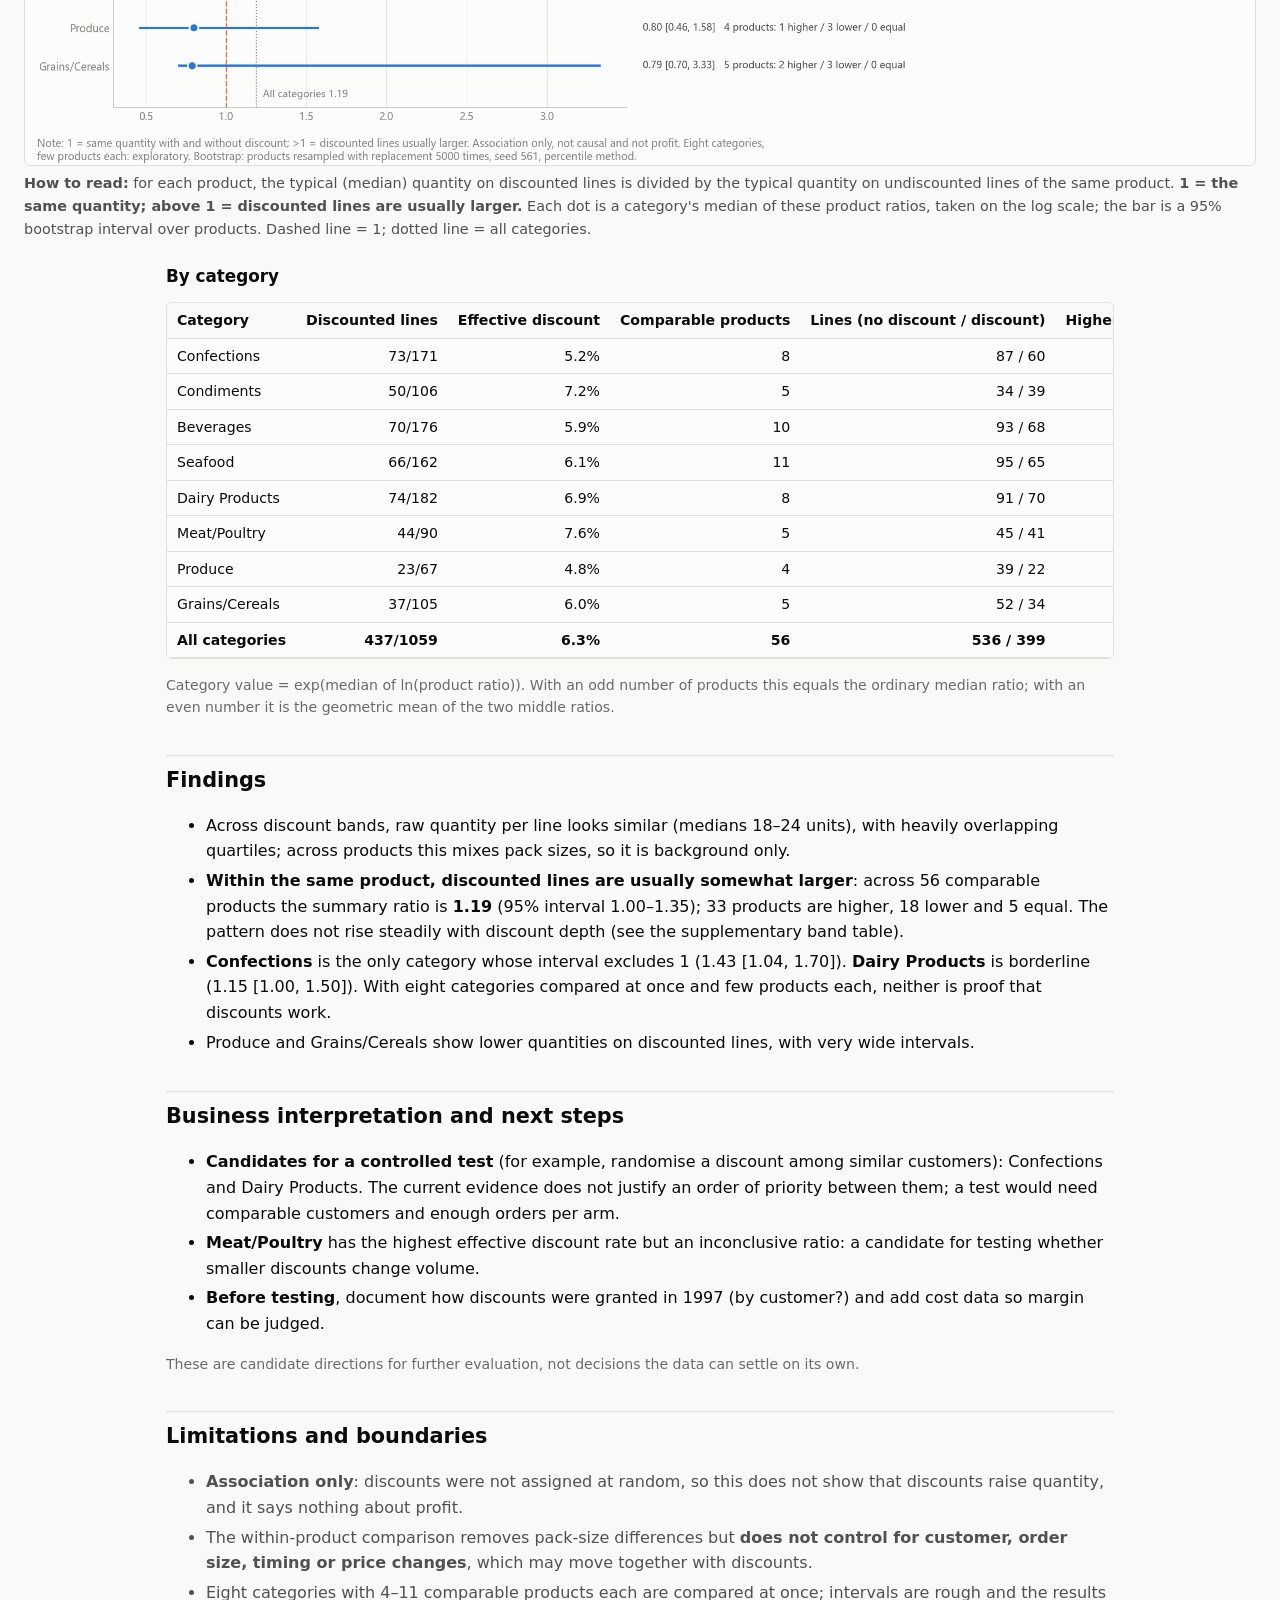
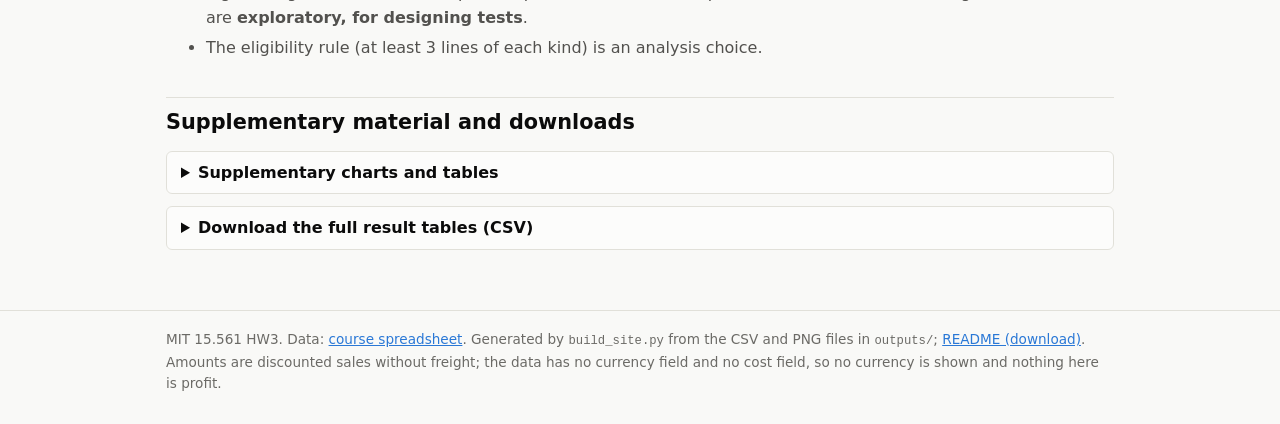
<file: site/q5.html>
<!doctype html>
<html lang="en"><head><meta charset="utf-8">
<meta name="viewport" content="width=device-width, initial-scale=1">
<title>Q5 · How do quantity and sales differ by discount level? · Northwind Analysis</title>
<link rel="stylesheet" href="style.css"></head>
<body><header class="top"><div class="wrap"><span class="brand">Northwind Analysis</span>
<nav><a href="index.html">Overview</a><a href="q1.html">Q1 Markets</a><a href="q2.html">Q2 Customers</a><a href="q3.html">Q3 Shipping</a><a href="q4.html">Q4 Categories</a><a href="q5.html" aria-current="page">Q5 Discounts</a><a href="downloads.html">Downloads</a><a href="https://github.com/ruxideng/ruxideng-15561-hw3" rel="noopener">GitHub Repository</a></nav></div></header>
<main class="wrap"><h1>Q5 · How do quantity and sales differ by discount level?</h1><div class="question"><span class="label">Business question</span>How do purchase quantity and discounted sales differ across discount levels, and which categories merit further testing of discount strategy?<span class="label decision">Decision it supports</span>Where to run controlled discount tests, and what to document before changing discount policy.</div><section><h2>Short answer</h2><div class="answer"><p>Within the same product, discounted order lines are <strong>usually somewhat larger</strong>: across 56 comparable products the summary ratio is <strong>1.19</strong> (95% interval 1.00–1.35). This summarises products; it does <strong>not</strong> mean every discounted line bought 19% more, and it does not show that discounts caused larger orders or improved profit.</p><p><strong>Next step:</strong> treat <strong>Confections</strong> (the only category whose interval excludes 1) and <strong>Dairy Products</strong> (lower bound exactly 1.00) as candidates for a controlled discount test; the data does not support ranking one above the other.</p></div></section><section><h2>Why it matters</h2><p>Discounts cost money on every unit sold. If they do not go with larger purchases, they may be giving away revenue; where they do, those categories are the places to <strong>test discount policy properly</strong> before changing it.</p></section><section><h2>Method</h2><p><strong>Data and period:</strong> all 1,059 order lines of 1997 (by order date), joined to Orders, Product and Categories. Each line is put into a discount band: none, (0, 5%], (5, 10%], (10, 15%], above 15%.</p><p>Because pack sizes differ between products, comparing raw quantities across products says little about demand. So the <strong>main comparison is within the same product</strong>: for each product with at least 3 discounted and 3 undiscounted lines, the median discounted quantity divided by the median undiscounted quantity. Each category is summarised by the median of these ratios on the log scale, with a 95% bootstrap interval over products.</p><details><summary>Formulas, definitions and analysis choices</summary><span class="formula">Band (on the discount rounded to 4 decimals):
  0 | (0, 0.05] | (0.05, 0.10] | (0.10, 0.15] | > 0.15
Effective discount = Σ UnitPrice×Quantity×Discount / Σ UnitPrice×Quantity
Relative quantity = Quantity / median undiscounted Quantity of the same product
Product ratio = median discounted Quantity / median undiscounted Quantity
Category value = exp(median over products of ln(product ratio))</span><p>Rounding fixes single-precision storage (0.05 is stored as 0.0500000007); sales use the stored value. Intervals: resample products with replacement 5,000 times, take the median log ratio each time, use the 2.5th and 97.5th percentiles (percentile method), random seed 561.</p></details><p class="note">16 reconciliation checks, <span class="pass">all passed</span> (<a href="data/q5_discounts/q5_validation.csv">q5_validation.csv</a>).</p></section><section><h2>Evidence</h2><figure><a href="img/q5_within_product_ratio_by_category_en.png"><img src="img/q5_within_product_ratio_by_category_en.png" alt="Within-product quantity ratio by category with 95% intervals" loading="lazy"></a><figcaption><strong>How to read:</strong> for each product, the typical (median) quantity on discounted lines is divided by the typical quantity on undiscounted lines of the same product. <strong>1 = the same quantity; above 1 = discounted lines are usually larger.</strong> Each dot is a category's median of these product ratios, taken on the log scale; the bar is a 95% bootstrap interval over products. Dashed line = 1; dotted line = all categories.</figcaption></figure><h3>By category</h3><div class="table-wrap"><table><thead><tr><th class="l">Category</th><th>Discounted lines</th><th>Effective discount</th><th>Comparable products</th><th>Lines (no discount / discount)</th><th>Higher / lower / equal</th><th>Median ratio [95% interval]</th></tr></thead><tbody><tr><td class="l">Confections</td><td>73/171</td><td>5.2%</td><td>8</td><td>87 / 60</td><td>6 / 2 / 0</td><td>1.43 [1.04, 1.70]</td></tr><tr><td class="l">Condiments</td><td>50/106</td><td>7.2%</td><td>5</td><td>34 / 39</td><td>3 / 1 / 1</td><td>1.40 [0.80, 2.12]</td></tr><tr><td class="l">Beverages</td><td>70/176</td><td>5.9%</td><td>10</td><td>93 / 68</td><td>6 / 2 / 2</td><td>1.22 [0.85, 1.71]</td></tr><tr><td class="l">Seafood</td><td>66/162</td><td>6.1%</td><td>11</td><td>95 / 65</td><td>7 / 4 / 0</td><td>1.20 [0.72, 1.36]</td></tr><tr><td class="l">Dairy Products</td><td>74/182</td><td>6.9%</td><td>8</td><td>91 / 70</td><td>5 / 1 / 2</td><td>1.15 [1.00, 1.50]</td></tr><tr><td class="l">Meat/Poultry</td><td>44/90</td><td>7.6%</td><td>5</td><td>45 / 41</td><td>3 / 2 / 0</td><td>1.11 [0.49, 1.67]</td></tr><tr><td class="l">Produce</td><td>23/67</td><td>4.8%</td><td>4</td><td>39 / 22</td><td>1 / 3 / 0</td><td>0.80 [0.46, 1.58]</td></tr><tr><td class="l">Grains/Cereals</td><td>37/105</td><td>6.0%</td><td>5</td><td>52 / 34</td><td>2 / 3 / 0</td><td>0.79 [0.70, 3.33]</td></tr><tr class="total"><td class="l">All categories</td><td>437/1059</td><td>6.3%</td><td>56</td><td>536 / 399</td><td>33 / 18 / 5</td><td>1.19 [1.00, 1.35]</td></tr></tbody></table></div><p class="note">Category value = exp(median of ln(product ratio)). With an odd number of products this equals the ordinary median ratio; with an even number it is the geometric mean of the two middle ratios.</p></section><section><h2>Findings</h2><ul class="tight"><li>Across discount bands, raw quantity per line looks similar (medians 18–24 units), with heavily overlapping quartiles; across products this mixes pack sizes, so it is background only.</li><li><strong>Within the same product, discounted lines are usually somewhat larger</strong>: across 56 comparable products the summary ratio is <strong>1.19</strong> (95% interval 1.00–1.35); 33 products are higher, 18 lower and 5 equal. The pattern does not rise steadily with discount depth (see the supplementary band table).</li><li><strong>Confections</strong> is the only category whose interval excludes 1 (1.43 [1.04, 1.70]). <strong>Dairy Products</strong> is borderline (1.15 [1.00, 1.50]). With eight categories compared at once and few products each, neither is proof that discounts work.</li><li>Produce and Grains/Cereals show lower quantities on discounted lines, with very wide intervals.</li></ul></section><section><h2>Business interpretation and next steps</h2><ul class="tight"><li><strong>Candidates for a controlled test</strong> (for example, randomise a discount among similar customers): Confections and Dairy Products. The current evidence does not justify an order of priority between them; a test would need comparable customers and enough orders per arm.</li><li><strong>Meat/Poultry</strong> has the highest effective discount rate but an inconclusive ratio: a candidate for testing whether smaller discounts change volume.</li><li><strong>Before testing</strong>, document how discounts were granted in 1997 (by customer?) and add cost data so margin can be judged.</li></ul><p class="note">These are candidate directions for further evaluation, not decisions the data can settle on its own.</p></section><section><h2>Limitations and boundaries</h2><ul class="tight limits"><li><strong>Association only</strong>: discounts were not assigned at random, so this does not show that discounts raise quantity, and it says nothing about profit.</li><li>The within-product comparison removes pack-size differences but <strong>does not control for customer, order size, timing or price changes</strong>, which may move together with discounts.</li><li>Eight categories with 4–11 comparable products each are compared at once; intervals are rough and the results are <strong>exploratory, for designing tests</strong>.</li><li>The eligibility rule (at least 3 lines of each kind) is an analysis choice.</li></ul></section><section><h2>Supplementary material and downloads</h2><details><summary>Supplementary charts and tables</summary><figure><a href="img/q5_quantity_by_discount_band_en.png"><img src="img/q5_quantity_by_discount_band_en.png" alt="Quantity per order line by discount band" loading="lazy"></a><figcaption>Background. Left: quantity on each 1997 order line by discount band (raw units; pack sizes differ, so this cannot compare demand across products). Right: quantity relative to the same product's median undiscounted quantity (log scale; dashed line = 1), for products with at least 3 lines of each kind. Boxes show the interquartile range, thick bars the median.</figcaption></figure><h3>Discount bands (1997 order lines)</h3><div class="table-wrap"><table><thead><tr><th class="l">Band</th><th>Lines</th><th>Unique orders*</th><th>Customers*</th><th>Quantity P25 / median / P75</th><th>Gross sales</th><th>Net sales</th><th>Effective discount</th><th class="l">Values in data</th></tr></thead><tbody><tr><td class="l">No discount</td><td>622</td><td>290</td><td>83</td><td>10 / 20 / 30</td><td>375,480.32</td><td>375,480.32</td><td>0.00%</td><td class="l">0</td></tr><tr><td class="l">(0, 5%]</td><td>98</td><td>47</td><td>31</td><td>15 / 20 / 30</td><td>66,726.34</td><td>63,390.02</td><td>5.00%</td><td class="l">0.05</td></tr><tr><td class="l">(5, 10%]</td><td>98</td><td>40</td><td>30</td><td>10 / 18 / 28</td><td>50,739.41</td><td>45,665.47</td><td>10.00%</td><td class="l">0.1</td></tr><tr><td class="l">(10, 15%]</td><td>78</td><td>35</td><td>23</td><td>13.5 / 24 / 39</td><td>53,993.95</td><td>45,894.86</td><td>15.00%</td><td class="l">0.15</td></tr><tr><td class="l">&gt; 15%</td><td>163</td><td>75</td><td>42</td><td>15 / 20 / 35</td><td>111,448.73</td><td>86,654.53</td><td>22.25%</td><td class="l">0.2, 0.25</td></tr><tr><td class="l">All lines</td><td>1059</td><td>408</td><td>86</td><td>10 / 20 / 30</td><td>658,388.75</td><td>617,085.20</td><td>6.27%</td><td class="l">0, 0.05, 0.1, 0.15, 0.2, 0.25</td></tr></tbody></table></div><p class="note">* Orders and customers can appear in several bands (79 of 408 orders do), so band counts add up to 487, not 408. 53 of 86 customers received a discount at least once; 33 never did.</p><h3>Relative quantity by band (same product)</h3><div class="table-wrap"><table><thead><tr><th class="l">Band</th><th>Lines</th><th>Products</th><th>Relative quantity P25 / median / P75</th></tr></thead><tbody><tr><td class="l">No discount</td><td>536</td><td>56</td><td>0.57 / 1.00 / 1.63</td></tr><tr><td class="l">(0, 5%]</td><td>92</td><td>41</td><td>0.80 / 1.28 / 2.00</td></tr><tr><td class="l">(5, 10%]</td><td>86</td><td>46</td><td>0.50 / 1.00 / 1.74</td></tr><tr><td class="l">(10, 15%]</td><td>69</td><td>42</td><td>0.61 / 1.20 / 2.10</td></tr><tr><td class="l">&gt; 15%</td><td>152</td><td>51</td><td>0.69 / 1.33 / 2.00</td></tr></tbody></table></div></details><details><summary>Download the full result tables (CSV)</summary><ul class="tight"><li><a href="data/q5_discounts/q5_category_discount_summary.csv">q5_category_discount_summary.csv</a> — Category discount use and within-product ratios</li><li><a href="data/q5_discounts/q5_discount_band_summary.csv">q5_discount_band_summary.csv</a> — Discount-band table</li><li><a href="data/q5_discounts/q5_lines_1997.csv">q5_lines_1997.csv</a> — All 1,059 order lines of 1997 with bands</li><li><a href="data/q5_discounts/q5_order_overlap.csv">q5_order_overlap.csv</a> — Orders and customers across bands</li><li><a href="data/q5_discounts/q5_relative_quantity_by_band.csv">q5_relative_quantity_by_band.csv</a> — Relative quantity by band</li><li><a href="data/q5_discounts/q5_validation.csv">q5_validation.csv</a> — Reconciliation checks (expected, actual, pass)</li><li><a href="data/q5_discounts/q5_within_product_comparison.csv">q5_within_product_comparison.csv</a> — Per-product discounted vs undiscounted quantity</li></ul><p class="note">CSV files are UTF-8 with BOM; some headers are in Chinese.</p></details></section></main>
<footer><div class="wrap">MIT 15.561 HW3. Data: <a href="https://docs.google.com/spreadsheets/d/1mD4Hn4NZdJlXMC4EJcSp27vg-_jbxUYJ95vQvMbSpVM/edit">course spreadsheet</a>.
Generated by <code>build_site.py</code> from the CSV and PNG files in <code>outputs/</code>;
<a href="README.md" download>README (download)</a>. Amounts are discounted sales without freight; the
data has no currency field and no cost field, so no currency is shown and nothing here is profit.</div></footer>
</body></html>
</file>
<file: site/style.css>
:root { color-scheme: light dark;
  --bg: #f9f9f7; --surface: #fcfcfb; --ink: #0b0b0b; --ink2: #52514e;
  --muted: #6b6a66; --line: #e1e0d9; --accent: #2a78d6; --accent-soft: #e8f1fc;
  --warn: #b25b00; }
@media (prefers-color-scheme: dark) { :root {
  --bg: #0d0d0d; --surface: #1a1a19; --ink: #f0efec; --ink2: #c3c2b7;
  --muted: #9a998f; --line: #2c2c2a; --accent: #6aa5ef; --accent-soft: #17283d;
  --warn: #f0a24a; } }
* { box-sizing: border-box; }
body { margin: 0; background: var(--bg); color: var(--ink);
  font: 16px/1.6 system-ui, -apple-system, "Segoe UI", "Microsoft YaHei", sans-serif; }
a { color: var(--accent); }
header.top { background: var(--surface); border-bottom: 1px solid var(--line); }
header.top .wrap { display: flex; flex-wrap: wrap; gap: 4px 16px; align-items: baseline;
  padding-top: 12px; padding-bottom: 12px; }
header.top .brand { font-weight: 600; margin-right: auto; }
nav a { text-decoration: none; color: var(--ink2); padding: 2px 0; }
nav a[aria-current] { color: var(--accent); font-weight: 600; }
nav { display: flex; flex-wrap: wrap; gap: 4px 14px; font-size: 15px; }
.wrap { max-width: 980px; margin: 0 auto; padding-left: 16px; padding-right: 16px; }
main { padding-bottom: 48px; }
h1 { font-size: 1.9rem; line-height: 1.25; margin: 28px 0 8px; }
h2 { font-size: 1.3rem; margin: 36px 0 10px; padding-top: 8px; border-top: 1px solid var(--line); }
h3 { font-size: 1.05rem; margin: 22px 0 6px; }
.lede { color: var(--ink2); font-size: 1.05rem; margin-top: 0; }
.question { background: var(--accent-soft); border-left: 4px solid var(--accent);
  padding: 12px 16px; border-radius: 6px; margin: 16px 0; }
.question .label { display: block; font-size: .8rem; letter-spacing: .04em;
  text-transform: uppercase; color: var(--ink2); font-weight: 600; }
.question .decision { margin-top: 10px; }
.answer { background: var(--surface); border: 1px solid var(--line); border-left: 4px solid #1baf7a;
  border-radius: 6px; padding: 4px 16px; }
strong { font-weight: 700; }
/* Charts may extend past the 980px text column on wide screens so their labels stay readable. */
figure { width: min(1240px, calc(100vw - 48px)); position: relative; left: 50%; transform: translateX(-50%); }
@media (max-width: 1020px) { figure { width: auto; left: auto; transform: none; } }
.cards { display: grid; grid-template-columns: repeat(auto-fit, minmax(260px, 1fr)); gap: 14px; }
.card { background: var(--surface); border: 1px solid var(--line); border-radius: 8px; padding: 14px 16px; }
.card h3 { margin-top: 0; }
.card p { margin: 6px 0; }
.stat { display: grid; grid-template-columns: repeat(auto-fit, minmax(150px, 1fr)); gap: 10px; margin: 14px 0; }
.stat div { background: var(--surface); border: 1px solid var(--line); border-radius: 8px; padding: 10px 12px; }
.stat b { display: block; font-size: 1.35rem; font-variant-numeric: tabular-nums; }
.stat span { color: var(--ink2); font-size: .85rem; }
figure { margin: 18px 0; }
figure img { width: 100%; height: auto; display: block; border: 1px solid var(--line);
  border-radius: 6px; background: #fcfcfb; }
figcaption { color: var(--ink2); font-size: .9rem; margin-top: 6px; }
.table-wrap { overflow-x: auto; margin: 12px 0; border: 1px solid var(--line); border-radius: 6px;
  background: var(--surface); }
table { border-collapse: collapse; width: 100%; font-size: .88rem; }
th, td { padding: 6px 10px; border-bottom: 1px solid var(--line); text-align: right;
  white-space: nowrap; font-variant-numeric: tabular-nums; }
th:first-child, td:first-child, th.l, td.l { text-align: left; }
td.wrap-cell { white-space: normal; min-width: 180px; text-align: left; }
thead th { background: var(--bg); position: sticky; top: 0; }
tr.total td { font-weight: 600; }
.note { color: var(--muted); font-size: .88rem; }
details { background: var(--surface); border: 1px solid var(--line); border-radius: 6px;
  padding: 8px 14px; margin: 12px 0; }
summary { cursor: pointer; font-weight: 600; }
code, .formula { font-family: ui-monospace, Consolas, monospace; font-size: .9em; }
.formula { display: block; overflow-x: auto; padding: 8px 10px; background: var(--bg);
  border-radius: 4px; margin: 8px 0; white-space: pre-wrap; }
ul.tight li { margin: 4px 0; }
.limits li { color: var(--ink2); }
.pass { color: #0c7a0c; font-weight: 600; }
@media (prefers-color-scheme: dark) { .pass { color: #4ccf4c; } }
footer { border-top: 1px solid var(--line); color: var(--muted); font-size: .85rem; padding: 18px 0 30px; }
@media (max-width: 600px) { h1 { font-size: 1.5rem; } body { font-size: 15px; } }
</file>
